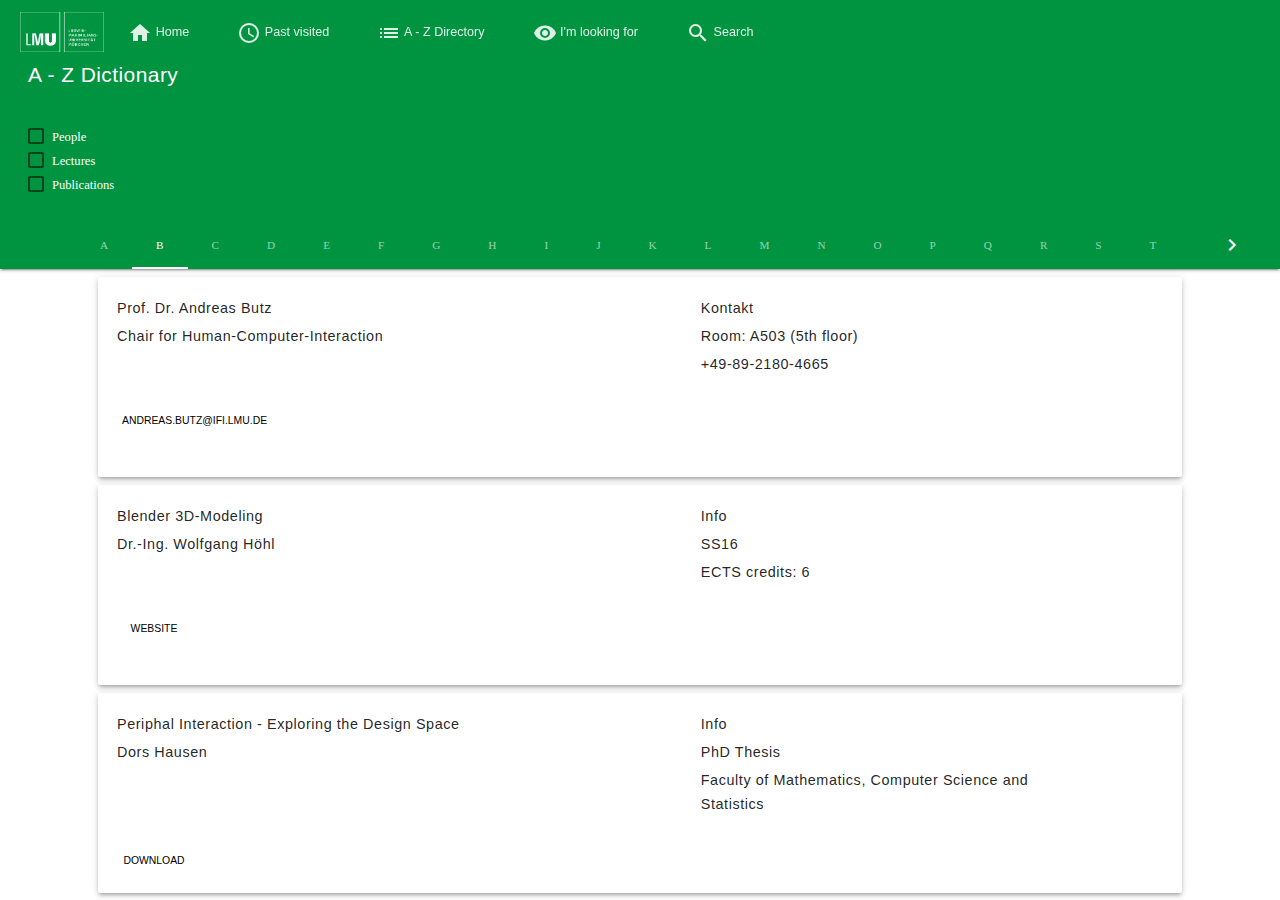
<file: directory.html>
<html>
<meta name="viewport" content="width=device-width, initial-scale=1.0">
<link rel="stylesheet" href="https://fonts.googleapis.com/icon?family=Material+Icons">
<link rel="stylesheet" href="css/material/material.min.css">

<link rel="stylesheet" href="css/app.css">
<link rel="stylesheet" href="assets/font-awesome/css/font-awesome.min.css">
<!-- <script defer src="https://code.getmdl.io/1.2.1/material.min.js"></script> -->
<!-- Simple header with scrollable tabs. -->
<body>
<div class="mdl-layout mdl-js-layout mdl-layout--fixed-header">

  <header class="mdl-layout__header" id="lmu-medieninfo-top">

    <div class="mdl-layout__header-row">
      <!-- Title -->
      <!-- <span class="mdl-layout-title"> -->
      <img class="lmu-logo" src="logo.png" height="40x">
      <!-- </span> -->
      <nav class="mdl-layout--large-screen-only mdl-navigation mdl-typography--body-1-force-preferred-font">
                      <a class="mdl-navigation__link logo-font" href="home.html"><i class="material-icons">home</i> Home</a>
                      <a class="mdl-navigation__link logo-font" onclick="openNav()" href="javascript:void(0)"><i class="material-icons">access_time</i> Past visited</a>
                      <a class="mdl-navigation__link logo-font" href=""><i class="material-icons">list</i> A - Z Directory</a>
                      <a class="mdl-navigation__link logo-font" href=""><i class="material-icons">remove_red_eye</i> I'm looking for</a>
                      <a class="mdl-navigation__link logo-font" href=""><i class="material-icons">search</i> Search</a>
      </nav>
    </div>
    <div class="mdl-cell mdl-cell--3-col mdl-cell--4-col-tablet mdl-cell--4-col-phone">
    <span class="mdl-layout-title">A - Z Dictionary</span><br><br>
    <!-- <a name="lmu-medieninfo-top"> -->
    <p>
            <label class="mdl-checkbox mdl-js-checkbox mdl-js-ripple-effect" for="checkbox-1">
            <input type="checkbox" id="checkbox-1" class="mdl-checkbox__input">
            <span class="mdl-checkbox__label">People</span>
            </label>
            <label class="mdl-checkbox mdl-js-checkbox mdl-js-ripple-effect" for="checkbox-2">
              <input type="checkbox" id="checkbox-2" class="mdl-checkbox__input">
              <span class="mdl-checkbox__label">Lectures</span>
            </label>
            <label class="mdl-checkbox mdl-js-checkbox mdl-js-ripple-effect" for="checkbox-3">
              <input type="checkbox" id="checkbox-3" class="mdl-checkbox__input">
              <span class="mdl-checkbox__label">Publications</span>
            </label>
    </p>
  </div>

    <!-- Tabs -->
    <div class="mdl-layout__tab-bar mdl-js-ripple-effect ">
      <a href="#scroll-tab-1" class="mdl-layout__tab">A</a>
        <a href="#scroll-tab-2" class="mdl-layout__tab is-active">B</a>
        <a href="#scroll-tab-3" class="mdl-layout__tab">C</a>
        <a href="#scroll-tab-4" class="mdl-layout__tab">D</a>
        <a href="#scroll-tab-5" class="mdl-layout__tab">E</a>
        <a href="#scroll-tab-6" class="mdl-layout__tab">F</a>
        <a href="#scroll-tab-3" class="mdl-layout__tab">G</a>
        <a href="#scroll-tab-4" class="mdl-layout__tab">H</a>
        <a href="#scroll-tab-5" class="mdl-layout__tab">I</a>
        <a href="#scroll-tab-6" class="mdl-layout__tab">J</a>
        <a href="#scroll-tab-3" class="mdl-layout__tab">K</a>
        <a href="#scroll-tab-4" class="mdl-layout__tab">L</a>
        <a href="#scroll-tab-5" class="mdl-layout__tab">M</a>
        <a href="#scroll-tab-6" class="mdl-layout__tab">N</a>
        <a href="#scroll-tab-3" class="mdl-layout__tab">O</a>
        <a href="#scroll-tab-4" class="mdl-layout__tab">P</a>
        <a href="#scroll-tab-5" class="mdl-layout__tab">Q</a>
        <a href="#scroll-tab-6" class="mdl-layout__tab">R</a>
        <a href="#scroll-tab-3" class="mdl-layout__tab">S</a>
        <a href="#scroll-tab-4" class="mdl-layout__tab">T</a>
        <a href="#scroll-tab-5" class="mdl-layout__tab">U</a>
        <a href="#scroll-tab-6" class="mdl-layout__tab">V</a>
        <a href="#scroll-tab-6" class="mdl-layout__tab">W</a>
        <a href="#scroll-tab-3" class="mdl-layout__tab">X</a>
        <a href="#scroll-tab-4" class="mdl-layout__tab">Y</a>
        <a href="#scroll-tab-5" class="mdl-layout__tab">Z</a>
    </div>
  </header>

  <!-- <! For small screens show a drawer -->
  <div class="mdl-layout__drawer mdl-layout--small-screen-only">
        <!-- <span class="mdl-layout-title"> -->
          <!-- <img class="android-logo-image" src="images/android-logo-white.png"> -->
        <!-- </span> -->
          <nav class="mdl-navigation">

          <!-- <div class="mdl-grid mdl-cell--stretch mdl-cell--right"> -->
          <!-- <div class="mdl-layout-spacer"></div> -->
             <!-- <div class="mdl-layout-spacer"></div> -->
             <!-- <div class="mdl-layout-spacer"></div> -->
             <!-- <div class="mdl-cell mdl-cell--4-col"> -->
             <!-- <a class="logo-font" href=""><i class="material-icons">close</i></a> -->
          <!-- </div> -->
          <!-- <a class="logo-font close-window-button" href=""><i class="material-icons">close</i></a> -->
          <a class="mdl-navigation__link logo-font" href=""><i class="material-icons">search</i> Search</a>
          <div class="android-drawer-separator"></div>
          <a class="mdl-navigation__link logo-font" href="home.html"><i class="material-icons">home</i> Home</a>
          <div class="android-drawer-separator"></div>
          <a class="mdl-navigation__link logo-font" onclick="openNav()" href="javascript:void(0)"><i class="material-icons">access_time</i> Past visited</a>
          <div class="android-drawer-separator"></div>
          <a class="mdl-navigation__link logo-font" href=""><i class="material-icons">list</i> A - Z Directory</a>
          <div class="android-drawer-separator"></div>
          <a class="mdl-navigation__link logo-font" href=""><i class="material-icons">remove_red_eye</i> I'm looking for</a>
          <!-- <span class="mdl-navigation__link" href="">Versions</span> -->
          <a class="mdl-navigation__link" href="">Infos about attending</a>
          <a class="mdl-navigation__link" href="">Student resources</a>
          <a class="mdl-navigation__link" href="">Faculty/Staff Resources</a>
          <a class="mdl-navigation__link" href="">Current lectures</a>
          <a class="mdl-navigation__link" href="">Current resources</a>
        </nav>

  </div>
  <!-- Right align the drawer button -->
  <style>
  </style>
 <main class="mdl-layout__content">
    <section class="mdl-layout__tab-panel is-active" id="scroll-tab-1">
      <div class="page-content"><!-- Your content goes here --></div>
    </section>
    <section class="mdl-layout__tab-panel" id="scroll-tab-2">
      <div class="page-content"><!-- Your content goes here --></div>
    </section>
    <section class="mdl-layout__tab-panel" id="scroll-tab-3">
      <div class="page-content"><!-- Your content goes here --></div>
    </section>
    <section class="mdl-layout__tab-panel" id="scroll-tab-4">
      <div class="page-content"><!-- Your content goes here --></div>
    </section>
    <section class="mdl-layout__tab-panel" id="scroll-tab-5">
      <div class="page-content"><!-- Your content goes here --></div>
    </section>
    <section class="mdl-layout__tab-panel" id="scroll-tab-6">
      <div class="page-content"><!-- Your content goes here --></div>
    </section>
  </main>
  <!-- <div class=""> -->
          <!-- <div class="mdl-typography--display-1-color-contrast"></div> -->
          <!-- For small screens -->
  <main>
          <div class="mdl-grid lmu-max-width mdl-layout--small-screen-only">
            <div class="lmu-card-height mdl-cell mdl-cell--12-col mdl-cell--4-col-tablet mdl-cell--4-col-phone mdl-card mdl-shadow--3dp">
              <div class="mdl-card__media">
                <!-- <img src="images/more-from-1.png"> -->
              </div>
              <div class="mdl-card__title">
                 <h4 class="mdl-card__title-text">Prof. Dr. Andreas Butz</h4>
              </div>
              <div class="mdl-card__supporting-text">
                <span class="mdl-typography--font-light mdl-typography--subhead">
                  Chair for Human-Computer-Interaction<br><br>
                  <b>Contact</b><br>
                  Room: A503<br>
                  +49-89-2180-4665</span>
              </div>
              <div class="mdl-card__actions">
                 <a class="android-link mdl-button mdl-js-button mdl-typography--text-uppercase" href="">
                   andreas.butz@ifi.lmu.de
                   <!-- <i class="material-icons">chevron_right</i> -->
                 </a>
              </div>
            </div>

            <div class="mdl-cell mdl-cell--12-col mdl-cell--4-col-tablet mdl-cell--4-col-phone mdl-card mdl-shadow--3dp">
              <div class="mdl-card__media">
                <!-- <img src="images/more-from-4.png"> -->
              </div>
              <div class="mdl-card__title">
                 <h4 class="mdl-card__title-text">Blender 3D-Modeling</h4>
              </div>
              <div class="mdl-card__supporting-text">
                <span class="mdl-typography--font-light mdl-typography--subhead">
                <!-- <p> -->
                Dr.-Ing. Wolfang Höhl
                <br><br>
                <b>Info</b><br>
                SS 16<br>
                ECTS credits: 6
                <!-- </p> -->
                </span>
              </div>
              <div class="mdl-card__actions">
                 <a class="android-link mdl-button mdl-js-button mdl-typography--text-uppercase" href="">
                   Website
                   <!-- <i class="material-icons">chevron_right</i> -->
                 </a>
              </div>
            </div>

            <div class="mdl-cell mdl-cell--12-col mdl-cell--4-col-tablet mdl-cell--4-col-phone mdl-card mdl-shadow--3dp">
              <div class="mdl-card__media">
                <!-- <img src="images/more-from-2.png"> -->
              </div>
              <div class="mdl-card__title">
                 <h4 class="mdl-card__title-text">Periphal Interaction - Exploring the Design Space</h4>
              </div>
              <div class="mdl-card__supporting-text">
                <span class="mdl-typography--font-light mdl-typography--subhead">
                  <!-- <p> -->
                  Doris Hausen<br><br>
                  <b>Info</b><br>
                  PhD thesis<br>
                  Faculty of Mathematics, Computer Science and Statistics
                  <!-- </p> -->
                </span>
              </div>
              <div class="mdl-card__actions">
                 <a class="android-link mdl-button mdl-js-button mdl-typography--text-uppercase" href="">
                   Download
                   <!-- <i class="material-icons">chevron_right</i> -->
                 </a>
              </div>
            </div>


          </div>
          <!-- For large screens -->
          <div class="mdl-grid lmu-max-width mdl-layout--large-screen-only">
            <div class="lmu-card-height mdl-cell mdl-cell--12-col mdl-cell--4-col-tablet mdl-cell--4-col-phone mdl-card mdl-shadow--3dp">
              <div class="mdl-card__media">
                <!-- <img src="images/more-from-1.png"> -->
              </div>
              <!-- <div class="mdl-card__title"> -->
                 <!-- <h4 class="mdl-card__title-text">Prof. Dr. Andreas Butz</h4> -->
              <!-- </div> -->
              <div class="mdl-card__supporting-text mdl-typography--font-light mdl-typography--subhead">
                  <table style="width:100%">
                  <tr>
                    <th class="mdl-typography--subhead" style="width:60%">Prof. Dr. Andreas Butz</th>
                    <th class="mdl-typography--subhead">Kontakt</th>
                  </tr>
                  <tr>
                    <td class="mdl-typography--font-light mdl-typography--subhead">
                    Chair for Human-Computer-Interaction
                    </td>
                    <td class="mdl-typography--font-light mdl-typography--subhead">
                    Room: A503 (5th floor)
                  </td>
                  </tr>
                  <tr>
                    <td class="mdl-typography--font-light mdl-typography--subhead"></td>
                    <td class="mdl-typography--font-light mdl-typography--subhead">+49-89-2180-4665</td>
                  </tr>

                  </table>

              </div>
              <div class="mdl-card__actions">
                 <a class="android-link mdl-button mdl-js-button mdl-typography--text-uppercase" href="">
                   andreas.butz@ifi.lmu.de
                   <!-- <i class="material-icons">chevron_right</i> -->
                 </a>
              </div>
            </div>
            <div class="lmu-card-height mdl-cell mdl-cell--12-col mdl-cell--4-col-tablet mdl-cell--4-col-phone mdl-card mdl-shadow--3dp">
              <div class="mdl-card__media">
                <!-- <img src="images/more-from-1.png"> -->
              </div>
              <!-- <div class="mdl-card__title"> -->
                 <!-- <h4 class="mdl-card__title-text">Prof. Dr. Andreas Butz</h4> -->
              <!-- </div> -->
              <div class="mdl-card__supporting-text mdl-typography--font-light mdl-typography--subhead">
                  <table style="width:100%">
                  <tr>
                    <th class="mdl-typography--subhead" style="width:60%">Blender 3D-Modeling</th>
                    <th class="mdl-typography--subhead">Info</th>
                  </tr>
                  <tr>
                    <td class="mdl-typography--font-light mdl-typography--subhead">Dr.-Ing. Wolfgang Höhl
                    </td>
                    <td class="mdl-typography--font-light mdl-typography--subhead">SS16
                  </td>
                  </tr>
                  <tr>
                    <td class="mdl-typography--font-light mdl-typography--subhead"></td>
                    <td class="mdl-typography--font-light mdl-typography--subhead">ECTS credits: 6</td>
                  </tr>

                  </table>

              </div>
              <div class="mdl-card__actions">
                 <a class="android-link mdl-button mdl-js-button mdl-typography--text-uppercase" href="">
                   Website
                   <!-- <i class="material-icons">chevron_right</i> -->
                 </a>
              </div>
            </div>

            <div class="lmu-card-height mdl-cell mdl-cell--12-col mdl-cell--4-col-tablet mdl-cell--4-col-phone mdl-card mdl-shadow--3dp">
              <div class="mdl-card__media">
                <!-- <img src="images/more-from-1.png"> -->
              </div>
              <!-- <div class="mdl-card__title"> -->
                 <!-- <h4 class="mdl-card__title-text">Prof. Dr. Andreas Butz</h4> -->
              <!-- </div> -->
              <div class="mdl-card__supporting-text mdl-typography--font-light mdl-typography--subhead">
                  <table style="width:100%">
                  <tr>
                    <th class="mdl-typography--subhead" style="width:60%">Periphal Interaction - Exploring the Design Space</th>
                    <th class="mdl-typography--subhead">Info</th>
                  </tr>
                  <tr>
                    <td class="mdl-typography--font-light mdl-typography--subhead">
                    Dors Hausen
                    </td>
                    <td class="mdl-typography--font-light mdl-typography--subhead">
                    PhD Thesis
                  </td>
                  </tr>
                  <tr>
                    <td class="mdl-typography--font-light mdl-typography--subhead"></td>
                    <td class="mdl-typography--font-light mdl-typography--subhead">Faculty of Mathematics, Computer Science and Statistics</td>
                  </tr>

                  </table>

              </div>
              <div class="mdl-card__actions">
                 <a class="android-link mdl-button mdl-js-button mdl-typography--text-uppercase" href="">
                   Download
                   <!-- <i class="material-icons">chevron_right</i> -->
                 </a>
              </div>
            </div>


          </div>
          <!-- <body> -->
          <!-- <div class="footer mdl-cell mdl-cell--12-col"> -->
          <div class="back-to-top mdl-cell mdl-cell--12-col">
              <div class="cell-content">
                <button class="mdl-cell--stretch mdl-cell--middle mdl-button mdl-js-button mdl-button--fab">
                  <a href="#lmu-medieninfo-top"><i class="material-icons">keyboard_arrow_up</i></a>
                </button>
              </div>
          </div>
          <div class="footer mdl-cell mdl-cell--12-col">
            <div class="footer-upper color-dark-green">
              <h5 class="lmu-footer">Institut für Informatik <br> LFE Medieninformatik </h5>
              <p class="lmu-footer">
                Amalienstraße 17 <br>
                Vordergebäude, 5. Stock, Zimmer 507 <br>
                80333 München <br>
                Germany
              </p>
              <div class="social-media-icons">
                <i class="fa fa-facebook-square" aria-hidden="true"></i>
                <i class="fa fa-youtube-square" aria-hidden="true"></i>
                <i class="fa fa-wordpress" aria-hidden="true"></i>
                <i class="fa fa-twitter-square" aria-hidden="true"></i>
                <i class="fa fa-linkedin-square" aria-hidden="true"></i>
              </div>
            </div>
            <div class="footer-lower color-dark-grey">
              <a href="#">Impressum</a>
              <a href="#">Privacy Agreement</a>
            </div>
          </div>
          <!-- </body> -->
    <!-- </div> -->
  </main>
  </div>
</body>

<script src="js/material/material.min.js"></script>

<script src="js/app.js"></script>
</html>
</file>
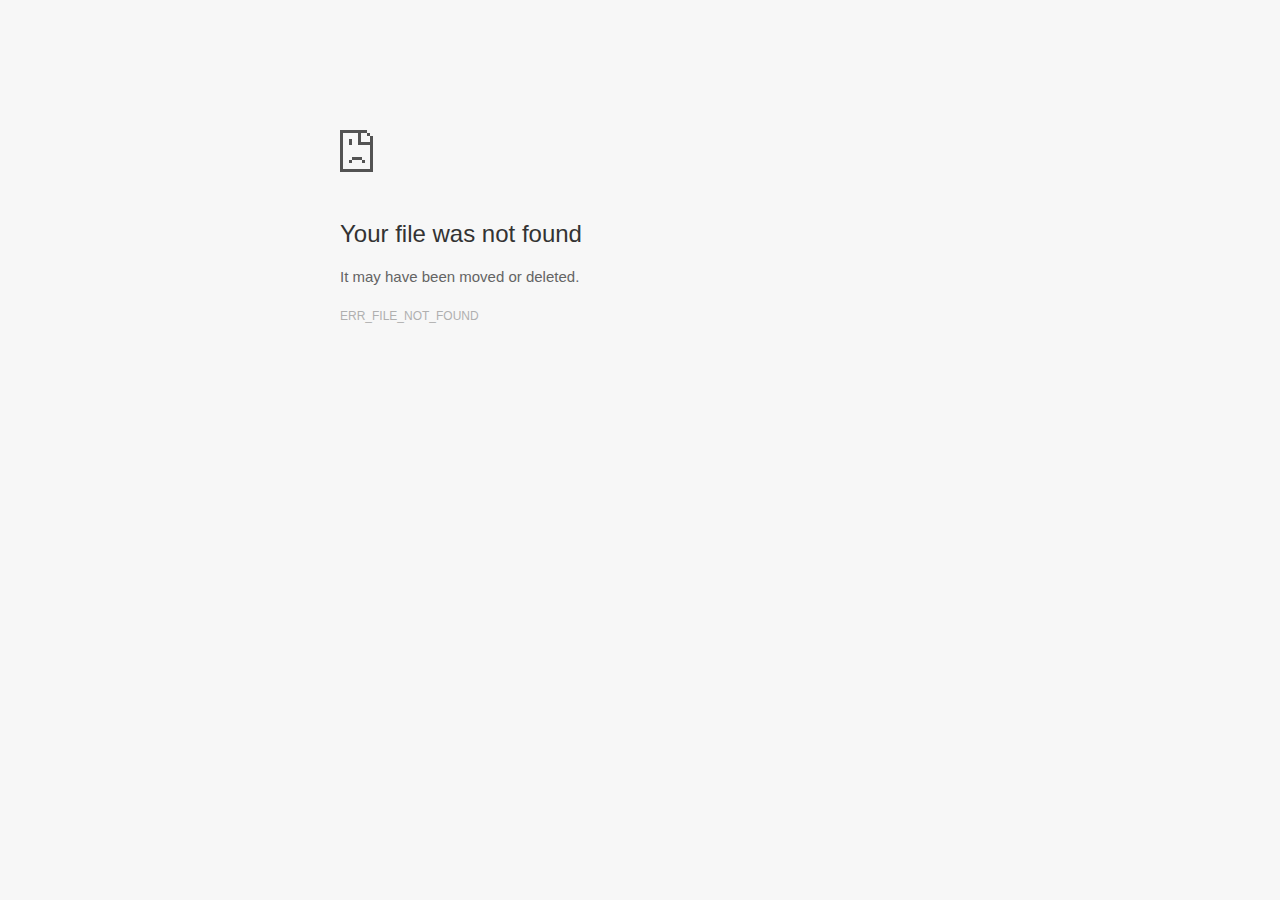
<file: assets/images/past-visited.htm>
<!DOCTYPE html>
<!-- saved from url=(0028)data:text/html,chromewebdata -->
<html i18n-values="dir:textdirection;lang:language" dir="ltr" lang="en" i18n-processed=""><head><meta http-equiv="Content-Type" content="text/html; charset=UTF-8">
  
  <meta name="viewport" content="width=device-width, initial-scale=1.0,
                                 maximum-scale=1.0, user-scalable=no">
  <title i18n-content="title">file:///Users/petergleixner/Documents/Uni/MMIII/lmu_redesign/past-visited.html</title>
  <style>/* Copyright 2014 The Chromium Authors. All rights reserved.
   Use of this source code is governed by a BSD-style license that can be
   found in the LICENSE file. */

a {
  color: #585858;
}

.bad-clock .icon {
  background-image: -webkit-image-set(
      url([data-uri]) 1x,
      url([data-uri]) 2x);
}

body {
  background-color: #f7f7f7;
  color: #646464;
}

body.safe-browsing {
  background-color: rgb(206, 52, 38);
  color: white;
}

button {
  -webkit-user-select: none;
  background: rgb(66, 133, 244);
  border: 0;
  border-radius: 2px;
  box-sizing: border-box;
  color: #fff;
  cursor: pointer;
  float: right;
  font-size: .875em;
  margin: 0;
  padding: 10px 24px;
  transition: box-shadow 200ms cubic-bezier(0.4, 0, 0.2, 1);
}

[dir='rtl'] button {
  float: left;
}

button:active {
  background: rgb(50, 102, 213);
  outline: 0;
}

button:hover {
  box-shadow: 0 1px 3px rgba(0, 0, 0, .50);
}

#debugging {
  display: inline;
  overflow: auto;
}

.debugging-content {
  line-height: 1em;
  margin-bottom: 0;
  margin-top: 1em;
}

.debugging-title {
  font-weight: bold;
}

#details {
  color: #696969;
  margin: 45px 0 50px;
}

#details p:not(:first-of-type) {
  margin-top: 20px;
}

#details-button {
  background: inherit;
  border: 0;
  float: none;
  margin: 0;
  padding: 10px 0;
  text-transform: uppercase;
}

#details-button:hover {
  box-shadow: inherit;
  text-decoration: underline;
}

.error-code {
  color: #696969;
  display: inline;
  font-size: .86667em;
  margin-top: 15px;
  opacity: .5;
  text-transform: uppercase;
}

#error-debugging-info {
  font-size: 0.8em;
}

h1 {
  color: #333;
  font-size: 1.6em;
  font-weight: normal;
  line-height: 1.25em;
  margin-bottom: 16px;
}

h2 {
  font-size: 1.2em;
  font-weight: normal;
}

.hidden {
  display: none;
}

html {
  -webkit-text-size-adjust: 100%;
  font-size: 125%;
}

.icon {
  background-repeat: no-repeat;
  background-size: 100%;
  height: 72px;
  margin: 0 0 40px;
  width: 72px;
}

input[type=checkbox] {
  opacity: 0;
}

input[type=checkbox]:focus ~ .checkbox {
  outline: -webkit-focus-ring-color auto 5px;
}

.interstitial-wrapper {
  box-sizing: border-box;
  font-size: 1em;
  line-height: 1.6em;
  margin: 100px auto 0;
  max-width: 600px;
  width: 100%;
}

#main-message > p {
  display: inline;
}

#extended-reporting-opt-in {
  font-size: .875em;
  margin-top: 39px;
}

#extended-reporting-opt-in label {
  position: relative;
}

.nav-wrapper {
  margin-top: 51px;
}

.nav-wrapper::after {
  clear: both;
  content: '';
  display: table;
  width: 100%;
}

.safe-browsing :-webkit-any(
    a, #details, #details-button, h1, h2, p, .small-link) {
  color: white;
}

.safe-browsing button {
  background-color: rgba(255, 255, 255, .15);
}

.safe-browsing button:active {
  background-color: rgba(255, 255, 255, .25);
}

.safe-browsing button:hover {
  box-shadow: 0 2px 3px rgba(0, 0, 0, .5);
}

.safe-browsing .error-code {
  display: none;
}

.safe-browsing .new-icons {
  background-image: -webkit-image-set(
      url([data-uri]) 1x,
      url([data-uri]) 2x);
}

.safe-browsing .old-icons {
  background-image: -webkit-image-set(
      url([data-uri]) 1x,
      url([data-uri]) 2x);
}

.small-link {
  color: #696969;
  font-size: .875em;
}

.ssl .new-icons {
  background-image: -webkit-image-set(
      url([data-uri]) 1x,
      url([data-uri]) 2x);
}

.ssl .old-icons {
  background-image: -webkit-image-set(
      url([data-uri]) 1x,
      url([data-uri]) 2x);
}

.captive-portal .icon {
  background-image: -webkit-image-set(
      url([data-uri]) 1x,
      url([data-uri]) 2x);
}

.checkbox {
  background: transparent;
  border: 1px solid white;
  border-radius: 2px;
  display: block;
  height: 14px;
  left: 0;
  position: absolute;
  right: 0;
  top: -1px;
  width: 14px;
}

.checkbox::before {
  background: transparent;
  border: 2px solid white;
  border-right-width: 0;
  border-top-width: 0;
  content: '';
  height: 4px;
  left: 2px;
  opacity: 0;
  position: absolute;
  top: 3px;
  transform: rotate(-45deg);
  width: 9px;
}

.ssl-opt-in .checkbox {
  border-color: #696969;
}

.ssl-opt-in .checkbox::before {
  border-color: #696969;
}

input[type=checkbox]:checked ~ .checkbox::before {
  opacity: 1;
}

@media (max-width: 700px) {
  .interstitial-wrapper {
    padding: 0 10%;
  }

  #error-debugging-info {
    overflow: auto;
  }
}

@media (max-height: 600px) {
  .error-code {
    margin-top: 10px;
  }
}

@media (max-width: 420px) {
  button,
  [dir='rtl'] button,
  .small-link {
    float: none;
    font-size: .825em;
    font-weight: 400;
    margin: 0;
    text-transform: uppercase;
    width: 100%;
  }

  #details {
    margin: 20px 0 20px 0;
  }

  #details p:not(:first-of-type) {
    margin-top: 10px;
  }

  #details-button {
    display: block;
    margin-top: 20px;
    text-align: center;
    width: 100%;
  }

  .interstitial-wrapper {
    padding: 0 5%;
  }

  #extended-reporting-opt-in {
    margin-top: 24px;
  }

  .nav-wrapper {
    margin-top: 30px;
  }
}

/**
 * Mobile specific styling.
 * Navigation buttons are anchored to the bottom of the screen.
 * Details message replaces the top content in its own scrollable area.
 */

@media (max-width: 420px) and (max-height: 736px) and (orientation: portrait) {
  #details-button {
    border: 0;
    margin: 8px 0 0;
  }

  .secondary-button {
    -webkit-margin-end: 0;
    margin-top: 16px;
  }
}

/* Fixed nav. */
@media (min-width: 240px) and (max-width: 420px) and
       (min-height: 401px) and (max-height: 736px) and (orientation:portrait),
       (min-width: 421px) and (max-width: 736px) and (min-height: 240px) and
       (max-height: 420px) and (orientation:landscape) {
  body .nav-wrapper {
    background: #f7f7f7;
    bottom: 0;
    box-shadow: 0 -22px 40px rgb(247, 247, 247);
    left: 0;
    margin: 0;
    max-width: 736px;
    padding-left: 24px;
    padding-right: 24px;
    position: fixed;
    z-index: 1;
  }

  body.safe-browsing .nav-wrapper {
    background: rgb(206, 52, 38);
    box-shadow: 0 -22px 40px rgb(206, 52, 38);
  }

  .interstitial-wrapper {
    max-width: 736px;
  }

  #details,
  #main-content {
    padding-bottom: 40px;
  }
}

@media (max-width: 420px) and (max-height: 736px) and (orientation: portrait),
       (max-width: 736px) and (max-height: 420px) and (orientation: landscape) {
  body {
    margin: 0 auto;
  }

  button,
  [dir='rtl'] button,
  button.small-link {
    font-family: Roboto-Regular,Helvetica;
    font-size: .933em;
    font-weight: 600;
    margin: 6px 0;
    text-transform: uppercase;
  }

  .nav-wrapper {
    box-sizing: border-box;
    padding-bottom: 8px;
    width: 100%;
  }

  .error-code {
    margin-top: 0;
  }

  #details {
    box-sizing: border-box;
    height: auto;
    margin: 0;
    opacity: 1;
    transition: opacity 250ms cubic-bezier(0.4, 0, 0.2, 1);
  }

  #details.hidden,
  #main-content.hidden {
    display: block;
    height: 0;
    opacity: 0;
    overflow: hidden;
    transition: none;
  }

  #details-button {
    padding-bottom: 16px;
    padding-top: 16px;
  }

  h1 {
    font-size: 1.5em;
    margin-bottom: 8px;
  }

  .icon {
    margin-bottom: 12px;
  }

  .interstitial-wrapper {
    box-sizing: border-box;
    margin: 24px auto 12px;
    padding: 0 24px;
    position: relative;
  }

  .interstitial-wrapper p {
    font-size: .95em;
    line-height: 1.61em;
    margin-top: 8px;
  }

  #main-content {
    margin: 0;
    transition: opacity 100ms cubic-bezier(0.4, 0, 0.2, 1);
  }

  .small-link {
    border: 0;
  }

  .suggested-left > #control-buttons,
  .suggested-right > #control-buttons {
    float: none;
    margin: 0;
  }
}

@media (min-height: 400px) and (orientation:portrait) {
  .interstitial-wrapper {
    margin-bottom: 145px;
  }
}

@media (min-height: 299px) and (orientation:portrait) {
  .nav-wrapper {
    padding-bottom: 16px;
  }
}

@media (min-height: 405px) and (max-height: 736px) and
       (max-width: 420px) and (orientation:portrait) {
  .icon {
    margin-bottom: 24px;
  }

  .interstitial-wrapper {
    margin-top: 64px;
  }
}

@media (min-height: 480px) and (max-width: 420px) and
       (max-height: 736px) and (orientation: portrait),
       (min-height: 338px) and (max-height: 420px) and (max-width: 736px) and
       (orientation: landscape) {
  .icon {
    margin-bottom: 24px;
  }

  .nav-wrapper {
    padding-bottom: 24px;
  }
}

@media (min-height: 500px) and (max-width: 414px) and (orientation: portrait) {
  .interstitial-wrapper {
    margin-top: 96px;
  }
}

/* Phablet sizing */
@media (min-width: 375px) and (min-height: 641px) and (max-height: 736px) and
       (max-width: 414px) and (orientation: portrait) {
  button,
  [dir='rtl'] button,
  .small-link {
    font-size: 1em;
    padding-bottom: 12px;
    padding-top: 12px;
  }

  body:not(.offline) .icon {
    height: 80px;
    width: 80px;
  }

  #details-button {
    margin-top: 28px;
  }

  h1 {
    font-size: 1.7em;
  }

  .icon {
    margin-bottom: 28px;
  }

  .interstitial-wrapper {
    padding: 28px;
  }

  .interstitial-wrapper p {
    font-size: 1.05em;
  }

  .nav-wrapper {
    padding: 28px;
  }
}

@media (min-width: 420px) and (max-width: 736px) and
       (min-height: 240px) and (max-height: 298px) and
       (orientation:landscape) {
  body:not(.offline) .icon {
    height: 50px;
    width: 50px;
  }

  .icon {
    padding-top: 0;
  }

  .interstitial-wrapper {
    margin-top: 16px;
  }

  .nav-wrapper {
    padding: 0 24px 8px;
  }
}

@media (min-width: 420px) and (max-width: 736px) and
       (min-height: 240px) and (max-height: 420px) and
       (orientation:landscape) {
  #details-button {
    margin: 0;
  }

  .interstitial-wrapper {
    margin-bottom: 70px;
  }

  .nav-wrapper {
    margin-top: 0;
  }

  #extended-reporting-opt-in {
    margin-top: 0;
  }
}

/* Phablet landscape */
@media (min-width: 680px) and (max-height: 414px) {
  .interstitial-wrapper {
    margin: 24px auto;
  }

  .nav-wrapper {
    margin: 16px auto 0;
  }
}

@media (max-height: 240px) and (orientation: landscape),
       (max-height: 480px) and (orientation: portrait),
       (max-width: 419px) and (max-height: 323px) {
  body:not(.offline) .icon {
    height: 56px;
    width: 56px;
  }

  .icon {
    margin-bottom: 16px;
  }
}

/* Small mobile screens. No fixed nav. */
@media (max-height: 400px) and (orientation: portrait),
       (max-height: 239px) and (orientation: landscape),
       (max-width: 419px) and (max-height: 399px) {
  .interstitial-wrapper {
    display: flex;
    flex-direction: column;
    margin-bottom: 0;
  }

  #details {
    flex: 1 1 auto;
    order: 0;
  }

  #main-content {
    flex: 1 1 auto;
    order: 0;
  }

  .nav-wrapper {
    flex: 0 1 auto;
    margin-top: 8px;
    order: 1;
    padding-left: 0;
    padding-right: 0;
    position: relative;
    width: 100%;
  }
}

@media (max-width: 239px) and (orientation: portrait) {
  .nav-wrapper {
    padding-left: 0;
    padding-right: 0;
  }
}
</style>
  <style>/* Copyright 2013 The Chromium Authors. All rights reserved.
 * Use of this source code is governed by a BSD-style license that can be
 * found in the LICENSE file. */

/* Don't use the main frame div when the error is in a subframe. */
html[subframe] #main-frame-error {
  display: none;
}

/* Don't use the subframe error div when the error is in a main frame. */
html:not([subframe]) #sub-frame-error {
  display: none;
}

#diagnose-button {
  -webkit-margin-start: 0;
  float: none;
  margin-bottom: 10px;
  margin-top: 20px;
}

h1 {
  margin-top: 0;
  word-wrap: break-word;
}

h1 span {
  font-weight: 500;
}

h2 {
  color: #666;
  font-size: 1.2em;
  font-weight: normal;
  margin: 10px 0;
}

a {
  color: rgb(17, 85, 204);
  text-decoration: none;
}

.icon {
  -webkit-user-select: none;
  display: inline-block;
}

.icon-generic {
  /**
   * Can't access chrome://theme/IDR_ERROR_NETWORK_GENERIC from an untrusted
   * renderer process, so embed the resource manually.
   */
  content: -webkit-image-set(
      url([data-uri]) 1x,
      url([data-uri]) 2x);
}

.icon-offline {
  content: -webkit-image-set(
      url([data-uri]) 1x,
      url([data-uri]) 2x);
  position: relative;
}

.icon-disabled {
  content: -webkit-image-set(
      url([data-uri]) 1x,
      url([data-uri]) 2x);
  width: 112px;
}

.error-code {
  display: block;
  font-size: .8em;
}

#content-top {
  margin: 20px;
}

#help-box-inner {
  background-color: #f9f9f9;
  border-top: 1px solid #EEE;
  color: #444;
  padding: 20px;
  text-align: start;
}

.hidden {
  display: none;
}

#suggestion {
  margin-top: 15px;
}

#suggestions-list p {
  -webkit-margin-after: 0;
}

#suggestions-list ul {
  margin-top: 0;
}

.single-suggestion {
  list-style-type: none;
  padding-left: 0;
}

#short-suggestion {
  margin-top: 5px;
}

#sub-frame-error-details {

  color: #8F8F8F;
/* Not done on mobile for performance reasons. */
  text-shadow: 0 1px 0 rgba(255,255,255,0.3);
}

[jscontent=hostName],
[jscontent=failedUrl] {
  overflow-wrap: break-word;
}

#search-container {
  /* Prevents a space between controls. */
  display: flex;
  margin-top: 20px;
}

#search-box {
  border: 1px solid #cdcdcd;
  flex-grow: 1;
  font-size: 1em;
  height: 26px;
  margin-right: 0;
  padding: 1px 9px;
}

#search-box:focus {
  border: 1px solid rgb(93, 154, 255);
  outline: none;
}

#search-button {
  border: none;
  border-bottom-left-radius: 0;
  border-top-left-radius: 0;
  box-shadow: none;
  display: flex;
  height: 30px;
  margin: 0;
  padding: 0;
  width: 60px;
}

#search-image {
  content:
      -webkit-image-set(
          url([data-uri]) 1x,
          url([data-uri]) 2x);
  margin: auto;
}

.secondary-button {
  -webkit-margin-end: 16px;
  background: #d9d9d9;
  color: #696969;
}

.snackbar {
  background: #323232;
  border-radius: 2px;
  bottom: 24px;
  box-sizing: border-box;
  color: #fff;
  font-size: .87em;
  left: 24px;
  max-width: 568px;
  min-width: 288px;
  opacity: 0;
  padding: 16px 24px 12px;
  position: fixed;
  transform: translateY(90px);
  will-change: opacity, transform;
  z-index: 999;
}

.snackbar-show {
  -webkit-animation:
    show-snackbar .25s cubic-bezier(0.0, 0.0, 0.2, 1) forwards,
    hide-snackbar .25s cubic-bezier(0.4, 0.0, 1, 1) forwards 5s;
}

@-webkit-keyframes show-snackbar {
  100% {
    opacity: 1;
    transform: translateY(0);
  }
}

@-webkit-keyframes hide-snackbar {
  0% {
    opacity: 1;
    transform: translateY(0);
  }
  100% {
    opacity: 0;
    transform: translateY(90px);
  }
}

.suggestions {
  margin-top: 18px;
}

.suggestion-header {
  font-weight: bold;
  margin-bottom: 4px;
}

.suggestion-body {
  color: #777;
}

/* Increase line height at higher resolutions. */
@media (min-width: 641px) and (min-height: 641px) {
  #help-box-inner {
    line-height: 18px;
  }
}

/* Decrease padding at low sizes. */
@media (max-width: 640px), (max-height: 640px) {
  h1 {
    margin: 0 0 15px;
  }
  #content-top {
    margin: 15px;
  }
  #help-box-inner {
    padding: 20px;
  }
  .suggestions {
    margin-top: 10px;
  }
  .suggestion-header {
    margin-bottom: 0;
  }
}

/* Don't allow overflow when in a subframe. */
html[subframe] body {
  overflow: hidden;
}

#sub-frame-error {
  -webkit-align-items: center;
  background-color: #DDD;
  display: -webkit-flex;
  -webkit-flex-flow: column;
  height: 100%;
  -webkit-justify-content: center;
  left: 0;
  position: absolute;
  text-align: center;
  top: 0;
  transition: background-color .2s ease-in-out;
  width: 100%;
}

#sub-frame-error:hover {
  background-color: #EEE;
}

#sub-frame-error .icon-generic {
  margin: 0 0 16px;
}

#sub-frame-error-details {
  margin: 0 10px;
  text-align: center;
  visibility: hidden;
}

/* Show details only when hovering. */
#sub-frame-error:hover #sub-frame-error-details {
  visibility: visible;
}

/* If the iframe is too small, always hide the error code. */
/* TODO(mmenke): See if overflow: no-display works better, once supported. */
@media (max-width: 200px), (max-height: 95px) {
  #sub-frame-error-details {
    display: none;
  }
}

/* Adjust icon for small embedded frames in apps. */
@media (max-height: 100px) {
  #sub-frame-error .icon-generic {
    height: auto;
    margin: 0;
    padding-top: 0;
    width: 25px;
  }
}

/* details-button is special; it's a <button> element that looks like a link. */
#details-button {
  box-shadow: none;
  min-width: 0;
}

/* Styles for platform dependent separation of controls and details button. */
.suggested-left > #control-buttons,
.suggested-left #stale-load-button,
.suggested-right > #details-button {
  float: left;
}

.suggested-right > #control-buttons,
.suggested-right #stale-load-button,
.suggested-left > #details-button {
  float: right;
}

.suggested-left .secondary-button {
  -webkit-margin-end: 0px;
  -webkit-margin-start: 16px;
}

#details-button.singular {
  float: none;
}

#buttons::after {
  clear: both;
  content: '';
  display: block;
  width: 100%;
}

/* Offline page */
.offline {
  transition: -webkit-filter 1.5s cubic-bezier(0.65, 0.05, 0.36, 1),
              background-color 1.5s cubic-bezier(0.65, 0.05, 0.36, 1);
  will-change: -webkit-filter, background-color;
}

.offline #main-message > p {
  display: none;
}

.offline.inverted {
  -webkit-filter: invert(100%);
  background-color: #000;
}

.offline .interstitial-wrapper {
  color: #2b2b2b;
  font-size: 1em;
  line-height: 1.55;
  margin: 0 auto;
  max-width: 600px;
  padding-top: 100px;
  width: 100%;
}

.offline .runner-container {
  height: 150px;
  max-width: 600px;
  overflow: hidden;
  position: absolute;
  top: 35px;
  width: 44px;
}

.offline .runner-canvas {
  height: 150px;
  max-width: 600px;
  opacity: 1;
  overflow: hidden;
  position: absolute;
  top: 0;
  z-index: 2;
}

.offline .controller {
  background: rgba(247,247,247, .1);
  height: 100vh;
  left: 0;
  position: absolute;
  top: 0;
  width: 100vw;
  z-index: 1;
}

#offline-resources {
  display: none;
}

@media (max-width: 420px) {
  .suggested-left > #control-buttons,
  .suggested-right > #control-buttons {
    float: none;
  }

  .snackbar {
    left: 0;
    bottom: 0;
    width: 100%;
    border-radius: 0;
  }
}

@media (max-height: 350px) {
  h1 {
    margin: 0 0 15px;
  }

  .icon-offline {
    margin: 0 0 10px;
  }

  .interstitial-wrapper {
    margin-top: 5%;
  }

  .nav-wrapper {
    margin-top: 30px;
  }
}

@media (min-width: 600px) and (max-width: 736px) and (orientation: landscape) {
  .offline .interstitial-wrapper {
    margin-left: 0;
    margin-right: 0;
  }
}

@media (min-width: 420px) and (max-width: 736px) and
       (min-height: 240px) and (max-height: 420px) and
       (orientation:landscape) {
  .interstitial-wrapper {
    margin-bottom: 100px;
  }
}

@media (min-height: 240px) and (orientation: landscape) {
  .offline .interstitial-wrapper {
    margin-bottom: 90px;
  }

  .icon-offline {
    margin-bottom: 20px;
  }
}

@media (max-height: 320px) and (orientation: landscape) {
  .icon-offline {
    margin-bottom: 0;
  }

  .offline .runner-container {
    top: 10px;
  }
}

@media (max-width: 240px) {
  button {
    padding-left: 12px;
    padding-right: 12px;
  }

  .interstitial-wrapper {
    overflow: inherit;
    padding: 0 8px;
  }
}

@media (max-width: 120px) {
  button {
    width: auto;
  }
}
</style>
  <script>// Copyright 2015 The Chromium Authors. All rights reserved.
// Use of this source code is governed by a BSD-style license that can be
// found in the LICENSE file.

var mobileNav = false;

/**
 * For small screen mobile the navigation buttons are moved
 * below the advanced text.
 */
function onResize() {
  var helpOuterBox = document.querySelector('#details');
  var mainContent = document.querySelector('#main-content');
  var mediaQuery = '(min-width: 240px) and (max-width: 420px) and ' +
      '(max-height: 736px) and (min-height: 401px) and ' +
      '(orientation: portrait), (max-width: 736px) and ' +
      '(max-height: 420px) and (min-height: 240px) and ' +
      '(min-width: 421px) and (orientation: landscape)';

  var detailsHidden = helpOuterBox.classList.contains('hidden');
  var runnerContainer = document.querySelector('.runner-container');

  // Check for change in nav status.
  if (mobileNav != window.matchMedia(mediaQuery).matches) {
    mobileNav = !mobileNav;

    // Handle showing the top content / details sections according to state.
    if (mobileNav) {
      mainContent.classList.toggle('hidden', !detailsHidden);
      helpOuterBox.classList.toggle('hidden', detailsHidden);
      if (runnerContainer) {
        runnerContainer.classList.toggle('hidden', !detailsHidden);
      }
    } else if (!detailsHidden) {
      // Non mobile nav with visible details.
      mainContent.classList.remove('hidden');
      helpOuterBox.classList.remove('hidden');
      if (runnerContainer) {
        runnerContainer.classList.remove('hidden');
      }
    }
  }
}

function setupMobileNav() {
  window.addEventListener('resize', onResize);
  onResize();
}

document.addEventListener('DOMContentLoaded', setupMobileNav);
</script>
  <script>// Copyright 2013 The Chromium Authors. All rights reserved.
// Use of this source code is governed by a BSD-style license that can be
// found in the LICENSE file.

function toggleHelpBox() {
  var helpBoxOuter = document.getElementById('details');
  helpBoxOuter.classList.toggle('hidden');
  var detailsButton = document.getElementById('details-button');
  if (helpBoxOuter.classList.contains('hidden'))
    detailsButton.innerText = detailsButton.detailsText;
  else
    detailsButton.innerText = detailsButton.hideDetailsText;

  // Details appears over the main content on small screens.
  if (mobileNav) {
    document.getElementById('main-content').classList.toggle('hidden');
    var runnerContainer = document.querySelector('.runner-container');
    if (runnerContainer) {
      runnerContainer.classList.toggle('hidden');
    }
  }
}

function diagnoseErrors() {
if (window.errorPageController)
      errorPageController.diagnoseErrorsButtonClick();

}

// Subframes use a different layout but the same html file.  This is to make it
// easier to support platforms that load the error page via different
// mechanisms (Currently just iOS).
if (window.top.location != window.location)
  document.documentElement.setAttribute('subframe', '');

// Re-renders the error page using |strings| as the dictionary of values.
// Used by NetErrorTabHelper to update DNS error pages with probe results.
function updateForDnsProbe(strings) {
  var context = new JsEvalContext(strings);
  jstProcess(context, document.getElementById('t'));
}

// Given the classList property of an element, adds an icon class to the list
// and removes the previously-
function updateIconClass(classList, newClass) {
  var oldClass;

  if (classList.hasOwnProperty('last_icon_class')) {
    oldClass = classList['last_icon_class'];
    if (oldClass == newClass)
      return;
  }

  classList.add(newClass);
  if (oldClass !== undefined)
    classList.remove(oldClass);

  classList['last_icon_class'] = newClass;

  if (newClass == 'icon-offline') {
    document.body.classList.add('offline');
    new Runner('.interstitial-wrapper');
  } else {
    document.body.classList.add('neterror');
  }
}

// Does a search using |baseSearchUrl| and the text in the search box.
function search(baseSearchUrl) {
  var searchTextNode = document.getElementById('search-box');
  document.location = baseSearchUrl + searchTextNode.value;
  return false;
}

// Use to track clicks on elements generated by the navigation correction
// service.  If |trackingId| is negative, the element does not come from the
// correction service.
function trackClick(trackingId) {
  // This can't be done with XHRs because XHRs are cancelled on navigation
  // start, and because these are cross-site requests.
  if (trackingId >= 0 && errorPageController)
    errorPageController.trackClick(trackingId);
}

// Called when an <a> tag generated by the navigation correction service is
// clicked.  Separate function from trackClick so the resources don't have to
// be updated if new data is added to jstdata.
function linkClicked(jstdata) {
  trackClick(jstdata.trackingId);
}

// Implements button clicks.  This function is needed during the transition
// between implementing these in trunk chromium and implementing them in
// iOS.
function reloadButtonClick(url) {
  if (window.errorPageController) {
    errorPageController.reloadButtonClick();
  } else {
    location = url;
  }
}

function showSavedCopyButtonClick() {
  if (window.errorPageController) {
    errorPageController.showSavedCopyButtonClick();
  }
}

function showOfflinePagesButtonClick() {
  if (window.errorPageController) {
    errorPageController.showOfflinePagesButtonClick();
  }
}

function detailsButtonClick() {
  if (window.errorPageController)
    errorPageController.detailsButtonClick();
}

/**
 * Replace the reload button with the Google cached copy suggestion.
 */
function setUpCachedButton(buttonStrings) {
  var reloadButton = document.getElementById('reload-button');

  reloadButton.textContent = buttonStrings.msg;
  var url = buttonStrings.cacheUrl;
  var trackingId = buttonStrings.trackingId;
  reloadButton.onclick = function(e) {
    e.preventDefault();
    trackClick(trackingId);
    if (window.errorPageController) {
      errorPageController.trackCachedCopyButtonClick();
    }
    location = url;
  };
  reloadButton.style.display = '';
  document.getElementById('control-buttons').hidden = false;
}

var primaryControlOnLeft = true;
primaryControlOnLeft = false;

function onDocumentLoad() {
  var controlButtonDiv = document.getElementById('control-buttons');
  var reloadButton = document.getElementById('reload-button');
  var detailsButton = document.getElementById('details-button');
  var showSavedCopyButton = document.getElementById('show-saved-copy-button');
  var showOfflinePagesButton =
      document.getElementById('show-offline-pages-button');

  var reloadButtonVisible = loadTimeData.valueExists('reloadButton') &&
      loadTimeData.getValue('reloadButton').msg;
  var showSavedCopyButtonVisible =
      loadTimeData.valueExists('showSavedCopyButton') &&
      loadTimeData.getValue('showSavedCopyButton').msg;
  var showOfflinePagesButtonVisible =
      loadTimeData.valueExists('showOfflinePagesButton') &&
      loadTimeData.getValue('showOfflinePagesButton').msg;

  var primaryButton, secondaryButton;
  if (showSavedCopyButton.primary) {
    primaryButton = showSavedCopyButton;
    secondaryButton = reloadButton;
  } else {
    primaryButton = reloadButton;
    secondaryButton = showSavedCopyButton;
  }

  // Sets up the proper button layout for the current platform.
  if (primaryControlOnLeft) {
    buttons.classList.add('suggested-left');
    controlButtonDiv.insertBefore(secondaryButton, primaryButton);
  } else {
    buttons.classList.add('suggested-right');
    controlButtonDiv.insertBefore(primaryButton, secondaryButton);
  }

  // Check for Google cached copy suggestion.
  if (loadTimeData.valueExists('cacheButton')) {
    setUpCachedButton(loadTimeData.getValue('cacheButton'));
  }

  if (reloadButton.style.display == 'none' &&
      showSavedCopyButton.style.display == 'none' &&
      showOfflinePagesButton.style.display == 'none') {
    detailsButton.classList.add('singular');
  }

  // Show control buttons.
  if (reloadButtonVisible || showSavedCopyButtonVisible ||
      showOfflinePagesButtonVisible) {
    controlButtonDiv.hidden = false;

    // Set the secondary button state in the cases of two call to actions.
    if ((reloadButtonVisible || showOfflinePagesButtonVisible) &&
        showSavedCopyButtonVisible) {
      secondaryButton.classList.add('secondary-button');
    }
  }
}

document.addEventListener('DOMContentLoaded', onDocumentLoad);
</script>
  <script>// Copyright (c) 2014 The Chromium Authors. All rights reserved.
// Use of this source code is governed by a BSD-style license that can be
// found in the LICENSE file.
(function() {
'use strict';
/**
 * T-Rex runner.
 * @param {string} outerContainerId Outer containing element id.
 * @param {Object} opt_config
 * @constructor
 * @export
 */
function Runner(outerContainerId, opt_config) {
  // Singleton
  if (Runner.instance_) {
    return Runner.instance_;
  }
  Runner.instance_ = this;

  this.outerContainerEl = document.querySelector(outerContainerId);
  this.containerEl = null;
  this.snackbarEl = null;
  this.detailsButton = this.outerContainerEl.querySelector('#details-button');

  this.config = opt_config || Runner.config;

  this.dimensions = Runner.defaultDimensions;

  this.canvas = null;
  this.canvasCtx = null;

  this.tRex = null;

  this.distanceMeter = null;
  this.distanceRan = 0;

  this.highestScore = 0;

  this.time = 0;
  this.runningTime = 0;
  this.msPerFrame = 1000 / FPS;
  this.currentSpeed = this.config.SPEED;

  this.obstacles = [];

  this.activated = false; // Whether the easter egg has been activated.
  this.playing = false; // Whether the game is currently in play state.
  this.crashed = false;
  this.paused = false;
  this.inverted = false;
  this.invertTimer = 0;
  this.resizeTimerId_ = null;

  this.playCount = 0;

  // Sound FX.
  this.audioBuffer = null;
  this.soundFx = {};

  // Global web audio context for playing sounds.
  this.audioContext = null;

  // Images.
  this.images = {};
  this.imagesLoaded = 0;

  if (this.isDisabled()) {
    this.setupDisabledRunner();
  } else {
    this.loadImages();
  }
}
window['Runner'] = Runner;


/**
 * Default game width.
 * @const
 */
var DEFAULT_WIDTH = 600;

/**
 * Frames per second.
 * @const
 */
var FPS = 60;

/** @const */
var IS_HIDPI = window.devicePixelRatio > 1;

/** @const */
var IS_IOS = window.navigator.userAgent.indexOf('CriOS') > -1 ||
    window.navigator.userAgent == 'UIWebViewForStaticFileContent';

/** @const */
var IS_MOBILE = window.navigator.userAgent.indexOf('Mobi') > -1 || IS_IOS;

/** @const */
var IS_TOUCH_ENABLED = 'ontouchstart' in window;

/**
 * Default game configuration.
 * @enum {number}
 */
Runner.config = {
  ACCELERATION: 0.001,
  BG_CLOUD_SPEED: 0.2,
  BOTTOM_PAD: 10,
  CLEAR_TIME: 3000,
  CLOUD_FREQUENCY: 0.5,
  GAMEOVER_CLEAR_TIME: 750,
  GAP_COEFFICIENT: 0.6,
  GRAVITY: 0.6,
  INITIAL_JUMP_VELOCITY: 12,
  INVERT_FADE_DURATION: 12000,
  INVERT_DISTANCE: 700,
  MAX_BLINK_COUNT: 3,
  MAX_CLOUDS: 6,
  MAX_OBSTACLE_LENGTH: 3,
  MAX_OBSTACLE_DUPLICATION: 2,
  MAX_SPEED: 13,
  MIN_JUMP_HEIGHT: 35,
  MOBILE_SPEED_COEFFICIENT: 1.2,
  RESOURCE_TEMPLATE_ID: 'audio-resources',
  SPEED: 6,
  SPEED_DROP_COEFFICIENT: 3
};


/**
 * Default dimensions.
 * @enum {string}
 */
Runner.defaultDimensions = {
  WIDTH: DEFAULT_WIDTH,
  HEIGHT: 150
};


/**
 * CSS class names.
 * @enum {string}
 */
Runner.classes = {
  CANVAS: 'runner-canvas',
  CONTAINER: 'runner-container',
  CRASHED: 'crashed',
  ICON: 'icon-offline',
  INVERTED: 'inverted',
  SNACKBAR: 'snackbar',
  SNACKBAR_SHOW: 'snackbar-show',
  TOUCH_CONTROLLER: 'controller'
};


/**
 * Sprite definition layout of the spritesheet.
 * @enum {Object}
 */
Runner.spriteDefinition = {
  LDPI: {
    CACTUS_LARGE: {x: 332, y: 2},
    CACTUS_SMALL: {x: 228, y: 2},
    CLOUD: {x: 86, y: 2},
    HORIZON: {x: 2, y: 54},
    MOON: {x: 484, y: 2},
    PTERODACTYL: {x: 134, y: 2},
    RESTART: {x: 2, y: 2},
    TEXT_SPRITE: {x: 655, y: 2},
    TREX: {x: 848, y: 2},
    STAR: {x: 645, y: 2}
  },
  HDPI: {
    CACTUS_LARGE: {x: 652, y: 2},
    CACTUS_SMALL: {x: 446, y: 2},
    CLOUD: {x: 166, y: 2},
    HORIZON: {x: 2, y: 104},
    MOON: {x: 954, y: 2},
    PTERODACTYL: {x: 260, y: 2},
    RESTART: {x: 2, y: 2},
    TEXT_SPRITE: {x: 1294, y: 2},
    TREX: {x: 1678, y: 2},
    STAR: {x: 1276, y: 2}
  }
};


/**
 * Sound FX. Reference to the ID of the audio tag on interstitial page.
 * @enum {string}
 */
Runner.sounds = {
  BUTTON_PRESS: 'offline-sound-press',
  HIT: 'offline-sound-hit',
  SCORE: 'offline-sound-reached'
};


/**
 * Key code mapping.
 * @enum {Object}
 */
Runner.keycodes = {
  JUMP: {'38': 1, '32': 1},  // Up, spacebar
  DUCK: {'40': 1},  // Down
  RESTART: {'13': 1}  // Enter
};


/**
 * Runner event names.
 * @enum {string}
 */
Runner.events = {
  ANIM_END: 'webkitAnimationEnd',
  CLICK: 'click',
  KEYDOWN: 'keydown',
  KEYUP: 'keyup',
  MOUSEDOWN: 'mousedown',
  MOUSEUP: 'mouseup',
  RESIZE: 'resize',
  TOUCHEND: 'touchend',
  TOUCHSTART: 'touchstart',
  VISIBILITY: 'visibilitychange',
  BLUR: 'blur',
  FOCUS: 'focus',
  LOAD: 'load'
};


Runner.prototype = {
  /**
   * Whether the easter egg has been disabled. CrOS enterprise enrolled devices.
   * @return {boolean}
   */
  isDisabled: function() {
    return loadTimeData && loadTimeData.valueExists('disabledEasterEgg');
  },

  /**
   * For disabled instances, set up a snackbar with the disabled message.
   */
  setupDisabledRunner: function() {
    this.containerEl = document.createElement('div');
    this.containerEl.className = Runner.classes.SNACKBAR;
    this.containerEl.textContent = loadTimeData.getValue('disabledEasterEgg');
    this.outerContainerEl.appendChild(this.containerEl);

    // Show notification when the activation key is pressed.
    document.addEventListener(Runner.events.KEYDOWN, function(e) {
      if (Runner.keycodes.JUMP[e.keyCode]) {
        this.containerEl.classList.add(Runner.classes.SNACKBAR_SHOW);
        document.querySelector('.icon').classList.add('icon-disabled');
      }
    }.bind(this));
  },

  /**
   * Setting individual settings for debugging.
   * @param {string} setting
   * @param {*} value
   */
  updateConfigSetting: function(setting, value) {
    if (setting in this.config && value != undefined) {
      this.config[setting] = value;

      switch (setting) {
        case 'GRAVITY':
        case 'MIN_JUMP_HEIGHT':
        case 'SPEED_DROP_COEFFICIENT':
          this.tRex.config[setting] = value;
          break;
        case 'INITIAL_JUMP_VELOCITY':
          this.tRex.setJumpVelocity(value);
          break;
        case 'SPEED':
          this.setSpeed(value);
          break;
      }
    }
  },

  /**
   * Cache the appropriate image sprite from the page and get the sprite sheet
   * definition.
   */
  loadImages: function() {
    if (IS_HIDPI) {
      Runner.imageSprite = document.getElementById('offline-resources-2x');
      this.spriteDef = Runner.spriteDefinition.HDPI;
    } else {
      Runner.imageSprite = document.getElementById('offline-resources-1x');
      this.spriteDef = Runner.spriteDefinition.LDPI;
    }

    if (Runner.imageSprite.complete) {
      this.init();
    } else {
      // If the images are not yet loaded, add a listener.
      Runner.imageSprite.addEventListener(Runner.events.LOAD,
          this.init.bind(this));
    }
  },

  /**
   * Load and decode base 64 encoded sounds.
   */
  loadSounds: function() {
    if (!IS_IOS) {
      this.audioContext = new AudioContext();

      var resourceTemplate =
          document.getElementById(this.config.RESOURCE_TEMPLATE_ID).content;

      for (var sound in Runner.sounds) {
        var soundSrc =
            resourceTemplate.getElementById(Runner.sounds[sound]).src;
        soundSrc = soundSrc.substr(soundSrc.indexOf(',') + 1);
        var buffer = decodeBase64ToArrayBuffer(soundSrc);

        // Async, so no guarantee of order in array.
        this.audioContext.decodeAudioData(buffer, function(index, audioData) {
            this.soundFx[index] = audioData;
          }.bind(this, sound));
      }
    }
  },

  /**
   * Sets the game speed. Adjust the speed accordingly if on a smaller screen.
   * @param {number} opt_speed
   */
  setSpeed: function(opt_speed) {
    var speed = opt_speed || this.currentSpeed;

    // Reduce the speed on smaller mobile screens.
    if (this.dimensions.WIDTH < DEFAULT_WIDTH) {
      var mobileSpeed = speed * this.dimensions.WIDTH / DEFAULT_WIDTH *
          this.config.MOBILE_SPEED_COEFFICIENT;
      this.currentSpeed = mobileSpeed > speed ? speed : mobileSpeed;
    } else if (opt_speed) {
      this.currentSpeed = opt_speed;
    }
  },

  /**
   * Game initialiser.
   */
  init: function() {
    // Hide the static icon.
    document.querySelector('.' + Runner.classes.ICON).style.visibility =
        'hidden';

    this.adjustDimensions();
    this.setSpeed();

    this.containerEl = document.createElement('div');
    this.containerEl.className = Runner.classes.CONTAINER;

    // Player canvas container.
    this.canvas = createCanvas(this.containerEl, this.dimensions.WIDTH,
        this.dimensions.HEIGHT, Runner.classes.PLAYER);

    this.canvasCtx = this.canvas.getContext('2d');
    this.canvasCtx.fillStyle = '#f7f7f7';
    this.canvasCtx.fill();
    Runner.updateCanvasScaling(this.canvas);

    // Horizon contains clouds, obstacles and the ground.
    this.horizon = new Horizon(this.canvas, this.spriteDef, this.dimensions,
        this.config.GAP_COEFFICIENT);

    // Distance meter
    this.distanceMeter = new DistanceMeter(this.canvas,
          this.spriteDef.TEXT_SPRITE, this.dimensions.WIDTH);

    // Draw t-rex
    this.tRex = new Trex(this.canvas, this.spriteDef.TREX);

    this.outerContainerEl.appendChild(this.containerEl);

    if (IS_MOBILE) {
      this.createTouchController();
    }

    this.startListening();
    this.update();

    window.addEventListener(Runner.events.RESIZE,
        this.debounceResize.bind(this));
  },

  /**
   * Create the touch controller. A div that covers whole screen.
   */
  createTouchController: function() {
    this.touchController = document.createElement('div');
    this.touchController.className = Runner.classes.TOUCH_CONTROLLER;
  },

  /**
   * Debounce the resize event.
   */
  debounceResize: function() {
    if (!this.resizeTimerId_) {
      this.resizeTimerId_ =
          setInterval(this.adjustDimensions.bind(this), 250);
    }
  },

  /**
   * Adjust game space dimensions on resize.
   */
  adjustDimensions: function() {
    clearInterval(this.resizeTimerId_);
    this.resizeTimerId_ = null;

    var boxStyles = window.getComputedStyle(this.outerContainerEl);
    var padding = Number(boxStyles.paddingLeft.substr(0,
        boxStyles.paddingLeft.length - 2));

    this.dimensions.WIDTH = this.outerContainerEl.offsetWidth - padding * 2;

    // Redraw the elements back onto the canvas.
    if (this.canvas) {
      this.canvas.width = this.dimensions.WIDTH;
      this.canvas.height = this.dimensions.HEIGHT;

      Runner.updateCanvasScaling(this.canvas);

      this.distanceMeter.calcXPos(this.dimensions.WIDTH);
      this.clearCanvas();
      this.horizon.update(0, 0, true);
      this.tRex.update(0);

      // Outer container and distance meter.
      if (this.playing || this.crashed || this.paused) {
        this.containerEl.style.width = this.dimensions.WIDTH + 'px';
        this.containerEl.style.height = this.dimensions.HEIGHT + 'px';
        this.distanceMeter.update(0, Math.ceil(this.distanceRan));
        this.stop();
      } else {
        this.tRex.draw(0, 0);
      }

      // Game over panel.
      if (this.crashed && this.gameOverPanel) {
        this.gameOverPanel.updateDimensions(this.dimensions.WIDTH);
        this.gameOverPanel.draw();
      }
    }
  },

  /**
   * Play the game intro.
   * Canvas container width expands out to the full width.
   */
  playIntro: function() {
    if (!this.activated && !this.crashed) {
      this.playingIntro = true;
      this.tRex.playingIntro = true;

      // CSS animation definition.
      var keyframes = '@-webkit-keyframes intro { ' +
            'from { width:' + Trex.config.WIDTH + 'px }' +
            'to { width: ' + this.dimensions.WIDTH + 'px }' +
          '}';
      document.styleSheets[0].insertRule(keyframes, 0);

      this.containerEl.addEventListener(Runner.events.ANIM_END,
          this.startGame.bind(this));

      this.containerEl.style.webkitAnimation = 'intro .4s ease-out 1 both';
      this.containerEl.style.width = this.dimensions.WIDTH + 'px';

      if (this.touchController) {
        this.outerContainerEl.appendChild(this.touchController);
      }
      this.playing = true;
      this.activated = true;
    } else if (this.crashed) {
      this.restart();
    }
  },


  /**
   * Update the game status to started.
   */
  startGame: function() {
    this.runningTime = 0;
    this.playingIntro = false;
    this.tRex.playingIntro = false;
    this.containerEl.style.webkitAnimation = '';
    this.playCount++;

    // Handle tabbing off the page. Pause the current game.
    document.addEventListener(Runner.events.VISIBILITY,
          this.onVisibilityChange.bind(this));

    window.addEventListener(Runner.events.BLUR,
          this.onVisibilityChange.bind(this));

    window.addEventListener(Runner.events.FOCUS,
          this.onVisibilityChange.bind(this));
  },

  clearCanvas: function() {
    this.canvasCtx.clearRect(0, 0, this.dimensions.WIDTH,
        this.dimensions.HEIGHT);
  },

  /**
   * Update the game frame and schedules the next one.
   */
  update: function() {
    this.updatePending = false;

    var now = getTimeStamp();
    var deltaTime = now - (this.time || now);
    this.time = now;

    if (this.playing) {
      this.clearCanvas();

      if (this.tRex.jumping) {
        this.tRex.updateJump(deltaTime);
      }

      this.runningTime += deltaTime;
      var hasObstacles = this.runningTime > this.config.CLEAR_TIME;

      // First jump triggers the intro.
      if (this.tRex.jumpCount == 1 && !this.playingIntro) {
        this.playIntro();
      }

      // The horizon doesn't move until the intro is over.
      if (this.playingIntro) {
        this.horizon.update(0, this.currentSpeed, hasObstacles);
      } else {
        deltaTime = !this.activated ? 0 : deltaTime;
        this.horizon.update(deltaTime, this.currentSpeed, hasObstacles,
            this.inverted);
      }

      // Check for collisions.
      var collision = hasObstacles &&
          checkForCollision(this.horizon.obstacles[0], this.tRex);

      if (!collision) {
        this.distanceRan += this.currentSpeed * deltaTime / this.msPerFrame;

        if (this.currentSpeed < this.config.MAX_SPEED) {
          this.currentSpeed += this.config.ACCELERATION;
        }
      } else {
        this.gameOver();
      }

      var playAchievementSound = this.distanceMeter.update(deltaTime,
          Math.ceil(this.distanceRan));

      if (playAchievementSound) {
        this.playSound(this.soundFx.SCORE);
      }

      // Night mode.
      if (this.invertTimer > this.config.INVERT_FADE_DURATION) {
        this.invertTimer = 0;
        this.invertTrigger = false;
        this.invert();
      } else if (this.invertTimer) {
        this.invertTimer += deltaTime;
      } else {
        var actualDistance =
            this.distanceMeter.getActualDistance(Math.ceil(this.distanceRan));

        if (actualDistance > 0) {
          this.invertTrigger = !(actualDistance %
              this.config.INVERT_DISTANCE);

          if (this.invertTrigger && this.invertTimer === 0) {
            this.invertTimer += deltaTime;
            this.invert();
          }
        }
      }
    }

    if (this.playing || (!this.activated &&
        this.tRex.blinkCount < Runner.config.MAX_BLINK_COUNT)) {
      this.tRex.update(deltaTime);
      this.scheduleNextUpdate();
    }
  },

  /**
   * Event handler.
   */
  handleEvent: function(e) {
    return (function(evtType, events) {
      switch (evtType) {
        case events.KEYDOWN:
        case events.TOUCHSTART:
        case events.MOUSEDOWN:
          this.onKeyDown(e);
          break;
        case events.KEYUP:
        case events.TOUCHEND:
        case events.MOUSEUP:
          this.onKeyUp(e);
          break;
      }
    }.bind(this))(e.type, Runner.events);
  },

  /**
   * Bind relevant key / mouse / touch listeners.
   */
  startListening: function() {
    // Keys.
    document.addEventListener(Runner.events.KEYDOWN, this);
    document.addEventListener(Runner.events.KEYUP, this);

    if (IS_MOBILE) {
      // Mobile only touch devices.
      this.touchController.addEventListener(Runner.events.TOUCHSTART, this);
      this.touchController.addEventListener(Runner.events.TOUCHEND, this);
      this.containerEl.addEventListener(Runner.events.TOUCHSTART, this);
    } else {
      // Mouse.
      document.addEventListener(Runner.events.MOUSEDOWN, this);
      document.addEventListener(Runner.events.MOUSEUP, this);
    }
  },

  /**
   * Remove all listeners.
   */
  stopListening: function() {
    document.removeEventListener(Runner.events.KEYDOWN, this);
    document.removeEventListener(Runner.events.KEYUP, this);

    if (IS_MOBILE) {
      this.touchController.removeEventListener(Runner.events.TOUCHSTART, this);
      this.touchController.removeEventListener(Runner.events.TOUCHEND, this);
      this.containerEl.removeEventListener(Runner.events.TOUCHSTART, this);
    } else {
      document.removeEventListener(Runner.events.MOUSEDOWN, this);
      document.removeEventListener(Runner.events.MOUSEUP, this);
    }
  },

  /**
   * Process keydown.
   * @param {Event} e
   */
  onKeyDown: function(e) {
    // Prevent native page scrolling whilst tapping on mobile.
    if (IS_MOBILE && this.playing) {
      e.preventDefault();
    }

    if (e.target != this.detailsButton) {
      if (!this.crashed && (Runner.keycodes.JUMP[e.keyCode] ||
           e.type == Runner.events.TOUCHSTART)) {
        if (!this.playing) {
          this.loadSounds();
          this.playing = true;
          this.update();
          if (window.errorPageController) {
            errorPageController.trackEasterEgg();
          }
        }
        //  Play sound effect and jump on starting the game for the first time.
        if (!this.tRex.jumping && !this.tRex.ducking) {
          this.playSound(this.soundFx.BUTTON_PRESS);
          this.tRex.startJump(this.currentSpeed);
        }
      }

      if (this.crashed && e.type == Runner.events.TOUCHSTART &&
          e.currentTarget == this.containerEl) {
        this.restart();
      }
    }

    if (this.playing && !this.crashed && Runner.keycodes.DUCK[e.keyCode]) {
      e.preventDefault();
      if (this.tRex.jumping) {
        // Speed drop, activated only when jump key is not pressed.
        this.tRex.setSpeedDrop();
      } else if (!this.tRex.jumping && !this.tRex.ducking) {
        // Duck.
        this.tRex.setDuck(true);
      }
    }
  },


  /**
   * Process key up.
   * @param {Event} e
   */
  onKeyUp: function(e) {
    var keyCode = String(e.keyCode);
    var isjumpKey = Runner.keycodes.JUMP[keyCode] ||
       e.type == Runner.events.TOUCHEND ||
       e.type == Runner.events.MOUSEDOWN;

    if (this.isRunning() && isjumpKey) {
      this.tRex.endJump();
    } else if (Runner.keycodes.DUCK[keyCode]) {
      this.tRex.speedDrop = false;
      this.tRex.setDuck(false);
    } else if (this.crashed) {
      // Check that enough time has elapsed before allowing jump key to restart.
      var deltaTime = getTimeStamp() - this.time;

      if (Runner.keycodes.RESTART[keyCode] || this.isLeftClickOnCanvas(e) ||
          (deltaTime >= this.config.GAMEOVER_CLEAR_TIME &&
          Runner.keycodes.JUMP[keyCode])) {
        this.restart();
      }
    } else if (this.paused && isjumpKey) {
      // Reset the jump state
      this.tRex.reset();
      this.play();
    }
  },

  /**
   * Returns whether the event was a left click on canvas.
   * On Windows right click is registered as a click.
   * @param {Event} e
   * @return {boolean}
   */
  isLeftClickOnCanvas: function(e) {
    return e.button != null && e.button < 2 &&
        e.type == Runner.events.MOUSEUP && e.target == this.canvas;
  },

  /**
   * RequestAnimationFrame wrapper.
   */
  scheduleNextUpdate: function() {
    if (!this.updatePending) {
      this.updatePending = true;
      this.raqId = requestAnimationFrame(this.update.bind(this));
    }
  },

  /**
   * Whether the game is running.
   * @return {boolean}
   */
  isRunning: function() {
    return !!this.raqId;
  },

  /**
   * Game over state.
   */
  gameOver: function() {
    this.playSound(this.soundFx.HIT);
    vibrate(200);

    this.stop();
    this.crashed = true;
    this.distanceMeter.acheivement = false;

    this.tRex.update(100, Trex.status.CRASHED);

    // Game over panel.
    if (!this.gameOverPanel) {
      this.gameOverPanel = new GameOverPanel(this.canvas,
          this.spriteDef.TEXT_SPRITE, this.spriteDef.RESTART,
          this.dimensions);
    } else {
      this.gameOverPanel.draw();
    }

    // Update the high score.
    if (this.distanceRan > this.highestScore) {
      this.highestScore = Math.ceil(this.distanceRan);
      this.distanceMeter.setHighScore(this.highestScore);
    }

    // Reset the time clock.
    this.time = getTimeStamp();
  },

  stop: function() {
    this.playing = false;
    this.paused = true;
    cancelAnimationFrame(this.raqId);
    this.raqId = 0;
  },

  play: function() {
    if (!this.crashed) {
      this.playing = true;
      this.paused = false;
      this.tRex.update(0, Trex.status.RUNNING);
      this.time = getTimeStamp();
      this.update();
    }
  },

  restart: function() {
    if (!this.raqId) {
      this.playCount++;
      this.runningTime = 0;
      this.playing = true;
      this.crashed = false;
      this.distanceRan = 0;
      this.setSpeed(this.config.SPEED);
      this.time = getTimeStamp();
      this.containerEl.classList.remove(Runner.classes.CRASHED);
      this.clearCanvas();
      this.distanceMeter.reset(this.highestScore);
      this.horizon.reset();
      this.tRex.reset();
      this.playSound(this.soundFx.BUTTON_PRESS);
      this.invert(true);
      this.update();
    }
  },

  /**
   * Pause the game if the tab is not in focus.
   */
  onVisibilityChange: function(e) {
    if (document.hidden || document.webkitHidden || e.type == 'blur' ||
      document.visibilityState != 'visible') {
      this.stop();
    } else if (!this.crashed) {
      this.tRex.reset();
      this.play();
    }
  },

  /**
   * Play a sound.
   * @param {SoundBuffer} soundBuffer
   */
  playSound: function(soundBuffer) {
    if (soundBuffer) {
      var sourceNode = this.audioContext.createBufferSource();
      sourceNode.buffer = soundBuffer;
      sourceNode.connect(this.audioContext.destination);
      sourceNode.start(0);
    }
  },

  /**
   * Inverts the current page / canvas colors.
   * @param {boolean} Whether to reset colors.
   */
  invert: function(reset) {
    if (reset) {
      document.body.classList.toggle(Runner.classes.INVERTED, false);
      this.invertTimer = 0;
      this.inverted = false;
    } else {
      this.inverted = document.body.classList.toggle(Runner.classes.INVERTED,
          this.invertTrigger);
    }
  }
};


/**
 * Updates the canvas size taking into
 * account the backing store pixel ratio and
 * the device pixel ratio.
 *
 * See article by Paul Lewis:
 * http://www.html5rocks.com/en/tutorials/canvas/hidpi/
 *
 * @param {HTMLCanvasElement} canvas
 * @param {number} opt_width
 * @param {number} opt_height
 * @return {boolean} Whether the canvas was scaled.
 */
Runner.updateCanvasScaling = function(canvas, opt_width, opt_height) {
  var context = canvas.getContext('2d');

  // Query the various pixel ratios
  var devicePixelRatio = Math.floor(window.devicePixelRatio) || 1;
  var backingStoreRatio = Math.floor(context.webkitBackingStorePixelRatio) || 1;
  var ratio = devicePixelRatio / backingStoreRatio;

  // Upscale the canvas if the two ratios don't match
  if (devicePixelRatio !== backingStoreRatio) {
    var oldWidth = opt_width || canvas.width;
    var oldHeight = opt_height || canvas.height;

    canvas.width = oldWidth * ratio;
    canvas.height = oldHeight * ratio;

    canvas.style.width = oldWidth + 'px';
    canvas.style.height = oldHeight + 'px';

    // Scale the context to counter the fact that we've manually scaled
    // our canvas element.
    context.scale(ratio, ratio);
    return true;
  } else if (devicePixelRatio == 1) {
    // Reset the canvas width / height. Fixes scaling bug when the page is
    // zoomed and the devicePixelRatio changes accordingly.
    canvas.style.width = canvas.width + 'px';
    canvas.style.height = canvas.height + 'px';
  }
  return false;
};


/**
 * Get random number.
 * @param {number} min
 * @param {number} max
 * @param {number}
 */
function getRandomNum(min, max) {
  return Math.floor(Math.random() * (max - min + 1)) + min;
}


/**
 * Vibrate on mobile devices.
 * @param {number} duration Duration of the vibration in milliseconds.
 */
function vibrate(duration) {
  if (IS_MOBILE && window.navigator.vibrate) {
    window.navigator.vibrate(duration);
  }
}


/**
 * Create canvas element.
 * @param {HTMLElement} container Element to append canvas to.
 * @param {number} width
 * @param {number} height
 * @param {string} opt_classname
 * @return {HTMLCanvasElement}
 */
function createCanvas(container, width, height, opt_classname) {
  var canvas = document.createElement('canvas');
  canvas.className = opt_classname ? Runner.classes.CANVAS + ' ' +
      opt_classname : Runner.classes.CANVAS;
  canvas.width = width;
  canvas.height = height;
  container.appendChild(canvas);

  return canvas;
}


/**
 * Decodes the base 64 audio to ArrayBuffer used by Web Audio.
 * @param {string} base64String
 */
function decodeBase64ToArrayBuffer(base64String) {
  var len = (base64String.length / 4) * 3;
  var str = atob(base64String);
  var arrayBuffer = new ArrayBuffer(len);
  var bytes = new Uint8Array(arrayBuffer);

  for (var i = 0; i < len; i++) {
    bytes[i] = str.charCodeAt(i);
  }
  return bytes.buffer;
}


/**
 * Return the current timestamp.
 * @return {number}
 */
function getTimeStamp() {
  return IS_IOS ? new Date().getTime() : performance.now();
}


//******************************************************************************


/**
 * Game over panel.
 * @param {!HTMLCanvasElement} canvas
 * @param {Object} textImgPos
 * @param {Object} restartImgPos
 * @param {!Object} dimensions Canvas dimensions.
 * @constructor
 */
function GameOverPanel(canvas, textImgPos, restartImgPos, dimensions) {
  this.canvas = canvas;
  this.canvasCtx = canvas.getContext('2d');
  this.canvasDimensions = dimensions;
  this.textImgPos = textImgPos;
  this.restartImgPos = restartImgPos;
  this.draw();
};


/**
 * Dimensions used in the panel.
 * @enum {number}
 */
GameOverPanel.dimensions = {
  TEXT_X: 0,
  TEXT_Y: 13,
  TEXT_WIDTH: 191,
  TEXT_HEIGHT: 11,
  RESTART_WIDTH: 36,
  RESTART_HEIGHT: 32
};


GameOverPanel.prototype = {
  /**
   * Update the panel dimensions.
   * @param {number} width New canvas width.
   * @param {number} opt_height Optional new canvas height.
   */
  updateDimensions: function(width, opt_height) {
    this.canvasDimensions.WIDTH = width;
    if (opt_height) {
      this.canvasDimensions.HEIGHT = opt_height;
    }
  },

  /**
   * Draw the panel.
   */
  draw: function() {
    var dimensions = GameOverPanel.dimensions;

    var centerX = this.canvasDimensions.WIDTH / 2;

    // Game over text.
    var textSourceX = dimensions.TEXT_X;
    var textSourceY = dimensions.TEXT_Y;
    var textSourceWidth = dimensions.TEXT_WIDTH;
    var textSourceHeight = dimensions.TEXT_HEIGHT;

    var textTargetX = Math.round(centerX - (dimensions.TEXT_WIDTH / 2));
    var textTargetY = Math.round((this.canvasDimensions.HEIGHT - 25) / 3);
    var textTargetWidth = dimensions.TEXT_WIDTH;
    var textTargetHeight = dimensions.TEXT_HEIGHT;

    var restartSourceWidth = dimensions.RESTART_WIDTH;
    var restartSourceHeight = dimensions.RESTART_HEIGHT;
    var restartTargetX = centerX - (dimensions.RESTART_WIDTH / 2);
    var restartTargetY = this.canvasDimensions.HEIGHT / 2;

    if (IS_HIDPI) {
      textSourceY *= 2;
      textSourceX *= 2;
      textSourceWidth *= 2;
      textSourceHeight *= 2;
      restartSourceWidth *= 2;
      restartSourceHeight *= 2;
    }

    textSourceX += this.textImgPos.x;
    textSourceY += this.textImgPos.y;

    // Game over text from sprite.
    this.canvasCtx.drawImage(Runner.imageSprite,
        textSourceX, textSourceY, textSourceWidth, textSourceHeight,
        textTargetX, textTargetY, textTargetWidth, textTargetHeight);

    // Restart button.
    this.canvasCtx.drawImage(Runner.imageSprite,
        this.restartImgPos.x, this.restartImgPos.y,
        restartSourceWidth, restartSourceHeight,
        restartTargetX, restartTargetY, dimensions.RESTART_WIDTH,
        dimensions.RESTART_HEIGHT);
  }
};


//******************************************************************************

/**
 * Check for a collision.
 * @param {!Obstacle} obstacle
 * @param {!Trex} tRex T-rex object.
 * @param {HTMLCanvasContext} opt_canvasCtx Optional canvas context for drawing
 *    collision boxes.
 * @return {Array<CollisionBox>}
 */
function checkForCollision(obstacle, tRex, opt_canvasCtx) {
  var obstacleBoxXPos = Runner.defaultDimensions.WIDTH + obstacle.xPos;

  // Adjustments are made to the bounding box as there is a 1 pixel white
  // border around the t-rex and obstacles.
  var tRexBox = new CollisionBox(
      tRex.xPos + 1,
      tRex.yPos + 1,
      tRex.config.WIDTH - 2,
      tRex.config.HEIGHT - 2);

  var obstacleBox = new CollisionBox(
      obstacle.xPos + 1,
      obstacle.yPos + 1,
      obstacle.typeConfig.width * obstacle.size - 2,
      obstacle.typeConfig.height - 2);

  // Debug outer box
  if (opt_canvasCtx) {
    drawCollisionBoxes(opt_canvasCtx, tRexBox, obstacleBox);
  }

  // Simple outer bounds check.
  if (boxCompare(tRexBox, obstacleBox)) {
    var collisionBoxes = obstacle.collisionBoxes;
    var tRexCollisionBoxes = tRex.ducking ?
        Trex.collisionBoxes.DUCKING : Trex.collisionBoxes.RUNNING;

    // Detailed axis aligned box check.
    for (var t = 0; t < tRexCollisionBoxes.length; t++) {
      for (var i = 0; i < collisionBoxes.length; i++) {
        // Adjust the box to actual positions.
        var adjTrexBox =
            createAdjustedCollisionBox(tRexCollisionBoxes[t], tRexBox);
        var adjObstacleBox =
            createAdjustedCollisionBox(collisionBoxes[i], obstacleBox);
        var crashed = boxCompare(adjTrexBox, adjObstacleBox);

        // Draw boxes for debug.
        if (opt_canvasCtx) {
          drawCollisionBoxes(opt_canvasCtx, adjTrexBox, adjObstacleBox);
        }

        if (crashed) {
          return [adjTrexBox, adjObstacleBox];
        }
      }
    }
  }
  return false;
};


/**
 * Adjust the collision box.
 * @param {!CollisionBox} box The original box.
 * @param {!CollisionBox} adjustment Adjustment box.
 * @return {CollisionBox} The adjusted collision box object.
 */
function createAdjustedCollisionBox(box, adjustment) {
  return new CollisionBox(
      box.x + adjustment.x,
      box.y + adjustment.y,
      box.width,
      box.height);
};


/**
 * Draw the collision boxes for debug.
 */
function drawCollisionBoxes(canvasCtx, tRexBox, obstacleBox) {
  canvasCtx.save();
  canvasCtx.strokeStyle = '#f00';
  canvasCtx.strokeRect(tRexBox.x, tRexBox.y, tRexBox.width, tRexBox.height);

  canvasCtx.strokeStyle = '#0f0';
  canvasCtx.strokeRect(obstacleBox.x, obstacleBox.y,
      obstacleBox.width, obstacleBox.height);
  canvasCtx.restore();
};


/**
 * Compare two collision boxes for a collision.
 * @param {CollisionBox} tRexBox
 * @param {CollisionBox} obstacleBox
 * @return {boolean} Whether the boxes intersected.
 */
function boxCompare(tRexBox, obstacleBox) {
  var crashed = false;
  var tRexBoxX = tRexBox.x;
  var tRexBoxY = tRexBox.y;

  var obstacleBoxX = obstacleBox.x;
  var obstacleBoxY = obstacleBox.y;

  // Axis-Aligned Bounding Box method.
  if (tRexBox.x < obstacleBoxX + obstacleBox.width &&
      tRexBox.x + tRexBox.width > obstacleBoxX &&
      tRexBox.y < obstacleBox.y + obstacleBox.height &&
      tRexBox.height + tRexBox.y > obstacleBox.y) {
    crashed = true;
  }

  return crashed;
};


//******************************************************************************

/**
 * Collision box object.
 * @param {number} x X position.
 * @param {number} y Y Position.
 * @param {number} w Width.
 * @param {number} h Height.
 */
function CollisionBox(x, y, w, h) {
  this.x = x;
  this.y = y;
  this.width = w;
  this.height = h;
};


//******************************************************************************

/**
 * Obstacle.
 * @param {HTMLCanvasCtx} canvasCtx
 * @param {Obstacle.type} type
 * @param {Object} spritePos Obstacle position in sprite.
 * @param {Object} dimensions
 * @param {number} gapCoefficient Mutipler in determining the gap.
 * @param {number} speed
 * @param {number} opt_xOffset
 */
function Obstacle(canvasCtx, type, spriteImgPos, dimensions,
    gapCoefficient, speed, opt_xOffset) {

  this.canvasCtx = canvasCtx;
  this.spritePos = spriteImgPos;
  this.typeConfig = type;
  this.gapCoefficient = gapCoefficient;
  this.size = getRandomNum(1, Obstacle.MAX_OBSTACLE_LENGTH);
  this.dimensions = dimensions;
  this.remove = false;
  this.xPos = dimensions.WIDTH + (opt_xOffset || 0);
  this.yPos = 0;
  this.width = 0;
  this.collisionBoxes = [];
  this.gap = 0;
  this.speedOffset = 0;

  // For animated obstacles.
  this.currentFrame = 0;
  this.timer = 0;

  this.init(speed);
};

/**
 * Coefficient for calculating the maximum gap.
 * @const
 */
Obstacle.MAX_GAP_COEFFICIENT = 1.5;

/**
 * Maximum obstacle grouping count.
 * @const
 */
Obstacle.MAX_OBSTACLE_LENGTH = 3,


Obstacle.prototype = {
  /**
   * Initialise the DOM for the obstacle.
   * @param {number} speed
   */
  init: function(speed) {
    this.cloneCollisionBoxes();

    // Only allow sizing if we're at the right speed.
    if (this.size > 1 && this.typeConfig.multipleSpeed > speed) {
      this.size = 1;
    }

    this.width = this.typeConfig.width * this.size;

    // Check if obstacle can be positioned at various heights.
    if (Array.isArray(this.typeConfig.yPos))  {
      var yPosConfig = IS_MOBILE ? this.typeConfig.yPosMobile :
          this.typeConfig.yPos;
      this.yPos = yPosConfig[getRandomNum(0, yPosConfig.length - 1)];
    } else {
      this.yPos = this.typeConfig.yPos;
    }

    this.draw();

    // Make collision box adjustments,
    // Central box is adjusted to the size as one box.
    //      ____        ______        ________
    //    _|   |-|    _|     |-|    _|       |-|
    //   | |<->| |   | |<--->| |   | |<----->| |
    //   | | 1 | |   | |  2  | |   | |   3   | |
    //   |_|___|_|   |_|_____|_|   |_|_______|_|
    //
    if (this.size > 1) {
      this.collisionBoxes[1].width = this.width - this.collisionBoxes[0].width -
          this.collisionBoxes[2].width;
      this.collisionBoxes[2].x = this.width - this.collisionBoxes[2].width;
    }

    // For obstacles that go at a different speed from the horizon.
    if (this.typeConfig.speedOffset) {
      this.speedOffset = Math.random() > 0.5 ? this.typeConfig.speedOffset :
          -this.typeConfig.speedOffset;
    }

    this.gap = this.getGap(this.gapCoefficient, speed);
  },

  /**
   * Draw and crop based on size.
   */
  draw: function() {
    var sourceWidth = this.typeConfig.width;
    var sourceHeight = this.typeConfig.height;

    if (IS_HIDPI) {
      sourceWidth = sourceWidth * 2;
      sourceHeight = sourceHeight * 2;
    }

    // X position in sprite.
    var sourceX = (sourceWidth * this.size) * (0.5 * (this.size - 1)) +
        this.spritePos.x;

    // Animation frames.
    if (this.currentFrame > 0) {
      sourceX += sourceWidth * this.currentFrame;
    }

    this.canvasCtx.drawImage(Runner.imageSprite,
      sourceX, this.spritePos.y,
      sourceWidth * this.size, sourceHeight,
      this.xPos, this.yPos,
      this.typeConfig.width * this.size, this.typeConfig.height);
  },

  /**
   * Obstacle frame update.
   * @param {number} deltaTime
   * @param {number} speed
   */
  update: function(deltaTime, speed) {
    if (!this.remove) {
      if (this.typeConfig.speedOffset) {
        speed += this.speedOffset;
      }
      this.xPos -= Math.floor((speed * FPS / 1000) * deltaTime);

      // Update frame
      if (this.typeConfig.numFrames) {
        this.timer += deltaTime;
        if (this.timer >= this.typeConfig.frameRate) {
          this.currentFrame =
              this.currentFrame == this.typeConfig.numFrames - 1 ?
              0 : this.currentFrame + 1;
          this.timer = 0;
        }
      }
      this.draw();

      if (!this.isVisible()) {
        this.remove = true;
      }
    }
  },

  /**
   * Calculate a random gap size.
   * - Minimum gap gets wider as speed increses
   * @param {number} gapCoefficient
   * @param {number} speed
   * @return {number} The gap size.
   */
  getGap: function(gapCoefficient, speed) {
    var minGap = Math.round(this.width * speed +
          this.typeConfig.minGap * gapCoefficient);
    var maxGap = Math.round(minGap * Obstacle.MAX_GAP_COEFFICIENT);
    return getRandomNum(minGap, maxGap);
  },

  /**
   * Check if obstacle is visible.
   * @return {boolean} Whether the obstacle is in the game area.
   */
  isVisible: function() {
    return this.xPos + this.width > 0;
  },

  /**
   * Make a copy of the collision boxes, since these will change based on
   * obstacle type and size.
   */
  cloneCollisionBoxes: function() {
    var collisionBoxes = this.typeConfig.collisionBoxes;

    for (var i = collisionBoxes.length - 1; i >= 0; i--) {
      this.collisionBoxes[i] = new CollisionBox(collisionBoxes[i].x,
          collisionBoxes[i].y, collisionBoxes[i].width,
          collisionBoxes[i].height);
    }
  }
};


/**
 * Obstacle definitions.
 * minGap: minimum pixel space betweeen obstacles.
 * multipleSpeed: Speed at which multiples are allowed.
 * speedOffset: speed faster / slower than the horizon.
 * minSpeed: Minimum speed which the obstacle can make an appearance.
 */
Obstacle.types = [
  {
    type: 'CACTUS_SMALL',
    width: 17,
    height: 35,
    yPos: 105,
    multipleSpeed: 4,
    minGap: 120,
    minSpeed: 0,
    collisionBoxes: [
      new CollisionBox(0, 7, 5, 27),
      new CollisionBox(4, 0, 6, 34),
      new CollisionBox(10, 4, 7, 14)
    ]
  },
  {
    type: 'CACTUS_LARGE',
    width: 25,
    height: 50,
    yPos: 90,
    multipleSpeed: 7,
    minGap: 120,
    minSpeed: 0,
    collisionBoxes: [
      new CollisionBox(0, 12, 7, 38),
      new CollisionBox(8, 0, 7, 49),
      new CollisionBox(13, 10, 10, 38)
    ]
  },
  {
    type: 'PTERODACTYL',
    width: 46,
    height: 40,
    yPos: [ 100, 75, 50 ], // Variable height.
    yPosMobile: [ 100, 50 ], // Variable height mobile.
    multipleSpeed: 999,
    minSpeed: 8.5,
    minGap: 150,
    collisionBoxes: [
      new CollisionBox(15, 15, 16, 5),
      new CollisionBox(18, 21, 24, 6),
      new CollisionBox(2, 14, 4, 3),
      new CollisionBox(6, 10, 4, 7),
      new CollisionBox(10, 8, 6, 9)
    ],
    numFrames: 2,
    frameRate: 1000/6,
    speedOffset: .8
  }
];


//******************************************************************************
/**
 * T-rex game character.
 * @param {HTMLCanvas} canvas
 * @param {Object} spritePos Positioning within image sprite.
 * @constructor
 */
function Trex(canvas, spritePos) {
  this.canvas = canvas;
  this.canvasCtx = canvas.getContext('2d');
  this.spritePos = spritePos;
  this.xPos = 0;
  this.yPos = 0;
  // Position when on the ground.
  this.groundYPos = 0;
  this.currentFrame = 0;
  this.currentAnimFrames = [];
  this.blinkDelay = 0;
  this.blinkCount = 0;
  this.animStartTime = 0;
  this.timer = 0;
  this.msPerFrame = 1000 / FPS;
  this.config = Trex.config;
  // Current status.
  this.status = Trex.status.WAITING;

  this.jumping = false;
  this.ducking = false;
  this.jumpVelocity = 0;
  this.reachedMinHeight = false;
  this.speedDrop = false;
  this.jumpCount = 0;
  this.jumpspotX = 0;

  this.init();
};


/**
 * T-rex player config.
 * @enum {number}
 */
Trex.config = {
  DROP_VELOCITY: -5,
  GRAVITY: 0.6,
  HEIGHT: 47,
  HEIGHT_DUCK: 25,
  INIITAL_JUMP_VELOCITY: -10,
  INTRO_DURATION: 1500,
  MAX_JUMP_HEIGHT: 30,
  MIN_JUMP_HEIGHT: 30,
  SPEED_DROP_COEFFICIENT: 3,
  SPRITE_WIDTH: 262,
  START_X_POS: 50,
  WIDTH: 44,
  WIDTH_DUCK: 59
};


/**
 * Used in collision detection.
 * @type {Array<CollisionBox>}
 */
Trex.collisionBoxes = {
  DUCKING: [
    new CollisionBox(1, 18, 55, 25)
  ],
  RUNNING: [
    new CollisionBox(22, 0, 17, 16),
    new CollisionBox(1, 18, 30, 9),
    new CollisionBox(10, 35, 14, 8),
    new CollisionBox(1, 24, 29, 5),
    new CollisionBox(5, 30, 21, 4),
    new CollisionBox(9, 34, 15, 4)
  ]
};


/**
 * Animation states.
 * @enum {string}
 */
Trex.status = {
  CRASHED: 'CRASHED',
  DUCKING: 'DUCKING',
  JUMPING: 'JUMPING',
  RUNNING: 'RUNNING',
  WAITING: 'WAITING'
};

/**
 * Blinking coefficient.
 * @const
 */
Trex.BLINK_TIMING = 7000;


/**
 * Animation config for different states.
 * @enum {Object}
 */
Trex.animFrames = {
  WAITING: {
    frames: [44, 0],
    msPerFrame: 1000 / 3
  },
  RUNNING: {
    frames: [88, 132],
    msPerFrame: 1000 / 12
  },
  CRASHED: {
    frames: [220],
    msPerFrame: 1000 / 60
  },
  JUMPING: {
    frames: [0],
    msPerFrame: 1000 / 60
  },
  DUCKING: {
    frames: [262, 321],
    msPerFrame: 1000 / 8
  }
};


Trex.prototype = {
  /**
   * T-rex player initaliser.
   * Sets the t-rex to blink at random intervals.
   */
  init: function() {
    this.groundYPos = Runner.defaultDimensions.HEIGHT - this.config.HEIGHT -
        Runner.config.BOTTOM_PAD;
    this.yPos = this.groundYPos;
    this.minJumpHeight = this.groundYPos - this.config.MIN_JUMP_HEIGHT;

    this.draw(0, 0);
    this.update(0, Trex.status.WAITING);
  },

  /**
   * Setter for the jump velocity.
   * The approriate drop velocity is also set.
   */
  setJumpVelocity: function(setting) {
    this.config.INIITAL_JUMP_VELOCITY = -setting;
    this.config.DROP_VELOCITY = -setting / 2;
  },

  /**
   * Set the animation status.
   * @param {!number} deltaTime
   * @param {Trex.status} status Optional status to switch to.
   */
  update: function(deltaTime, opt_status) {
    this.timer += deltaTime;

    // Update the status.
    if (opt_status) {
      this.status = opt_status;
      this.currentFrame = 0;
      this.msPerFrame = Trex.animFrames[opt_status].msPerFrame;
      this.currentAnimFrames = Trex.animFrames[opt_status].frames;

      if (opt_status == Trex.status.WAITING) {
        this.animStartTime = getTimeStamp();
        this.setBlinkDelay();
      }
    }

    // Game intro animation, T-rex moves in from the left.
    if (this.playingIntro && this.xPos < this.config.START_X_POS) {
      this.xPos += Math.round((this.config.START_X_POS /
          this.config.INTRO_DURATION) * deltaTime);
    }

    if (this.status == Trex.status.WAITING) {
      this.blink(getTimeStamp());
    } else {
      this.draw(this.currentAnimFrames[this.currentFrame], 0);
    }

    // Update the frame position.
    if (this.timer >= this.msPerFrame) {
      this.currentFrame = this.currentFrame ==
          this.currentAnimFrames.length - 1 ? 0 : this.currentFrame + 1;
      this.timer = 0;
    }

    // Speed drop becomes duck if the down key is still being pressed.
    if (this.speedDrop && this.yPos == this.groundYPos) {
      this.speedDrop = false;
      this.setDuck(true);
    }
  },

  /**
   * Draw the t-rex to a particular position.
   * @param {number} x
   * @param {number} y
   */
  draw: function(x, y) {
    var sourceX = x;
    var sourceY = y;
    var sourceWidth = this.ducking && this.status != Trex.status.CRASHED ?
        this.config.WIDTH_DUCK : this.config.WIDTH;
    var sourceHeight = this.config.HEIGHT;

    if (IS_HIDPI) {
      sourceX *= 2;
      sourceY *= 2;
      sourceWidth *= 2;
      sourceHeight *= 2;
    }

    // Adjustments for sprite sheet position.
    sourceX += this.spritePos.x;
    sourceY += this.spritePos.y;

    // Ducking.
    if (this.ducking && this.status != Trex.status.CRASHED) {
      this.canvasCtx.drawImage(Runner.imageSprite, sourceX, sourceY,
          sourceWidth, sourceHeight,
          this.xPos, this.yPos,
          this.config.WIDTH_DUCK, this.config.HEIGHT);
    } else {
      // Crashed whilst ducking. Trex is standing up so needs adjustment.
      if (this.ducking && this.status == Trex.status.CRASHED) {
        this.xPos++;
      }
      // Standing / running
      this.canvasCtx.drawImage(Runner.imageSprite, sourceX, sourceY,
          sourceWidth, sourceHeight,
          this.xPos, this.yPos,
          this.config.WIDTH, this.config.HEIGHT);
    }
  },

  /**
   * Sets a random time for the blink to happen.
   */
  setBlinkDelay: function() {
    this.blinkDelay = Math.ceil(Math.random() * Trex.BLINK_TIMING);
  },

  /**
   * Make t-rex blink at random intervals.
   * @param {number} time Current time in milliseconds.
   */
  blink: function(time) {
    var deltaTime = time - this.animStartTime;

    if (deltaTime >= this.blinkDelay) {
      this.draw(this.currentAnimFrames[this.currentFrame], 0);

      if (this.currentFrame == 1) {
        // Set new random delay to blink.
        this.setBlinkDelay();
        this.animStartTime = time;
        this.blinkCount++;
      }
    }
  },

  /**
   * Initialise a jump.
   * @param {number} speed
   */
  startJump: function(speed) {
    if (!this.jumping) {
      this.update(0, Trex.status.JUMPING);
      // Tweak the jump velocity based on the speed.
      this.jumpVelocity = this.config.INIITAL_JUMP_VELOCITY - (speed / 10);
      this.jumping = true;
      this.reachedMinHeight = false;
      this.speedDrop = false;
    }
  },

  /**
   * Jump is complete, falling down.
   */
  endJump: function() {
    if (this.reachedMinHeight &&
        this.jumpVelocity < this.config.DROP_VELOCITY) {
      this.jumpVelocity = this.config.DROP_VELOCITY;
    }
  },

  /**
   * Update frame for a jump.
   * @param {number} deltaTime
   * @param {number} speed
   */
  updateJump: function(deltaTime, speed) {
    var msPerFrame = Trex.animFrames[this.status].msPerFrame;
    var framesElapsed = deltaTime / msPerFrame;

    // Speed drop makes Trex fall faster.
    if (this.speedDrop) {
      this.yPos += Math.round(this.jumpVelocity *
          this.config.SPEED_DROP_COEFFICIENT * framesElapsed);
    } else {
      this.yPos += Math.round(this.jumpVelocity * framesElapsed);
    }

    this.jumpVelocity += this.config.GRAVITY * framesElapsed;

    // Minimum height has been reached.
    if (this.yPos < this.minJumpHeight || this.speedDrop) {
      this.reachedMinHeight = true;
    }

    // Reached max height
    if (this.yPos < this.config.MAX_JUMP_HEIGHT || this.speedDrop) {
      this.endJump();
    }

    // Back down at ground level. Jump completed.
    if (this.yPos > this.groundYPos) {
      this.reset();
      this.jumpCount++;
    }

    this.update(deltaTime);
  },

  /**
   * Set the speed drop. Immediately cancels the current jump.
   */
  setSpeedDrop: function() {
    this.speedDrop = true;
    this.jumpVelocity = 1;
  },

  /**
   * @param {boolean} isDucking.
   */
  setDuck: function(isDucking) {
    if (isDucking && this.status != Trex.status.DUCKING) {
      this.update(0, Trex.status.DUCKING);
      this.ducking = true;
    } else if (this.status == Trex.status.DUCKING) {
      this.update(0, Trex.status.RUNNING);
      this.ducking = false;
    }
  },

  /**
   * Reset the t-rex to running at start of game.
   */
  reset: function() {
    this.yPos = this.groundYPos;
    this.jumpVelocity = 0;
    this.jumping = false;
    this.ducking = false;
    this.update(0, Trex.status.RUNNING);
    this.midair = false;
    this.speedDrop = false;
    this.jumpCount = 0;
  }
};


//******************************************************************************

/**
 * Handles displaying the distance meter.
 * @param {!HTMLCanvasElement} canvas
 * @param {Object} spritePos Image position in sprite.
 * @param {number} canvasWidth
 * @constructor
 */
function DistanceMeter(canvas, spritePos, canvasWidth) {
  this.canvas = canvas;
  this.canvasCtx = canvas.getContext('2d');
  this.image = Runner.imageSprite;
  this.spritePos = spritePos;
  this.x = 0;
  this.y = 5;

  this.currentDistance = 0;
  this.maxScore = 0;
  this.highScore = 0;
  this.container = null;

  this.digits = [];
  this.acheivement = false;
  this.defaultString = '';
  this.flashTimer = 0;
  this.flashIterations = 0;
  this.invertTrigger = false;

  this.config = DistanceMeter.config;
  this.maxScoreUnits = this.config.MAX_DISTANCE_UNITS;
  this.init(canvasWidth);
};


/**
 * @enum {number}
 */
DistanceMeter.dimensions = {
  WIDTH: 10,
  HEIGHT: 13,
  DEST_WIDTH: 11
};


/**
 * Y positioning of the digits in the sprite sheet.
 * X position is always 0.
 * @type {Array<number>}
 */
DistanceMeter.yPos = [0, 13, 27, 40, 53, 67, 80, 93, 107, 120];


/**
 * Distance meter config.
 * @enum {number}
 */
DistanceMeter.config = {
  // Number of digits.
  MAX_DISTANCE_UNITS: 5,

  // Distance that causes achievement animation.
  ACHIEVEMENT_DISTANCE: 100,

  // Used for conversion from pixel distance to a scaled unit.
  COEFFICIENT: 0.025,

  // Flash duration in milliseconds.
  FLASH_DURATION: 1000 / 4,

  // Flash iterations for achievement animation.
  FLASH_ITERATIONS: 3
};


DistanceMeter.prototype = {
  /**
   * Initialise the distance meter to '00000'.
   * @param {number} width Canvas width in px.
   */
  init: function(width) {
    var maxDistanceStr = '';

    this.calcXPos(width);
    this.maxScore = this.maxScoreUnits;
    for (var i = 0; i < this.maxScoreUnits; i++) {
      this.draw(i, 0);
      this.defaultString += '0';
      maxDistanceStr += '9';
    }

    this.maxScore = parseInt(maxDistanceStr);
  },

  /**
   * Calculate the xPos in the canvas.
   * @param {number} canvasWidth
   */
  calcXPos: function(canvasWidth) {
    this.x = canvasWidth - (DistanceMeter.dimensions.DEST_WIDTH *
        (this.maxScoreUnits + 1));
  },

  /**
   * Draw a digit to canvas.
   * @param {number} digitPos Position of the digit.
   * @param {number} value Digit value 0-9.
   * @param {boolean} opt_highScore Whether drawing the high score.
   */
  draw: function(digitPos, value, opt_highScore) {
    var sourceWidth = DistanceMeter.dimensions.WIDTH;
    var sourceHeight = DistanceMeter.dimensions.HEIGHT;
    var sourceX = DistanceMeter.dimensions.WIDTH * value;
    var sourceY = 0;

    var targetX = digitPos * DistanceMeter.dimensions.DEST_WIDTH;
    var targetY = this.y;
    var targetWidth = DistanceMeter.dimensions.WIDTH;
    var targetHeight = DistanceMeter.dimensions.HEIGHT;

    // For high DPI we 2x source values.
    if (IS_HIDPI) {
      sourceWidth *= 2;
      sourceHeight *= 2;
      sourceX *= 2;
    }

    sourceX += this.spritePos.x;
    sourceY += this.spritePos.y;

    this.canvasCtx.save();

    if (opt_highScore) {
      // Left of the current score.
      var highScoreX = this.x - (this.maxScoreUnits * 2) *
          DistanceMeter.dimensions.WIDTH;
      this.canvasCtx.translate(highScoreX, this.y);
    } else {
      this.canvasCtx.translate(this.x, this.y);
    }

    this.canvasCtx.drawImage(this.image, sourceX, sourceY,
        sourceWidth, sourceHeight,
        targetX, targetY,
        targetWidth, targetHeight
      );

    this.canvasCtx.restore();
  },

  /**
   * Covert pixel distance to a 'real' distance.
   * @param {number} distance Pixel distance ran.
   * @return {number} The 'real' distance ran.
   */
  getActualDistance: function(distance) {
    return distance ? Math.round(distance * this.config.COEFFICIENT) : 0;
  },

  /**
   * Update the distance meter.
   * @param {number} distance
   * @param {number} deltaTime
   * @return {boolean} Whether the acheivement sound fx should be played.
   */
  update: function(deltaTime, distance) {
    var paint = true;
    var playSound = false;

    if (!this.acheivement) {
      distance = this.getActualDistance(distance);
      // Score has gone beyond the initial digit count.
      if (distance > this.maxScore && this.maxScoreUnits ==
        this.config.MAX_DISTANCE_UNITS) {
        this.maxScoreUnits++;
        this.maxScore = parseInt(this.maxScore + '9');
      } else {
        this.distance = 0;
      }

      if (distance > 0) {
        // Acheivement unlocked
        if (distance % this.config.ACHIEVEMENT_DISTANCE == 0) {
          // Flash score and play sound.
          this.acheivement = true;
          this.flashTimer = 0;
          playSound = true;
        }

        // Create a string representation of the distance with leading 0.
        var distanceStr = (this.defaultString +
            distance).substr(-this.maxScoreUnits);
        this.digits = distanceStr.split('');
      } else {
        this.digits = this.defaultString.split('');
      }
    } else {
      // Control flashing of the score on reaching acheivement.
      if (this.flashIterations <= this.config.FLASH_ITERATIONS) {
        this.flashTimer += deltaTime;

        if (this.flashTimer < this.config.FLASH_DURATION) {
          paint = false;
        } else if (this.flashTimer >
            this.config.FLASH_DURATION * 2) {
          this.flashTimer = 0;
          this.flashIterations++;
        }
      } else {
        this.acheivement = false;
        this.flashIterations = 0;
        this.flashTimer = 0;
      }
    }

    // Draw the digits if not flashing.
    if (paint) {
      for (var i = this.digits.length - 1; i >= 0; i--) {
        this.draw(i, parseInt(this.digits[i]));
      }
    }

    this.drawHighScore();
    return playSound;
  },

  /**
   * Draw the high score.
   */
  drawHighScore: function() {
    this.canvasCtx.save();
    this.canvasCtx.globalAlpha = .8;
    for (var i = this.highScore.length - 1; i >= 0; i--) {
      this.draw(i, parseInt(this.highScore[i], 10), true);
    }
    this.canvasCtx.restore();
  },

  /**
   * Set the highscore as a array string.
   * Position of char in the sprite: H - 10, I - 11.
   * @param {number} distance Distance ran in pixels.
   */
  setHighScore: function(distance) {
    distance = this.getActualDistance(distance);
    var highScoreStr = (this.defaultString +
        distance).substr(-this.maxScoreUnits);

    this.highScore = ['10', '11', ''].concat(highScoreStr.split(''));
  },

  /**
   * Reset the distance meter back to '00000'.
   */
  reset: function() {
    this.update(0);
    this.acheivement = false;
  }
};


//******************************************************************************

/**
 * Cloud background item.
 * Similar to an obstacle object but without collision boxes.
 * @param {HTMLCanvasElement} canvas Canvas element.
 * @param {Object} spritePos Position of image in sprite.
 * @param {number} containerWidth
 */
function Cloud(canvas, spritePos, containerWidth) {
  this.canvas = canvas;
  this.canvasCtx = this.canvas.getContext('2d');
  this.spritePos = spritePos;
  this.containerWidth = containerWidth;
  this.xPos = containerWidth;
  this.yPos = 0;
  this.remove = false;
  this.cloudGap = getRandomNum(Cloud.config.MIN_CLOUD_GAP,
      Cloud.config.MAX_CLOUD_GAP);

  this.init();
};


/**
 * Cloud object config.
 * @enum {number}
 */
Cloud.config = {
  HEIGHT: 14,
  MAX_CLOUD_GAP: 400,
  MAX_SKY_LEVEL: 30,
  MIN_CLOUD_GAP: 100,
  MIN_SKY_LEVEL: 71,
  WIDTH: 46
};


Cloud.prototype = {
  /**
   * Initialise the cloud. Sets the Cloud height.
   */
  init: function() {
    this.yPos = getRandomNum(Cloud.config.MAX_SKY_LEVEL,
        Cloud.config.MIN_SKY_LEVEL);
    this.draw();
  },

  /**
   * Draw the cloud.
   */
  draw: function() {
    this.canvasCtx.save();
    var sourceWidth = Cloud.config.WIDTH;
    var sourceHeight = Cloud.config.HEIGHT;

    if (IS_HIDPI) {
      sourceWidth = sourceWidth * 2;
      sourceHeight = sourceHeight * 2;
    }

    this.canvasCtx.drawImage(Runner.imageSprite, this.spritePos.x,
        this.spritePos.y,
        sourceWidth, sourceHeight,
        this.xPos, this.yPos,
        Cloud.config.WIDTH, Cloud.config.HEIGHT);

    this.canvasCtx.restore();
  },

  /**
   * Update the cloud position.
   * @param {number} speed
   */
  update: function(speed) {
    if (!this.remove) {
      this.xPos -= Math.ceil(speed);
      this.draw();

      // Mark as removeable if no longer in the canvas.
      if (!this.isVisible()) {
        this.remove = true;
      }
    }
  },

  /**
   * Check if the cloud is visible on the stage.
   * @return {boolean}
   */
  isVisible: function() {
    return this.xPos + Cloud.config.WIDTH > 0;
  }
};


//******************************************************************************

/**
 * Nightmode shows a moon and stars on the horizon.
 */
function NightMode(canvas, spritePos, containerWidth) {
  this.spritePos = spritePos;
  this.canvas = canvas;
  this.canvasCtx = canvas.getContext('2d');
  this.xPos = containerWidth - 50;
  this.yPos = 30;
  this.currentPhase = 0;
  this.opacity = 0;
  this.containerWidth = containerWidth;
  this.stars = [];
  this.drawStars = false;
  this.placeStars();
};

/**
 * @enum {number}
 */
NightMode.config = {
  FADE_SPEED: 0.035,
  HEIGHT: 40,
  MOON_SPEED: 0.25,
  NUM_STARS: 2,
  STAR_SIZE: 9,
  STAR_SPEED: 0.3,
  STAR_MAX_Y: 70,
  WIDTH: 20
};

NightMode.phases = [140, 120, 100, 60, 40, 20, 0];

NightMode.prototype = {
  /**
   * Update moving moon, changing phases.
   * @param {boolean} activated Whether night mode is activated.
   * @param {number} delta
   */
  update: function(activated, delta) {
    // Moon phase.
    if (activated && this.opacity == 0) {
      this.currentPhase++;

      if (this.currentPhase >= NightMode.phases.length) {
        this.currentPhase = 0;
      }
    }

    // Fade in / out.
    if (activated && (this.opacity < 1 || this.opacity == 0)) {
      this.opacity += NightMode.config.FADE_SPEED;
    } else if (this.opacity > 0) {
      this.opacity -= NightMode.config.FADE_SPEED;
    }

    // Set moon positioning.
    if (this.opacity > 0) {
      this.xPos = this.updateXPos(this.xPos, NightMode.config.MOON_SPEED);

      // Update stars.
      if (this.drawStars) {
         for (var i = 0; i < NightMode.config.NUM_STARS; i++) {
            this.stars[i].x = this.updateXPos(this.stars[i].x,
                NightMode.config.STAR_SPEED);
         }
      }
      this.draw();
    } else {
      this.opacity = 0;
      this.placeStars();
    }
    this.drawStars = true;
  },

  updateXPos: function(currentPos, speed) {
    if (currentPos < -NightMode.config.WIDTH) {
      currentPos = this.containerWidth;
    } else {
      currentPos -= speed;
    }
    return currentPos;
  },

  draw: function() {
    var moonSourceWidth = this.currentPhase == 3 ? NightMode.config.WIDTH * 2 :
         NightMode.config.WIDTH;
    var moonSourceHeight = NightMode.config.HEIGHT;
    var moonSourceX = this.spritePos.x + NightMode.phases[this.currentPhase];
    var moonOutputWidth = moonSourceWidth;
    var starSize = NightMode.config.STAR_SIZE;
    var starSourceX = Runner.spriteDefinition.LDPI.STAR.x;

    if (IS_HIDPI) {
      moonSourceWidth *= 2;
      moonSourceHeight *= 2;
      moonSourceX = this.spritePos.x +
          (NightMode.phases[this.currentPhase] * 2);
      starSize *= 2;
      starSourceX = Runner.spriteDefinition.HDPI.STAR.x;
    }

    this.canvasCtx.save();
    this.canvasCtx.globalAlpha = this.opacity;

    // Stars.
    if (this.drawStars) {
      for (var i = 0; i < NightMode.config.NUM_STARS; i++) {
        this.canvasCtx.drawImage(Runner.imageSprite,
            starSourceX, this.stars[i].sourceY, starSize, starSize,
            Math.round(this.stars[i].x), this.stars[i].y,
            NightMode.config.STAR_SIZE, NightMode.config.STAR_SIZE);
      }
    }

    // Moon.
    this.canvasCtx.drawImage(Runner.imageSprite, moonSourceX,
        this.spritePos.y, moonSourceWidth, moonSourceHeight,
        Math.round(this.xPos), this.yPos,
        moonOutputWidth, NightMode.config.HEIGHT);

    this.canvasCtx.globalAlpha = 1;
    this.canvasCtx.restore();
  },

  // Do star placement.
  placeStars: function() {
    var segmentSize = Math.round(this.containerWidth /
        NightMode.config.NUM_STARS);

    for (var i = 0; i < NightMode.config.NUM_STARS; i++) {
      this.stars[i] = {};
      this.stars[i].x = getRandomNum(segmentSize * i, segmentSize * (i + 1));
      this.stars[i].y = getRandomNum(0, NightMode.config.STAR_MAX_Y);

      if (IS_HIDPI) {
        this.stars[i].sourceY = Runner.spriteDefinition.HDPI.STAR.y +
            NightMode.config.STAR_SIZE * 2 * i;
      } else {
        this.stars[i].sourceY = Runner.spriteDefinition.LDPI.STAR.y +
            NightMode.config.STAR_SIZE * i;
      }
    }
  },

  reset: function() {
    this.currentPhase = 0;
    this.opacity = 0;
    this.update(false);
  }

};


//******************************************************************************

/**
 * Horizon Line.
 * Consists of two connecting lines. Randomly assigns a flat / bumpy horizon.
 * @param {HTMLCanvasElement} canvas
 * @param {Object} spritePos Horizon position in sprite.
 * @constructor
 */
function HorizonLine(canvas, spritePos) {
  this.spritePos = spritePos;
  this.canvas = canvas;
  this.canvasCtx = canvas.getContext('2d');
  this.sourceDimensions = {};
  this.dimensions = HorizonLine.dimensions;
  this.sourceXPos = [this.spritePos.x, this.spritePos.x +
      this.dimensions.WIDTH];
  this.xPos = [];
  this.yPos = 0;
  this.bumpThreshold = 0.5;

  this.setSourceDimensions();
  this.draw();
};


/**
 * Horizon line dimensions.
 * @enum {number}
 */
HorizonLine.dimensions = {
  WIDTH: 600,
  HEIGHT: 12,
  YPOS: 127
};


HorizonLine.prototype = {
  /**
   * Set the source dimensions of the horizon line.
   */
  setSourceDimensions: function() {

    for (var dimension in HorizonLine.dimensions) {
      if (IS_HIDPI) {
        if (dimension != 'YPOS') {
          this.sourceDimensions[dimension] =
              HorizonLine.dimensions[dimension] * 2;
        }
      } else {
        this.sourceDimensions[dimension] =
            HorizonLine.dimensions[dimension];
      }
      this.dimensions[dimension] = HorizonLine.dimensions[dimension];
    }

    this.xPos = [0, HorizonLine.dimensions.WIDTH];
    this.yPos = HorizonLine.dimensions.YPOS;
  },

  /**
   * Return the crop x position of a type.
   */
  getRandomType: function() {
    return Math.random() > this.bumpThreshold ? this.dimensions.WIDTH : 0;
  },

  /**
   * Draw the horizon line.
   */
  draw: function() {
    this.canvasCtx.drawImage(Runner.imageSprite, this.sourceXPos[0],
        this.spritePos.y,
        this.sourceDimensions.WIDTH, this.sourceDimensions.HEIGHT,
        this.xPos[0], this.yPos,
        this.dimensions.WIDTH, this.dimensions.HEIGHT);

    this.canvasCtx.drawImage(Runner.imageSprite, this.sourceXPos[1],
        this.spritePos.y,
        this.sourceDimensions.WIDTH, this.sourceDimensions.HEIGHT,
        this.xPos[1], this.yPos,
        this.dimensions.WIDTH, this.dimensions.HEIGHT);
  },

  /**
   * Update the x position of an indivdual piece of the line.
   * @param {number} pos Line position.
   * @param {number} increment
   */
  updateXPos: function(pos, increment) {
    var line1 = pos;
    var line2 = pos == 0 ? 1 : 0;

    this.xPos[line1] -= increment;
    this.xPos[line2] = this.xPos[line1] + this.dimensions.WIDTH;

    if (this.xPos[line1] <= -this.dimensions.WIDTH) {
      this.xPos[line1] += this.dimensions.WIDTH * 2;
      this.xPos[line2] = this.xPos[line1] - this.dimensions.WIDTH;
      this.sourceXPos[line1] = this.getRandomType() + this.spritePos.x;
    }
  },

  /**
   * Update the horizon line.
   * @param {number} deltaTime
   * @param {number} speed
   */
  update: function(deltaTime, speed) {
    var increment = Math.floor(speed * (FPS / 1000) * deltaTime);

    if (this.xPos[0] <= 0) {
      this.updateXPos(0, increment);
    } else {
      this.updateXPos(1, increment);
    }
    this.draw();
  },

  /**
   * Reset horizon to the starting position.
   */
  reset: function() {
    this.xPos[0] = 0;
    this.xPos[1] = HorizonLine.dimensions.WIDTH;
  }
};


//******************************************************************************

/**
 * Horizon background class.
 * @param {HTMLCanvasElement} canvas
 * @param {Object} spritePos Sprite positioning.
 * @param {Object} dimensions Canvas dimensions.
 * @param {number} gapCoefficient
 * @constructor
 */
function Horizon(canvas, spritePos, dimensions, gapCoefficient) {
  this.canvas = canvas;
  this.canvasCtx = this.canvas.getContext('2d');
  this.config = Horizon.config;
  this.dimensions = dimensions;
  this.gapCoefficient = gapCoefficient;
  this.obstacles = [];
  this.obstacleHistory = [];
  this.horizonOffsets = [0, 0];
  this.cloudFrequency = this.config.CLOUD_FREQUENCY;
  this.spritePos = spritePos;
  this.nightMode = null;

  // Cloud
  this.clouds = [];
  this.cloudSpeed = this.config.BG_CLOUD_SPEED;

  // Horizon
  this.horizonLine = null;
  this.init();
};


/**
 * Horizon config.
 * @enum {number}
 */
Horizon.config = {
  BG_CLOUD_SPEED: 0.2,
  BUMPY_THRESHOLD: .3,
  CLOUD_FREQUENCY: .5,
  HORIZON_HEIGHT: 16,
  MAX_CLOUDS: 6
};


Horizon.prototype = {
  /**
   * Initialise the horizon. Just add the line and a cloud. No obstacles.
   */
  init: function() {
    this.addCloud();
    this.horizonLine = new HorizonLine(this.canvas, this.spritePos.HORIZON);
    this.nightMode = new NightMode(this.canvas, this.spritePos.MOON,
        this.dimensions.WIDTH);
  },

  /**
   * @param {number} deltaTime
   * @param {number} currentSpeed
   * @param {boolean} updateObstacles Used as an override to prevent
   *     the obstacles from being updated / added. This happens in the
   *     ease in section.
   * @param {boolean} showNightMode Night mode activated.
   */
  update: function(deltaTime, currentSpeed, updateObstacles, showNightMode) {
    this.runningTime += deltaTime;
    this.horizonLine.update(deltaTime, currentSpeed);
    this.nightMode.update(showNightMode);
    this.updateClouds(deltaTime, currentSpeed);

    if (updateObstacles) {
      this.updateObstacles(deltaTime, currentSpeed);
    }
  },

  /**
   * Update the cloud positions.
   * @param {number} deltaTime
   * @param {number} currentSpeed
   */
  updateClouds: function(deltaTime, speed) {
    var cloudSpeed = this.cloudSpeed / 1000 * deltaTime * speed;
    var numClouds = this.clouds.length;

    if (numClouds) {
      for (var i = numClouds - 1; i >= 0; i--) {
        this.clouds[i].update(cloudSpeed);
      }

      var lastCloud = this.clouds[numClouds - 1];

      // Check for adding a new cloud.
      if (numClouds < this.config.MAX_CLOUDS &&
          (this.dimensions.WIDTH - lastCloud.xPos) > lastCloud.cloudGap &&
          this.cloudFrequency > Math.random()) {
        this.addCloud();
      }

      // Remove expired clouds.
      this.clouds = this.clouds.filter(function(obj) {
        return !obj.remove;
      });
    } else {
      this.addCloud();
    }
  },

  /**
   * Update the obstacle positions.
   * @param {number} deltaTime
   * @param {number} currentSpeed
   */
  updateObstacles: function(deltaTime, currentSpeed) {
    // Obstacles, move to Horizon layer.
    var updatedObstacles = this.obstacles.slice(0);

    for (var i = 0; i < this.obstacles.length; i++) {
      var obstacle = this.obstacles[i];
      obstacle.update(deltaTime, currentSpeed);

      // Clean up existing obstacles.
      if (obstacle.remove) {
        updatedObstacles.shift();
      }
    }
    this.obstacles = updatedObstacles;

    if (this.obstacles.length > 0) {
      var lastObstacle = this.obstacles[this.obstacles.length - 1];

      if (lastObstacle && !lastObstacle.followingObstacleCreated &&
          lastObstacle.isVisible() &&
          (lastObstacle.xPos + lastObstacle.width + lastObstacle.gap) <
          this.dimensions.WIDTH) {
        this.addNewObstacle(currentSpeed);
        lastObstacle.followingObstacleCreated = true;
      }
    } else {
      // Create new obstacles.
      this.addNewObstacle(currentSpeed);
    }
  },

  removeFirstObstacle: function() {
    this.obstacles.shift();
  },

  /**
   * Add a new obstacle.
   * @param {number} currentSpeed
   */
  addNewObstacle: function(currentSpeed) {
    var obstacleTypeIndex = getRandomNum(0, Obstacle.types.length - 1);
    var obstacleType = Obstacle.types[obstacleTypeIndex];

    // Check for multiples of the same type of obstacle.
    // Also check obstacle is available at current speed.
    if (this.duplicateObstacleCheck(obstacleType.type) ||
        currentSpeed < obstacleType.minSpeed) {
      this.addNewObstacle(currentSpeed);
    } else {
      var obstacleSpritePos = this.spritePos[obstacleType.type];

      this.obstacles.push(new Obstacle(this.canvasCtx, obstacleType,
          obstacleSpritePos, this.dimensions,
          this.gapCoefficient, currentSpeed, obstacleType.width));

      this.obstacleHistory.unshift(obstacleType.type);

      if (this.obstacleHistory.length > 1) {
        this.obstacleHistory.splice(Runner.config.MAX_OBSTACLE_DUPLICATION);
      }
    }
  },

  /**
   * Returns whether the previous two obstacles are the same as the next one.
   * Maximum duplication is set in config value MAX_OBSTACLE_DUPLICATION.
   * @return {boolean}
   */
  duplicateObstacleCheck: function(nextObstacleType) {
    var duplicateCount = 0;

    for (var i = 0; i < this.obstacleHistory.length; i++) {
      duplicateCount = this.obstacleHistory[i] == nextObstacleType ?
          duplicateCount + 1 : 0;
    }
    return duplicateCount >= Runner.config.MAX_OBSTACLE_DUPLICATION;
  },

  /**
   * Reset the horizon layer.
   * Remove existing obstacles and reposition the horizon line.
   */
  reset: function() {
    this.obstacles = [];
    this.horizonLine.reset();
    this.nightMode.reset();
  },

  /**
   * Update the canvas width and scaling.
   * @param {number} width Canvas width.
   * @param {number} height Canvas height.
   */
  resize: function(width, height) {
    this.canvas.width = width;
    this.canvas.height = height;
  },

  /**
   * Add a new cloud to the horizon.
   */
  addCloud: function() {
    this.clouds.push(new Cloud(this.canvas, this.spritePos.CLOUD,
        this.dimensions.WIDTH));
  }
};
})();
</script>
</head>
<body id="t" i18n-values=".style.fontFamily:fontfamily;.style.fontSize:fontsize" jstcache="0" class="neterror" style="font-family: &quot;Helvetica Neue&quot;, &quot;Lucida Grande&quot;, sans-serif; font-size: 75%;">
  <div id="main-frame-error" class="interstitial-wrapper" jstcache="0">
    <div id="main-content" jstcache="0">
      <div class="icon icon-generic" jseval="updateIconClass(this.classList, iconClass)" jstcache="1"></div>
      <div id="main-message" jstcache="0">
        <h1 jsselect="heading" jsvalues=".innerHTML:msg" jstcache="5">Your file was not found</h1>
        <p jsselect="summary" jsvalues=".innerHTML:msg" jstcache="2">It may have been moved or deleted.</p>
        <div id="suggestions-list" style="display:none" jsdisplay="(suggestionsSummaryList &amp;&amp; suggestionsSummaryList.length)" jstcache="6">
          <p jsvalues=".innerHTML:suggestionsSummaryListHeader" jstcache="13"></p>
          <ul jsvalues=".className:suggestionsSummaryList.length == 1 ? &#39;single-suggestion&#39; : &#39;&#39;" jstcache="14">
            <li jsselect="suggestionsSummaryList" jsvalues=".innerHTML:summary" jstcache="15"></li>
          </ul>
        </div>
        <div class="error-code" jscontent="errorCode" jstcache="7">ERR_FILE_NOT_FOUND</div>
        <div id="diagnose-frame" class="hidden" jstcache="0"></div>
      </div>
    </div>
    <div id="buttons" class="nav-wrapper suggested-right" jstcache="0">
      <div id="control-buttons" hidden="" jstcache="0">
        
        <button id="reload-button" class="blue-button text-button" onclick="trackClick(this.trackingId);
                     reloadButtonClick(this.url);" jsselect="reloadButton" jsvalues=".url:reloadUrl; .trackingId:reloadTrackingId" jscontent="msg" jstcache="8" style="display: none;"></button><button id="show-saved-copy-button" class="blue-button text-button" onclick="showSavedCopyButtonClick()" jsselect="showSavedCopyButton" jscontent="msg" jsvalues="title:title; .primary:primary" jstcache="9" style="display: none;">
        </button>
        <button id="show-offline-pages-button" class="gray-button text-button" onclick="showOfflinePagesButtonClick()" jsselect="showOfflinePagesButton" jscontent="msg" jstcache="10" style="display: none;">
        </button>
      </div>
      <button id="details-button" class="text-button small-link singular" onclick="detailsButtonClick(); toggleHelpBox()" jscontent="details" jsdisplay="(suggestionsDetails &amp;&amp; suggestionsDetails.length &gt; 0) || diagnose" jsvalues=".detailsText:details; .hideDetailsText:hideDetails;" jstcache="3" style="display: none;"></button>
    </div>
    <div id="details" class="hidden" jstcache="0">
      <div class="suggestions" jsselect="suggestionsDetails" jstcache="4" jsinstance="*0" style="display: none;">
        <div class="suggestion-header" jsvalues=".innerHTML:header" jstcache="11"></div>
        <div class="suggestion-body" jsvalues=".innerHTML:body" jstcache="12"></div>
      </div>
    </div>
  </div>
  <div id="sub-frame-error" jstcache="0">
    <!-- Show details when hovering over the icon, in case the details are
         hidden because they're too large. -->
    <div class="icon icon-generic" jseval="updateIconClass(this.classList, iconClass)" jstcache="1"></div>
    <div id="sub-frame-error-details" jsselect="summary" jsvalues=".innerHTML:msg" jstcache="2">It may have been moved or deleted.</div>
  </div>

  <div id="offline-resources" jstcache="0">
    <img id="offline-resources-1x" src="[data-uri]" jstcache="0">
    <img id="offline-resources-2x" src="[data-uri]" jstcache="0">
    <template id="audio-resources" jstcache="0"></template>
  </div>


<script jstcache="0">// Copyright (c) 2012 The Chromium Authors. All rights reserved.
// Use of this source code is governed by a BSD-style license that can be
// found in the LICENSE file.

/**
 * @fileoverview This file defines a singleton which provides access to all data
 * that is available as soon as the page's resources are loaded (before DOM
 * content has finished loading). This data includes both localized strings and
 * any data that is important to have ready from a very early stage (e.g. things
 * that must be displayed right away).
 */

/** @type {!LoadTimeData} */ var loadTimeData;

// Expose this type globally as a temporary work around until
// https://github.com/google/closure-compiler/issues/544 is fixed.
/** @constructor */
function LoadTimeData() {}

(function() {
  'use strict';

  LoadTimeData.prototype = {
    /**
     * Sets the backing object.
     *
     * Note that there is no getter for |data_| to discourage abuse of the form:
     *
     *     var value = loadTimeData.data()['key'];
     *
     * @param {Object} value The de-serialized page data.
     */
    set data(value) {
      expect(!this.data_, 'Re-setting data.');
      this.data_ = value;
    },

    /**
     * Returns a JsEvalContext for |data_|.
     * @returns {JsEvalContext}
     */
    createJsEvalContext: function() {
      return new JsEvalContext(this.data_);
    },

    /**
     * @param {string} id An ID of a value that might exist.
     * @return {boolean} True if |id| is a key in the dictionary.
     */
    valueExists: function(id) {
      return id in this.data_;
    },

    /**
     * Fetches a value, expecting that it exists.
     * @param {string} id The key that identifies the desired value.
     * @return {*} The corresponding value.
     */
    getValue: function(id) {
      expect(this.data_, 'No data. Did you remember to include strings.js?');
      var value = this.data_[id];
      expect(typeof value != 'undefined', 'Could not find value for ' + id);
      return value;
    },

    /**
     * As above, but also makes sure that the value is a string.
     * @param {string} id The key that identifies the desired string.
     * @return {string} The corresponding string value.
     */
    getString: function(id) {
      var value = this.getValue(id);
      expectIsType(id, value, 'string');
      return /** @type {string} */ (value);
    },

    /**
     * Returns a formatted localized string where $1 to $9 are replaced by the
     * second to the tenth argument.
     * @param {string} id The ID of the string we want.
     * @param {...(string|number)} var_args The extra values to include in the
     *     formatted output.
     * @return {string} The formatted string.
     */
    getStringF: function(id, var_args) {
      var value = this.getString(id);
      if (!value)
        return '';

      var varArgs = arguments;
      return value.replace(/\$[$1-9]/g, function(m) {
        return m == '$$' ? '$' : varArgs[m[1]];
      });
    },

    /**
     * As above, but also makes sure that the value is a boolean.
     * @param {string} id The key that identifies the desired boolean.
     * @return {boolean} The corresponding boolean value.
     */
    getBoolean: function(id) {
      var value = this.getValue(id);
      expectIsType(id, value, 'boolean');
      return /** @type {boolean} */ (value);
    },

    /**
     * As above, but also makes sure that the value is an integer.
     * @param {string} id The key that identifies the desired number.
     * @return {number} The corresponding number value.
     */
    getInteger: function(id) {
      var value = this.getValue(id);
      expectIsType(id, value, 'number');
      expect(value == Math.floor(value), 'Number isn\'t integer: ' + value);
      return /** @type {number} */ (value);
    },

    /**
     * Override values in loadTimeData with the values found in |replacements|.
     * @param {Object} replacements The dictionary object of keys to replace.
     */
    overrideValues: function(replacements) {
      expect(typeof replacements == 'object',
             'Replacements must be a dictionary object.');
      for (var key in replacements) {
        this.data_[key] = replacements[key];
      }
    }
  };

  /**
   * Checks condition, displays error message if expectation fails.
   * @param {*} condition The condition to check for truthiness.
   * @param {string} message The message to display if the check fails.
   */
  function expect(condition, message) {
    if (!condition) {
      console.error('Unexpected condition on ' + document.location.href + ': ' +
                    message);
    }
  }

  /**
   * Checks that the given value has the given type.
   * @param {string} id The id of the value (only used for error message).
   * @param {*} value The value to check the type on.
   * @param {string} type The type we expect |value| to be.
   */
  function expectIsType(id, value, type) {
    expect(typeof value == type, '[' + value + '] (' + id +
                                 ') is not a ' + type);
  }

  expect(!loadTimeData, 'should only include this file once');
  loadTimeData = new LoadTimeData;
})();
</script><script jstcache="0">loadTimeData.data = {"details":"Details","errorCode":"ERR_FILE_NOT_FOUND","fontfamily":"'Helvetica Neue', 'Lucida Grande', sans-serif","fontsize":"75%","heading":{"hostName":"","msg":"Your file was not found"},"hideDetails":"Hide details","iconClass":"icon-generic","language":"en","suggestionsDetails":[],"suggestionsSummaryList":[],"summary":{"dnsDefinition":"DNS is the network service that translates a website’s name to its Internet address.","failedUrl":"file:///Users/petergleixner/Documents/Uni/MMIII/lmu_redesign/past-visited.html","hostName":"","msg":"It may have been moved or deleted."},"textdirection":"ltr","title":"file:///Users/petergleixner/Documents/Uni/MMIII/lmu_redesign/past-visited.html"};</script><script jstcache="0">// Copyright (c) 2012 The Chromium Authors. All rights reserved.
// Use of this source code is governed by a BSD-style license that can be
// found in the LICENSE file.

// // Copyright (c) 2012 The Chromium Authors. All rights reserved.
// Use of this source code is governed by a BSD-style license that can be
// found in the LICENSE file.

/** @typedef {Document|DocumentFragment|Element} */
var ProcessingRoot;

/**
 * @fileoverview This is a simple template engine inspired by JsTemplates
 * optimized for i18n.
 *
 * It currently supports three handlers:
 *
 *   * i18n-content which sets the textContent of the element.
 *
 *     <span i18n-content="myContent"></span>
 *
 *   * i18n-options which generates <option> elements for a <select>.
 *
 *     <select i18n-options="myOptionList"></select>
 *
 *   * i18n-values is a list of attribute-value or property-value pairs.
 *     Properties are prefixed with a '.' and can contain nested properties.
 *
 *     <span i18n-values="title:myTitle;.style.fontSize:fontSize"></span>
 *
 * This file is a copy of i18n_template.js, with minor tweaks to support using
 * load_time_data.js. It should replace i18n_template.js eventually.
 */

var i18nTemplate = (function() {
  /**
   * This provides the handlers for the templating engine. The key is used as
   * the attribute name and the value is the function that gets called for every
   * single node that has this attribute.
   * @type {!Object}
   */
  var handlers = {
    /**
     * This handler sets the textContent of the element.
     * @param {!HTMLElement} element The node to modify.
     * @param {string} key The name of the value in |data|.
     * @param {!LoadTimeData} data The data source to draw from.
     * @param {!Set<ProcessingRoot>} visited
     */
    'i18n-content': function(element, key, data, visited) {
      element.textContent = data.getString(key);
    },

    /**
     * This handler adds options to a <select> element.
     * @param {!HTMLElement} select The node to modify.
     * @param {string} key The name of the value in |data|. It should
     *     identify an array of values to initialize an <option>. Each value,
     *     if a pair, represents [content, value]. Otherwise, it should be a
     *     content string with no value.
     * @param {!LoadTimeData} data The data source to draw from.
     * @param {!Set<ProcessingRoot>} visited
     */
    'i18n-options': function(select, key, data, visited) {
      var options = data.getValue(key);
      options.forEach(function(optionData) {
        var option = typeof optionData == 'string' ?
            new Option(optionData) :
            new Option(optionData[1], optionData[0]);
        select.appendChild(option);
      });
    },

    /**
     * This is used to set HTML attributes and DOM properties. The syntax is:
     *   attributename:key;
     *   .domProperty:key;
     *   .nested.dom.property:key
     * @param {!HTMLElement} element The node to modify.
     * @param {string} attributeAndKeys The path of the attribute to modify
     *     followed by a colon, and the name of the value in |data|.
     *     Multiple attribute/key pairs may be separated by semicolons.
     * @param {!LoadTimeData} data The data source to draw from.
     * @param {!Set<ProcessingRoot>} visited
     */
    'i18n-values': function(element, attributeAndKeys, data, visited) {
      var parts = attributeAndKeys.replace(/\s/g, '').split(/;/);
      parts.forEach(function(part) {
        if (!part)
          return;

        var attributeAndKeyPair = part.match(/^([^:]+):(.+)$/);
        if (!attributeAndKeyPair)
          throw new Error('malformed i18n-values: ' + attributeAndKeys);

        var propName = attributeAndKeyPair[1];
        var propExpr = attributeAndKeyPair[2];

        var value = data.getValue(propExpr);

        // Allow a property of the form '.foo.bar' to assign a value into
        // element.foo.bar.
        if (propName[0] == '.') {
          var path = propName.slice(1).split('.');
          var targetObject = element;
          while (targetObject && path.length > 1) {
            targetObject = targetObject[path.shift()];
          }
          if (targetObject) {
            targetObject[path] = value;
            // In case we set innerHTML (ignoring others) we need to recursively
            // check the content.
            if (path == 'innerHTML') {
              for (var i = 0; i < element.children.length; ++i) {
                processWithoutCycles(element.children[i], data, visited, false);
              }
            }
          }
        } else {
          element.setAttribute(propName, /** @type {string} */(value));
        }
      });
    }
  };

  var prefixes = [''];

  // Only look through shadow DOM when it's supported. As of April 2015, iOS
  // Chrome doesn't support shadow DOM.
  if (Element.prototype.createShadowRoot)
    prefixes.push('* /deep/ ');

  var attributeNames = Object.keys(handlers);
  var selector = prefixes.map(function(prefix) {
    return prefix + '[' + attributeNames.join('], ' + prefix + '[') + ']';
  }).join(', ');

  /**
   * Processes a DOM tree using a |data| source to populate template values.
   * @param {!ProcessingRoot} root The root of the DOM tree to process.
   * @param {!LoadTimeData} data The data to draw from.
   */
  function process(root, data) {
    processWithoutCycles(root, data, new Set(), true);
  }

  /**
   * Internal process() method that stops cycles while processing.
   * @param {!ProcessingRoot} root
   * @param {!LoadTimeData} data
   * @param {!Set<ProcessingRoot>} visited Already visited roots.
   * @param {boolean} mark Whether nodes should be marked processed.
   */
  function processWithoutCycles(root, data, visited, mark) {
    if (visited.has(root)) {
      // Found a cycle. Stop it.
      return;
    }

    // Mark the node as visited before recursing.
    visited.add(root);

    var importLinks = root.querySelectorAll('link[rel=import]');
    for (var i = 0; i < importLinks.length; ++i) {
      var importLink = /** @type {!HTMLLinkElement} */(importLinks[i]);
      if (!importLink.import) {
        // Happens when a <link rel=import> is inside a <template>.
        // TODO(dbeam): should we log an error if we detect that here?
        continue;
      }
      processWithoutCycles(importLink.import, data, visited, mark);
    }

    var templates = root.querySelectorAll('template');
    for (var i = 0; i < templates.length; ++i) {
      var template = /** @type {HTMLTemplateElement} */(templates[i]);
      if (!template.content)
        continue;
      processWithoutCycles(template.content, data, visited, mark);
    }

    var isElement = root instanceof Element;
    if (isElement && root.webkitMatchesSelector(selector))
      processElement(/** @type {!Element} */(root), data, visited);

    var elements = root.querySelectorAll(selector);
    for (var i = 0; i < elements.length; ++i) {
      processElement(elements[i], data, visited);
    }

    if (mark) {
      var processed = isElement ? [root] : root.children;
      if (processed) {
        for (var i = 0; i < processed.length; ++i) {
          processed[i].setAttribute('i18n-processed', '');
        }
      }
    }
  }

  /**
   * Run through various [i18n-*] attributes and populate.
   * @param {!Element} element
   * @param {!LoadTimeData} data
   * @param {!Set<ProcessingRoot>} visited
   */
  function processElement(element, data, visited) {
    for (var i = 0; i < attributeNames.length; i++) {
      var name = attributeNames[i];
      var attribute = element.getAttribute(name);
      if (attribute != null)
        handlers[name](element, attribute, data, visited);
    }
  }

  return {
    process: process
  };
}());


i18nTemplate.process(document, loadTimeData);
</script><script jstcache="0">// Copyright (c) 2012 The Chromium Authors. All rights reserved.
// Use of this source code is governed by a BSD-style license that can be
// found in the LICENSE file.

// This file serves as a proxy to bring the included js file from /third_party
// into its correct location under the resources directory tree, whence it is
// delivered via a chrome://resources URL.  See ../webui_resources.grd.
(function(){var i=null;function k(){return Function.prototype.call.apply(Array.prototype.slice,arguments)}function l(a,b){var c=k(arguments,2);return function(){return b.apply(a,c)}}function m(a,b){var c=new n(b);for(c.f=[a];c.f.length;){var e=c,d=c.f.shift();e.g(d);for(d=d.firstChild;d;d=d.nextSibling)d.nodeType==1&&e.f.push(d)}}function n(a){this.g=a}function o(a){a.style.display=""}function p(a){a.style.display="none"};var q=":",r=/\s*;\s*/;function s(){this.i.apply(this,arguments)}s.prototype.i=function(a,b){if(!this.a)this.a={};if(b){var c=this.a,e=b.a,d;for(d in e)c[d]=e[d]}else for(c in d=this.a,e=t,e)d[c]=e[c];this.a.$this=a;this.a.$context=this;this.d=typeof a!="undefined"&&a!=i?a:"";if(!b)this.a.$top=this.d};var t={$default:i},u=[];function v(a){for(var b in a.a)delete a.a[b];a.d=i;u.push(a)}function w(a,b,c){try{return b.call(c,a.a,a.d)}catch(e){return t.$default}}
function x(a,b,c,e){if(u.length>0){var d=u.pop();s.call(d,b,a);a=d}else a=new s(b,a);a.a.$index=c;a.a.$count=e;return a}var y="a_",z="b_",A="with (a_) with (b_) return ",D={};function E(a){if(!D[a])try{D[a]=new Function(y,z,A+a)}catch(b){}return D[a]}function F(a){for(var b=[],a=a.split(r),c=0,e=a.length;c<e;++c){var d=a[c].indexOf(q);if(!(d<0)){var f;f=a[c].substr(0,d).replace(/^\s+/,"").replace(/\s+$/,"");d=E(a[c].substr(d+1));b.push(f,d)}}return b};var G="jsinstance",H="jsts",I="*",J="div",K="id";function L(){}var M=0,N={0:{}},P={},Q={},R=[];function S(a){a.__jstcache||m(a,function(a){T(a)})}var U=[["jsselect",E],["jsdisplay",E],["jsvalues",F],["jsvars",F],["jseval",function(a){for(var b=[],a=a.split(r),c=0,e=a.length;c<e;++c)if(a[c]){var d=E(a[c]);b.push(d)}return b}],["transclude",function(a){return a}],["jscontent",E],["jsskip",E]];
function T(a){if(a.__jstcache)return a.__jstcache;var b=a.getAttribute("jstcache");if(b!=i)return a.__jstcache=N[b];for(var b=R.length=0,c=U.length;b<c;++b){var e=U[b][0],d=a.getAttribute(e);Q[e]=d;d!=i&&R.push(e+"="+d)}if(R.length==0)return a.setAttribute("jstcache","0"),a.__jstcache=N[0];var f=R.join("&");if(b=P[f])return a.setAttribute("jstcache",b),a.__jstcache=N[b];for(var h={},b=0,c=U.length;b<c;++b){var d=U[b],e=d[0],g=d[1],d=Q[e];d!=i&&(h[e]=g(d))}b=""+ ++M;a.setAttribute("jstcache",b);N[b]=
h;P[f]=b;return a.__jstcache=h}function V(a,b){a.h.push(b);a.k.push(0)}function W(a){return a.c.length?a.c.pop():[]}
L.prototype.e=function(a,b){var c=X(b),e=c.transclude;if(e)(c=Y(e))?(b.parentNode.replaceChild(c,b),e=W(this),e.push(this.e,a,c),V(this,e)):b.parentNode.removeChild(b);else if(c=c.jsselect){var c=w(a,c,b),d=b.getAttribute(G),f=!1;d&&(d.charAt(0)==I?(d=parseInt(d.substr(1),10),f=!0):d=parseInt(d,10));var h=c!=i&&typeof c=="object"&&typeof c.length=="number",e=h?c.length:1,g=h&&e==0;if(h)if(g)d?b.parentNode.removeChild(b):(b.setAttribute(G,"*0"),p(b));else if(o(b),d===i||d===""||f&&d<e-1){f=W(this);
d=d||0;for(h=e-1;d<h;++d){var j=b.cloneNode(!0);b.parentNode.insertBefore(j,b);Z(j,c,d);g=x(a,c[d],d,e);f.push(this.b,g,j,v,g,i)}Z(b,c,d);g=x(a,c[d],d,e);f.push(this.b,g,b,v,g,i);V(this,f)}else d<e?(f=c[d],Z(b,c,d),g=x(a,f,d,e),f=W(this),f.push(this.b,g,b,v,g,i),V(this,f)):b.parentNode.removeChild(b);else c==i?p(b):(o(b),g=x(a,c,0,1),f=W(this),f.push(this.b,g,b,v,g,i),V(this,f))}else this.b(a,b)};
L.prototype.b=function(a,b){var c=X(b),e=c.jsdisplay;if(e){if(!w(a,e,b)){p(b);return}o(b)}if(e=c.jsvars)for(var d=0,f=e.length;d<f;d+=2){var h=e[d],g=w(a,e[d+1],b);a.a[h]=g}if(e=c.jsvalues){d=0;for(f=e.length;d<f;d+=2)if(g=e[d],h=w(a,e[d+1],b),g.charAt(0)=="$")a.a[g]=h;else if(g.charAt(0)=="."){for(var g=g.substr(1).split("."),j=b,O=g.length,B=0,$=O-1;B<$;++B){var C=g[B];j[C]||(j[C]={});j=j[C]}j[g[O-1]]=h}else g&&(typeof h=="boolean"?h?b.setAttribute(g,g):b.removeAttribute(g):b.setAttribute(g,""+
h))}if(e=c.jseval){d=0;for(f=e.length;d<f;++d)w(a,e[d],b)}e=c.jsskip;if(!e||!w(a,e,b))if(c=c.jscontent){if(c=""+w(a,c,b),b.innerHTML!=c){for(;b.firstChild;)e=b.firstChild,e.parentNode.removeChild(e);b.appendChild(this.j.createTextNode(c))}}else{c=W(this);for(e=b.firstChild;e;e=e.nextSibling)e.nodeType==1&&c.push(this.e,a,e);c.length&&V(this,c)}};function X(a){if(a.__jstcache)return a.__jstcache;var b=a.getAttribute("jstcache");if(b)return a.__jstcache=N[b];return T(a)}
function Y(a,b){var c=document;if(b){var e=c.getElementById(a);if(!e){var e=b(),d=H,f=c.getElementById(d);if(!f)f=c.createElement(J),f.id=d,p(f),f.style.position="absolute",c.body.appendChild(f);d=c.createElement(J);f.appendChild(d);d.innerHTML=e;e=c.getElementById(a)}c=e}else c=c.getElementById(a);return c?(S(c),c=c.cloneNode(!0),c.removeAttribute(K),c):i}function Z(a,b,c){c==b.length-1?a.setAttribute(G,I+c):a.setAttribute(G,""+c)};window.jstGetTemplate=Y;window.JsEvalContext=s;window.jstProcess=function(a,b){var c=new L;S(b);c.j=b?b.nodeType==9?b:b.ownerDocument||document:document;var e=l(c,c.e,a,b),d=c.h=[],f=c.k=[];c.c=[];e();for(var h,g,j;d.length;)h=d[d.length-1],e=f[f.length-1],e>=h.length?(e=c,g=d.pop(),g.length=0,e.c.push(g),f.pop()):(g=h[e++],j=h[e++],h=h[e++],f[f.length-1]=e,g.call(c,j,h))};
})()
</script><script jstcache="0">var tp = document.getElementById('t');jstProcess(loadTimeData.createJsEvalContext(), tp);</script></body></html>
</file>
<file: css/app.css>
/* --------------- General ---------------*/
body, h1, h2, h3, h4, h5, div, p {
    font-family: Verdana;
}
.more-about a {
    color: rgba(0, 148, 64, 1);
    text-decoration: none;
    text-transform: uppercase;
    font-size: 13px;
}

a:visited {
    background-color: rgba(127, 127, 127, 1);;
}

/*Navigation Menu*/
.mdl-layout__drawer-button, .mdl-layout__drawer, .close-window-button{
      left: initial;
      right: 0;
  }

  .mdl-layout__drawer{
      transform:translateX(250px);
  }
  .lmu-max-width {
  max-width: 1100px;
  margin: auto;
}

.mdl-layout__header-row{
  padding-left: 0px;
  padding-right: 0px;
}
.mdl-layout__header{
  padding-left: 5px;
  padding-right: 20px;
}
/*Color*/
.color-dark-green {
    background-color: rgba(0, 148, 64, 1);
}
.color-dark-grey {
    background-color: rgba(127, 127, 127, 1);
}
.color-light-grey {
    background-color: rgba(192, 192, 192, 1);
}
.color-white {
    background-color: #fff;
}
/*Home*/
.cell-header h1 {
    font-size: 26px;
    font-weight: 400;
}
.mdl-cell {
    margin-top: 0;
    padding-top: 0;
}

.mdl-layout__content {
    flex:1 0 auto;;
}

.cell-header{
    color:#fff;
    height: 90px;
    text-align: center;
    display:flex;
    align-items: center;
    justify-content: center;
}

.cell-card.mdl-card {
    width: 95%;
    /*height: 350px;*/
    margin: 10px auto;
}
.cell-card.image-card > .mdl-card__title{
    background-image: url('../assets/images/prof01.jpg');
    background-position: bottom right;
    background-repeat: no-repeat;
    background-color: #000;
    background-size: 100%;
    height: 230px;
}

.cell-card h2{
    color: rgba(0, 148, 64, 1);
    font-size: 22px;
    font-weight: 500;
}
.cell-card h4{
    color: rgba(0, 148, 64, 1);
    font-size: 14px;
    font-weight: 500;
}

.cell-card.news-card {
    height: auto;
}
.cell-card.news-card p{
    line-height: 15px;
    font-size:12px;
}
.cell-card > p.card-date{
    color: rgba(127, 127, 127, 1);;
    font-size: 40px;
    text-transform: capitalize;
}

.cell-card.mdl-card:first-child{
    margin-top: -10px;
}
.cell-card.mdl-card:last-child{
    margin-bottom: -10px;
}
.see-more {
    text-align: center;
}
.see-more a{
    color: rgba(0, 148, 64, 1);
    text-transform: uppercase;
    text-decoration: none;
    font-size: 13px;
}
/*Slider*/
.image-slider{
    background-color: #fff;
    height:30vh;
}
.slider-wrapper{
    min-width: 100vw;
    max-width: 100vw;
}
.slider-wrapper .slide{
    height: 30vh;
    max-height: 30vh;
}

.slider-wrapper img{
    width: 100%;
}
.slider-wrapper .arrow{
    font-size:20px;
    color:white;
    margin: 0 10px;
}
.slider-wrapper .slider-badge{
    padding: 5px;
    margin-bottom: 5px;
}
/*Twitter*/
.twitterbox .twitterbox-container {
    margin: 15px auto;
    padding: 15px;
    border: 1px solid #c6c9ce;
    border-radius: 5px;
    width: 95%;
    height: 280px;
    font-size: 13px;
}
.twitterbox .head {
    height: 30px;
}
.twitterbox .head .image-container {
    float: left;
    width: 20%;
}
.twitterbox .head .image-container img{
    width: 40px;
    height: 40px;
}
.twitterbox .head .title-container {
    float: left;
    width: 60%;
}
.twitterbox .head .title-container .title{
    font-weight: bold;
}
.twitterbox .head .title-container .subtitle{
    font-size:12px;
}
.twitterbox .head .follow-container {
    float: left;
    width: 20%;
}
.twitterbox .head .follow-container i{
    float: right;
    font-size: 25px;
    color: #4099ff
}
.twitterbox .icons{
    text-align: center;
    font-size: 20px;
    color: rgba(127, 127, 127, 1);
}
.twitterbox .icons i{
    margin-right: 75px;
}
.twitterbox .icons i:last-child{
    margin-right: 0px;
}
.twitterbox .content{
    line-height: 17px;
    font-family: serif;
    font-size: 14px;
}
.twitterbox hr {
    margin: 7px 0;
}
.twitterbox p{
    font-size: 10px;
}
/*Back to top button*/
.back-to-top {
    text-align: center;
    padding: 30px 0;
}
.back-to-top a{
    color: rgba(0, 148, 64, 1);
}
/*Footer*/
.footer {
    color: #fff;
}
.footer div{
    padding: 15px;
}
.footer h5{
    font-size: 12px;
    font-weight: bolder;
}
.footer p{
    font-weight: lighter;
    font-size: 11px;
    line-height: 15px;
}
.footer .social-media-icons{
    text-align: center;
    font-size: 35px;
}
.footer .social-media-icons i{
    margin-right: 2.5%;
}
.footer .social-media-icons i:last-child{
    margin-right: 0;
}
.footer-lower {
    text-align: center;
}
.footer-lower a{
    color:#fff;
    font-size: 10px;
    font-weight: 300;
    text-transform: capitalize;
    text-decoration: underline;
    margin-right: 15px;
}

/*-------------------- Past visited --------------------*/
.side-menu {
    height: 100%;
    width: 0;
    /*width: 85vw;*/
    position: fixed;
    z-index: 100;
    top: 0;
    left: 0;
    overflow-x: hidden;
    padding-top: 60px;
    transition: 0.5s;
    -webkit-box-shadow: 1px 0px 5px 1px rgba(0,0,0,0.68);
    -moz-box-shadow: 1px 0px 5px 1px rgba(0,0,0,0.68);
    box-shadow: 1px 0px 5px 1px rgba(0,0,0,0.68);
}
.side-menu .closebtn {
    position: absolute;
    color: rgba(0, 148, 64, 1);
    top: 0;
    right: 15px;
    font-size: 25px;
    margin-left: 50px;
    text-decoration: none;

}
.side-menu h1{
    margin-left: 15px;
    font-size: 22px;
    font-weight: 500;
    color: rgba(0, 148, 64, 1);
}
.side-menu .past-visited-card{
    color: #fff;
    width: 90%;
    height: 150px;
    margin: 0 auto;
    padding: 10px;
    margin-bottom: 15px;
}

.side-menu .past-visited-card .subtitle{
    font-size: 9px;
    text-transform: uppercase;
}
.side-menu .past-visited-card .title{
    font-size: 16px;
    line-height: 17px;
}
.side-menu .past-visited-card .title a{
    text-decoration: none;
    line-height: 17px;
}
.side-menu .pin-status{
}


/*-------------------- Directory --------------------*/


.mdl-layout__drawer-button, .mdl-layout__drawer, .close-window-button{
    left: initial;
    right: 0;
}

.mdl-layout__drawer{
    transform:translateX(250px);
}

/*Color Styles*/
.mdl-layout__header,
.mdl-layout__tab-bar,
.mdl-layout__tab-bar-button {
    background-color: rgba(0, 148, 64, 1);
}
.mdl-checkbox checkbox{
    color: #fff;
    background-color: #fff;
}
.mdl-layout.is-upgraded .mdl-layout__tab.is-active::after {
    background-color: #fff;
}
.mdl-card__title h4{
    font-size: 18px;
    color: rgba(0, 148, 64, 1);
    font-weight: bold;
}
.mdl-card__actins a{
    color: rgba(0, 148, 64, 1);
}
.up-button a{
    color: rgba(0, 148, 64, 1);
}


.lmu-max-width {
max-width: 1100px;
margin: auto;

}
.mdl-card__title-text{
font-size: 80%;

}
.mdl-typography--subhead{
  font-size: 90%;
}

.mdl-checkbox__label
{
  font-size: 90%;
}

.mdl-layout-title
{
  font-size: 150%;
}

.mdl-layout__tab
{
  font-size: 80%;
}

.mdl-button
{
  font-size: 65%;
}

.mdl-navigation__link
{
  font-size: 90%;
}

th{
  text-align: left;
}

.mdl-layout__header-row{
  padding-left: 0px;
  padding-right: 0px;
}

.mdl-layout__header{
  padding-left: 20px;
  padding-right: 20px;
}

.lmu-footer
{
    text-align: center;
    align: center;
}
</file>
<file: css/material/material.min.css>
/**
 * material-design-lite - Material Design Components in CSS, JS and HTML
 * @version v1.2.1
 * @license Apache-2.0
 * @copyright 2015 Google, Inc.
 * @link https://github.com/google/material-design-lite
 */
@charset "UTF-8";html{color:rgba(0,0,0,.87)}::-moz-selection{background:#b3d4fc;text-shadow:none}::selection{background:#b3d4fc;text-shadow:none}hr{display:block;height:1px;border:0;border-top:1px solid #ccc;margin:1em 0;padding:0}audio,canvas,iframe,img,svg,video{vertical-align:middle}fieldset{border:0;margin:0;padding:0}textarea{resize:vertical}.browserupgrade{margin:.2em 0;background:#ccc;color:#000;padding:.2em 0}.hidden{display:none!important}.visuallyhidden{border:0;clip:rect(0 0 0 0);height:1px;margin:-1px;overflow:hidden;padding:0;position:absolute;width:1px}.visuallyhidden.focusable:active,.visuallyhidden.focusable:focus{clip:auto;height:auto;margin:0;overflow:visible;position:static;width:auto}.invisible{visibility:hidden}.clearfix:before,.clearfix:after{content:" ";display:table}.clearfix:after{clear:both}@media print{*,*:before,*:after,*:first-letter{background:transparent!important;color:#000!important;box-shadow:none!important}a,a:visited{text-decoration:underline}a[href]:after{content:" (" attr(href)")"}abbr[title]:after{content:" (" attr(title)")"}a[href^="#"]:after,a[href^="javascript:"]:after{content:""}pre,blockquote{border:1px solid #999;page-break-inside:avoid}thead{display:table-header-group}tr,img{page-break-inside:avoid}img{max-width:100%!important}p,h2,h3{orphans:3;widows:3}h2,h3{page-break-after:avoid}}a,.mdl-accordion,.mdl-button,.mdl-card,.mdl-checkbox,.mdl-dropdown-menu,.mdl-icon-toggle,.mdl-item,.mdl-radio,.mdl-slider,.mdl-switch,.mdl-tabs__tab{-webkit-tap-highlight-color:transparent;-webkit-tap-highlight-color:rgba(255,255,255,0)}html{width:100%;height:100%;-ms-touch-action:manipulation;touch-action:manipulation}body{width:100%;min-height:100%;margin:0}main{display:block}*[hidden]{display:none!important}html,body{font-family:"Helvetica","Arial",sans-serif;font-size:14px;font-weight:400;line-height:20px}h1,h2,h3,h4,h5,h6,p{padding:0}h1 small,h2 small,h3 small,h4 small,h5 small,h6 small{font-family:"Roboto","Helvetica","Arial",sans-serif;font-weight:400;line-height:1.35;letter-spacing:-.02em;opacity:.54;font-size:.6em}h1{font-size:56px;line-height:1.35;letter-spacing:-.02em;margin:24px 0}h1,h2{font-family:"Roboto","Helvetica","Arial",sans-serif;font-weight:400}h2{font-size:45px;line-height:48px}h2,h3{margin:24px 0}h3{font-size:34px;line-height:40px}h3,h4{font-family:"Roboto","Helvetica","Arial",sans-serif;font-weight:400}h4{font-size:24px;line-height:32px;-moz-osx-font-smoothing:grayscale;margin:24px 0 16px}h5{font-size:20px;font-weight:500;line-height:1;letter-spacing:.02em}h5,h6{font-family:"Roboto","Helvetica","Arial",sans-serif;margin:24px 0 16px}h6{font-size:16px;letter-spacing:.04em}h6,p{font-weight:400;line-height:24px}p{font-size:14px;letter-spacing:0;margin:0 0 16px}a{color:#ff4081;font-weight:500}blockquote{font-family:"Roboto","Helvetica","Arial",sans-serif;position:relative;font-size:24px;font-weight:300;font-style:italic;line-height:1.35;letter-spacing:.08em}blockquote:before{position:absolute;left:-.5em;content:'“'}blockquote:after{content:'”';margin-left:-.05em}mark{background-color:#f4ff81}dt{font-weight:700}address{font-size:12px;line-height:1;font-style:normal}address,ul,ol{font-weight:400;letter-spacing:0}ul,ol{font-size:14px;line-height:24px}.mdl-typography--display-4,.mdl-typography--display-4-color-contrast{font-family:"Roboto","Helvetica","Arial",sans-serif;font-size:112px;font-weight:300;line-height:1;letter-spacing:-.04em}.mdl-typography--display-4-color-contrast{opacity:.54}.mdl-typography--display-3,.mdl-typography--display-3-color-contrast{font-family:"Roboto","Helvetica","Arial",sans-serif;font-size:56px;font-weight:400;line-height:1.35;letter-spacing:-.02em}.mdl-typography--display-3-color-contrast{opacity:.54}.mdl-typography--display-2,.mdl-typography--display-2-color-contrast{font-family:"Roboto","Helvetica","Arial",sans-serif;font-size:45px;font-weight:400;line-height:48px}.mdl-typography--display-2-color-contrast{opacity:.54}.mdl-typography--display-1,.mdl-typography--display-1-color-contrast{font-family:"Roboto","Helvetica","Arial",sans-serif;font-size:34px;font-weight:400;line-height:40px}.mdl-typography--display-1-color-contrast{opacity:.54}.mdl-typography--headline,.mdl-typography--headline-color-contrast{font-family:"Roboto","Helvetica","Arial",sans-serif;font-size:24px;font-weight:400;line-height:32px;-moz-osx-font-smoothing:grayscale}.mdl-typography--headline-color-contrast{opacity:.87}.mdl-typography--title,.mdl-typography--title-color-contrast{font-family:"Roboto","Helvetica","Arial",sans-serif;font-size:20px;font-weight:500;line-height:1;letter-spacing:.02em}.mdl-typography--title-color-contrast{opacity:.87}.mdl-typography--subhead,.mdl-typography--subhead-color-contrast{font-family:"Roboto","Helvetica","Arial",sans-serif;font-size:16px;font-weight:400;line-height:24px;letter-spacing:.04em}.mdl-typography--subhead-color-contrast{opacity:.87}.mdl-typography--body-2,.mdl-typography--body-2-color-contrast{font-size:14px;font-weight:700;line-height:24px;letter-spacing:0}.mdl-typography--body-2-color-contrast{opacity:.87}.mdl-typography--body-1,.mdl-typography--body-1-color-contrast{font-size:14px;font-weight:400;line-height:24px;letter-spacing:0}.mdl-typography--body-1-color-contrast{opacity:.87}.mdl-typography--body-2-force-preferred-font,.mdl-typography--body-2-force-preferred-font-color-contrast{font-family:"Roboto","Helvetica","Arial",sans-serif;font-size:14px;font-weight:500;line-height:24px;letter-spacing:0}.mdl-typography--body-2-force-preferred-font-color-contrast{opacity:.87}.mdl-typography--body-1-force-preferred-font,.mdl-typography--body-1-force-preferred-font-color-contrast{font-family:"Roboto","Helvetica","Arial",sans-serif;font-size:14px;font-weight:400;line-height:24px;letter-spacing:0}.mdl-typography--body-1-force-preferred-font-color-contrast{opacity:.87}.mdl-typography--caption,.mdl-typography--caption-force-preferred-font{font-size:12px;font-weight:400;line-height:1;letter-spacing:0}.mdl-typography--caption-force-preferred-font{font-family:"Roboto","Helvetica","Arial",sans-serif}.mdl-typography--caption-color-contrast,.mdl-typography--caption-force-preferred-font-color-contrast{font-size:12px;font-weight:400;line-height:1;letter-spacing:0;opacity:.54}.mdl-typography--caption-force-preferred-font-color-contrast,.mdl-typography--menu{font-family:"Roboto","Helvetica","Arial",sans-serif}.mdl-typography--menu{font-size:14px;font-weight:500;line-height:1;letter-spacing:0}.mdl-typography--menu-color-contrast{opacity:.87}.mdl-typography--menu-color-contrast,.mdl-typography--button,.mdl-typography--button-color-contrast{font-family:"Roboto","Helvetica","Arial",sans-serif;font-size:14px;font-weight:500;line-height:1;letter-spacing:0}.mdl-typography--button,.mdl-typography--button-color-contrast{text-transform:uppercase}.mdl-typography--button-color-contrast{opacity:.87}.mdl-typography--text-left{text-align:left}.mdl-typography--text-right{text-align:right}.mdl-typography--text-center{text-align:center}.mdl-typography--text-justify{text-align:justify}.mdl-typography--text-nowrap{white-space:nowrap}.mdl-typography--text-lowercase{text-transform:lowercase}.mdl-typography--text-uppercase{text-transform:uppercase}.mdl-typography--text-capitalize{text-transform:capitalize}.mdl-typography--font-thin{font-weight:200!important}.mdl-typography--font-light{font-weight:300!important}.mdl-typography--font-regular{font-weight:400!important}.mdl-typography--font-medium{font-weight:500!important}.mdl-typography--font-bold{font-weight:700!important}.mdl-typography--font-black{font-weight:900!important}.material-icons{font-family:'Material Icons';font-weight:400;font-style:normal;font-size:24px;line-height:1;letter-spacing:normal;text-transform:none;display:inline-block;word-wrap:normal;-moz-font-feature-settings:'liga';font-feature-settings:'liga';-webkit-font-feature-settings:'liga';-webkit-font-smoothing:antialiased}.mdl-color-text--red{color:#f44336 !important}.mdl-color--red{background-color:#f44336 !important}.mdl-color-text--red-50{color:#ffebee !important}.mdl-color--red-50{background-color:#ffebee !important}.mdl-color-text--red-100{color:#ffcdd2 !important}.mdl-color--red-100{background-color:#ffcdd2 !important}.mdl-color-text--red-200{color:#ef9a9a !important}.mdl-color--red-200{background-color:#ef9a9a !important}.mdl-color-text--red-300{color:#e57373 !important}.mdl-color--red-300{background-color:#e57373 !important}.mdl-color-text--red-400{color:#ef5350 !important}.mdl-color--red-400{background-color:#ef5350 !important}.mdl-color-text--red-500{color:#f44336 !important}.mdl-color--red-500{background-color:#f44336 !important}.mdl-color-text--red-600{color:#e53935 !important}.mdl-color--red-600{background-color:#e53935 !important}.mdl-color-text--red-700{color:#d32f2f !important}.mdl-color--red-700{background-color:#d32f2f !important}.mdl-color-text--red-800{color:#c62828 !important}.mdl-color--red-800{background-color:#c62828 !important}.mdl-color-text--red-900{color:#b71c1c !important}.mdl-color--red-900{background-color:#b71c1c !important}.mdl-color-text--red-A100{color:#ff8a80 !important}.mdl-color--red-A100{background-color:#ff8a80 !important}.mdl-color-text--red-A200{color:#ff5252 !important}.mdl-color--red-A200{background-color:#ff5252 !important}.mdl-color-text--red-A400{color:#ff1744 !important}.mdl-color--red-A400{background-color:#ff1744 !important}.mdl-color-text--red-A700{color:#d50000 !important}.mdl-color--red-A700{background-color:#d50000 !important}.mdl-color-text--pink{color:#e91e63 !important}.mdl-color--pink{background-color:#e91e63 !important}.mdl-color-text--pink-50{color:#fce4ec !important}.mdl-color--pink-50{background-color:#fce4ec !important}.mdl-color-text--pink-100{color:#f8bbd0 !important}.mdl-color--pink-100{background-color:#f8bbd0 !important}.mdl-color-text--pink-200{color:#f48fb1 !important}.mdl-color--pink-200{background-color:#f48fb1 !important}.mdl-color-text--pink-300{color:#f06292 !important}.mdl-color--pink-300{background-color:#f06292 !important}.mdl-color-text--pink-400{color:#ec407a !important}.mdl-color--pink-400{background-color:#ec407a !important}.mdl-color-text--pink-500{color:#e91e63 !important}.mdl-color--pink-500{background-color:#e91e63 !important}.mdl-color-text--pink-600{color:#d81b60 !important}.mdl-color--pink-600{background-color:#d81b60 !important}.mdl-color-text--pink-700{color:#c2185b !important}.mdl-color--pink-700{background-color:#c2185b !important}.mdl-color-text--pink-800{color:#ad1457 !important}.mdl-color--pink-800{background-color:#ad1457 !important}.mdl-color-text--pink-900{color:#880e4f !important}.mdl-color--pink-900{background-color:#880e4f !important}.mdl-color-text--pink-A100{color:#ff80ab !important}.mdl-color--pink-A100{background-color:#ff80ab !important}.mdl-color-text--pink-A200{color:#ff4081 !important}.mdl-color--pink-A200{background-color:#ff4081 !important}.mdl-color-text--pink-A400{color:#f50057 !important}.mdl-color--pink-A400{background-color:#f50057 !important}.mdl-color-text--pink-A700{color:#c51162 !important}.mdl-color--pink-A700{background-color:#c51162 !important}.mdl-color-text--purple{color:#9c27b0 !important}.mdl-color--purple{background-color:#9c27b0 !important}.mdl-color-text--purple-50{color:#f3e5f5 !important}.mdl-color--purple-50{background-color:#f3e5f5 !important}.mdl-color-text--purple-100{color:#e1bee7 !important}.mdl-color--purple-100{background-color:#e1bee7 !important}.mdl-color-text--purple-200{color:#ce93d8 !important}.mdl-color--purple-200{background-color:#ce93d8 !important}.mdl-color-text--purple-300{color:#ba68c8 !important}.mdl-color--purple-300{background-color:#ba68c8 !important}.mdl-color-text--purple-400{color:#ab47bc !important}.mdl-color--purple-400{background-color:#ab47bc !important}.mdl-color-text--purple-500{color:#9c27b0 !important}.mdl-color--purple-500{background-color:#9c27b0 !important}.mdl-color-text--purple-600{color:#8e24aa !important}.mdl-color--purple-600{background-color:#8e24aa !important}.mdl-color-text--purple-700{color:#7b1fa2 !important}.mdl-color--purple-700{background-color:#7b1fa2 !important}.mdl-color-text--purple-800{color:#6a1b9a !important}.mdl-color--purple-800{background-color:#6a1b9a !important}.mdl-color-text--purple-900{color:#4a148c !important}.mdl-color--purple-900{background-color:#4a148c !important}.mdl-color-text--purple-A100{color:#ea80fc !important}.mdl-color--purple-A100{background-color:#ea80fc !important}.mdl-color-text--purple-A200{color:#e040fb !important}.mdl-color--purple-A200{background-color:#e040fb !important}.mdl-color-text--purple-A400{color:#d500f9 !important}.mdl-color--purple-A400{background-color:#d500f9 !important}.mdl-color-text--purple-A700{color:#a0f !important}.mdl-color--purple-A700{background-color:#a0f !important}.mdl-color-text--deep-purple{color:#673ab7 !important}.mdl-color--deep-purple{background-color:#673ab7 !important}.mdl-color-text--deep-purple-50{color:#ede7f6 !important}.mdl-color--deep-purple-50{background-color:#ede7f6 !important}.mdl-color-text--deep-purple-100{color:#d1c4e9 !important}.mdl-color--deep-purple-100{background-color:#d1c4e9 !important}.mdl-color-text--deep-purple-200{color:#b39ddb !important}.mdl-color--deep-purple-200{background-color:#b39ddb !important}.mdl-color-text--deep-purple-300{color:#9575cd !important}.mdl-color--deep-purple-300{background-color:#9575cd !important}.mdl-color-text--deep-purple-400{color:#7e57c2 !important}.mdl-color--deep-purple-400{background-color:#7e57c2 !important}.mdl-color-text--deep-purple-500{color:#673ab7 !important}.mdl-color--deep-purple-500{background-color:#673ab7 !important}.mdl-color-text--deep-purple-600{color:#5e35b1 !important}.mdl-color--deep-purple-600{background-color:#5e35b1 !important}.mdl-color-text--deep-purple-700{color:#512da8 !important}.mdl-color--deep-purple-700{background-color:#512da8 !important}.mdl-color-text--deep-purple-800{color:#4527a0 !important}.mdl-color--deep-purple-800{background-color:#4527a0 !important}.mdl-color-text--deep-purple-900{color:#311b92 !important}.mdl-color--deep-purple-900{background-color:#311b92 !important}.mdl-color-text--deep-purple-A100{color:#b388ff !important}.mdl-color--deep-purple-A100{background-color:#b388ff !important}.mdl-color-text--deep-purple-A200{color:#7c4dff !important}.mdl-color--deep-purple-A200{background-color:#7c4dff !important}.mdl-color-text--deep-purple-A400{color:#651fff !important}.mdl-color--deep-purple-A400{background-color:#651fff !important}.mdl-color-text--deep-purple-A700{color:#6200ea !important}.mdl-color--deep-purple-A700{background-color:#6200ea !important}.mdl-color-text--indigo{color:#3f51b5 !important}.mdl-color--indigo{background-color:#3f51b5 !important}.mdl-color-text--indigo-50{color:#e8eaf6 !important}.mdl-color--indigo-50{background-color:#e8eaf6 !important}.mdl-color-text--indigo-100{color:#c5cae9 !important}.mdl-color--indigo-100{background-color:#c5cae9 !important}.mdl-color-text--indigo-200{color:#9fa8da !important}.mdl-color--indigo-200{background-color:#9fa8da !important}.mdl-color-text--indigo-300{color:#7986cb !important}.mdl-color--indigo-300{background-color:#7986cb !important}.mdl-color-text--indigo-400{color:#5c6bc0 !important}.mdl-color--indigo-400{background-color:#5c6bc0 !important}.mdl-color-text--indigo-500{color:#3f51b5 !important}.mdl-color--indigo-500{background-color:#3f51b5 !important}.mdl-color-text--indigo-600{color:#3949ab !important}.mdl-color--indigo-600{background-color:#3949ab !important}.mdl-color-text--indigo-700{color:#303f9f !important}.mdl-color--indigo-700{background-color:#303f9f !important}.mdl-color-text--indigo-800{color:#283593 !important}.mdl-color--indigo-800{background-color:#283593 !important}.mdl-color-text--indigo-900{color:#1a237e !important}.mdl-color--indigo-900{background-color:#1a237e !important}.mdl-color-text--indigo-A100{color:#8c9eff !important}.mdl-color--indigo-A100{background-color:#8c9eff !important}.mdl-color-text--indigo-A200{color:#536dfe !important}.mdl-color--indigo-A200{background-color:#536dfe !important}.mdl-color-text--indigo-A400{color:#3d5afe !important}.mdl-color--indigo-A400{background-color:#3d5afe !important}.mdl-color-text--indigo-A700{color:#304ffe !important}.mdl-color--indigo-A700{background-color:#304ffe !important}.mdl-color-text--blue{color:#2196f3 !important}.mdl-color--blue{background-color:#2196f3 !important}.mdl-color-text--blue-50{color:#e3f2fd !important}.mdl-color--blue-50{background-color:#e3f2fd !important}.mdl-color-text--blue-100{color:#bbdefb !important}.mdl-color--blue-100{background-color:#bbdefb !important}.mdl-color-text--blue-200{color:#90caf9 !important}.mdl-color--blue-200{background-color:#90caf9 !important}.mdl-color-text--blue-300{color:#64b5f6 !important}.mdl-color--blue-300{background-color:#64b5f6 !important}.mdl-color-text--blue-400{color:#42a5f5 !important}.mdl-color--blue-400{background-color:#42a5f5 !important}.mdl-color-text--blue-500{color:#2196f3 !important}.mdl-color--blue-500{background-color:#2196f3 !important}.mdl-color-text--blue-600{color:#1e88e5 !important}.mdl-color--blue-600{background-color:#1e88e5 !important}.mdl-color-text--blue-700{color:#1976d2 !important}.mdl-color--blue-700{background-color:#1976d2 !important}.mdl-color-text--blue-800{color:#1565c0 !important}.mdl-color--blue-800{background-color:#1565c0 !important}.mdl-color-text--blue-900{color:#0d47a1 !important}.mdl-color--blue-900{background-color:#0d47a1 !important}.mdl-color-text--blue-A100{color:#82b1ff !important}.mdl-color--blue-A100{background-color:#82b1ff !important}.mdl-color-text--blue-A200{color:#448aff !important}.mdl-color--blue-A200{background-color:#448aff !important}.mdl-color-text--blue-A400{color:#2979ff !important}.mdl-color--blue-A400{background-color:#2979ff !important}.mdl-color-text--blue-A700{color:#2962ff !important}.mdl-color--blue-A700{background-color:#2962ff !important}.mdl-color-text--light-blue{color:#03a9f4 !important}.mdl-color--light-blue{background-color:#03a9f4 !important}.mdl-color-text--light-blue-50{color:#e1f5fe !important}.mdl-color--light-blue-50{background-color:#e1f5fe !important}.mdl-color-text--light-blue-100{color:#b3e5fc !important}.mdl-color--light-blue-100{background-color:#b3e5fc !important}.mdl-color-text--light-blue-200{color:#81d4fa !important}.mdl-color--light-blue-200{background-color:#81d4fa !important}.mdl-color-text--light-blue-300{color:#4fc3f7 !important}.mdl-color--light-blue-300{background-color:#4fc3f7 !important}.mdl-color-text--light-blue-400{color:#29b6f6 !important}.mdl-color--light-blue-400{background-color:#29b6f6 !important}.mdl-color-text--light-blue-500{color:#03a9f4 !important}.mdl-color--light-blue-500{background-color:#03a9f4 !important}.mdl-color-text--light-blue-600{color:#039be5 !important}.mdl-color--light-blue-600{background-color:#039be5 !important}.mdl-color-text--light-blue-700{color:#0288d1 !important}.mdl-color--light-blue-700{background-color:#0288d1 !important}.mdl-color-text--light-blue-800{color:#0277bd !important}.mdl-color--light-blue-800{background-color:#0277bd !important}.mdl-color-text--light-blue-900{color:#01579b !important}.mdl-color--light-blue-900{background-color:#01579b !important}.mdl-color-text--light-blue-A100{color:#80d8ff !important}.mdl-color--light-blue-A100{background-color:#80d8ff !important}.mdl-color-text--light-blue-A200{color:#40c4ff !important}.mdl-color--light-blue-A200{background-color:#40c4ff !important}.mdl-color-text--light-blue-A400{color:#00b0ff !important}.mdl-color--light-blue-A400{background-color:#00b0ff !important}.mdl-color-text--light-blue-A700{color:#0091ea !important}.mdl-color--light-blue-A700{background-color:#0091ea !important}.mdl-color-text--cyan{color:#00bcd4 !important}.mdl-color--cyan{background-color:#00bcd4 !important}.mdl-color-text--cyan-50{color:#e0f7fa !important}.mdl-color--cyan-50{background-color:#e0f7fa !important}.mdl-color-text--cyan-100{color:#b2ebf2 !important}.mdl-color--cyan-100{background-color:#b2ebf2 !important}.mdl-color-text--cyan-200{color:#80deea !important}.mdl-color--cyan-200{background-color:#80deea !important}.mdl-color-text--cyan-300{color:#4dd0e1 !important}.mdl-color--cyan-300{background-color:#4dd0e1 !important}.mdl-color-text--cyan-400{color:#26c6da !important}.mdl-color--cyan-400{background-color:#26c6da !important}.mdl-color-text--cyan-500{color:#00bcd4 !important}.mdl-color--cyan-500{background-color:#00bcd4 !important}.mdl-color-text--cyan-600{color:#00acc1 !important}.mdl-color--cyan-600{background-color:#00acc1 !important}.mdl-color-text--cyan-700{color:#0097a7 !important}.mdl-color--cyan-700{background-color:#0097a7 !important}.mdl-color-text--cyan-800{color:#00838f !important}.mdl-color--cyan-800{background-color:#00838f !important}.mdl-color-text--cyan-900{color:#006064 !important}.mdl-color--cyan-900{background-color:#006064 !important}.mdl-color-text--cyan-A100{color:#84ffff !important}.mdl-color--cyan-A100{background-color:#84ffff !important}.mdl-color-text--cyan-A200{color:#18ffff !important}.mdl-color--cyan-A200{background-color:#18ffff !important}.mdl-color-text--cyan-A400{color:#00e5ff !important}.mdl-color--cyan-A400{background-color:#00e5ff !important}.mdl-color-text--cyan-A700{color:#00b8d4 !important}.mdl-color--cyan-A700{background-color:#00b8d4 !important}.mdl-color-text--teal{color:#009688 !important}.mdl-color--teal{background-color:#009688 !important}.mdl-color-text--teal-50{color:#e0f2f1 !important}.mdl-color--teal-50{background-color:#e0f2f1 !important}.mdl-color-text--teal-100{color:#b2dfdb !important}.mdl-color--teal-100{background-color:#b2dfdb !important}.mdl-color-text--teal-200{color:#80cbc4 !important}.mdl-color--teal-200{background-color:#80cbc4 !important}.mdl-color-text--teal-300{color:#4db6ac !important}.mdl-color--teal-300{background-color:#4db6ac !important}.mdl-color-text--teal-400{color:#26a69a !important}.mdl-color--teal-400{background-color:#26a69a !important}.mdl-color-text--teal-500{color:#009688 !important}.mdl-color--teal-500{background-color:#009688 !important}.mdl-color-text--teal-600{color:#00897b !important}.mdl-color--teal-600{background-color:#00897b !important}.mdl-color-text--teal-700{color:#00796b !important}.mdl-color--teal-700{background-color:#00796b !important}.mdl-color-text--teal-800{color:#00695c !important}.mdl-color--teal-800{background-color:#00695c !important}.mdl-color-text--teal-900{color:#004d40 !important}.mdl-color--teal-900{background-color:#004d40 !important}.mdl-color-text--teal-A100{color:#a7ffeb !important}.mdl-color--teal-A100{background-color:#a7ffeb !important}.mdl-color-text--teal-A200{color:#64ffda !important}.mdl-color--teal-A200{background-color:#64ffda !important}.mdl-color-text--teal-A400{color:#1de9b6 !important}.mdl-color--teal-A400{background-color:#1de9b6 !important}.mdl-color-text--teal-A700{color:#00bfa5 !important}.mdl-color--teal-A700{background-color:#00bfa5 !important}.mdl-color-text--green{color:#4caf50 !important}.mdl-color--green{background-color:#4caf50 !important}.mdl-color-text--green-50{color:#e8f5e9 !important}.mdl-color--green-50{background-color:#e8f5e9 !important}.mdl-color-text--green-100{color:#c8e6c9 !important}.mdl-color--green-100{background-color:#c8e6c9 !important}.mdl-color-text--green-200{color:#a5d6a7 !important}.mdl-color--green-200{background-color:#a5d6a7 !important}.mdl-color-text--green-300{color:#81c784 !important}.mdl-color--green-300{background-color:#81c784 !important}.mdl-color-text--green-400{color:#66bb6a !important}.mdl-color--green-400{background-color:#66bb6a !important}.mdl-color-text--green-500{color:#4caf50 !important}.mdl-color--green-500{background-color:#4caf50 !important}.mdl-color-text--green-600{color:#43a047 !important}.mdl-color--green-600{background-color:#43a047 !important}.mdl-color-text--green-700{color:#388e3c !important}.mdl-color--green-700{background-color:#388e3c !important}.mdl-color-text--green-800{color:#2e7d32 !important}.mdl-color--green-800{background-color:#2e7d32 !important}.mdl-color-text--green-900{color:#1b5e20 !important}.mdl-color--green-900{background-color:#1b5e20 !important}.mdl-color-text--green-A100{color:#b9f6ca !important}.mdl-color--green-A100{background-color:#b9f6ca !important}.mdl-color-text--green-A200{color:#69f0ae !important}.mdl-color--green-A200{background-color:#69f0ae !important}.mdl-color-text--green-A400{color:#00e676 !important}.mdl-color--green-A400{background-color:#00e676 !important}.mdl-color-text--green-A700{color:#00c853 !important}.mdl-color--green-A700{background-color:#00c853 !important}.mdl-color-text--light-green{color:#8bc34a !important}.mdl-color--light-green{background-color:#8bc34a !important}.mdl-color-text--light-green-50{color:#f1f8e9 !important}.mdl-color--light-green-50{background-color:#f1f8e9 !important}.mdl-color-text--light-green-100{color:#dcedc8 !important}.mdl-color--light-green-100{background-color:#dcedc8 !important}.mdl-color-text--light-green-200{color:#c5e1a5 !important}.mdl-color--light-green-200{background-color:#c5e1a5 !important}.mdl-color-text--light-green-300{color:#aed581 !important}.mdl-color--light-green-300{background-color:#aed581 !important}.mdl-color-text--light-green-400{color:#9ccc65 !important}.mdl-color--light-green-400{background-color:#9ccc65 !important}.mdl-color-text--light-green-500{color:#8bc34a !important}.mdl-color--light-green-500{background-color:#8bc34a !important}.mdl-color-text--light-green-600{color:#7cb342 !important}.mdl-color--light-green-600{background-color:#7cb342 !important}.mdl-color-text--light-green-700{color:#689f38 !important}.mdl-color--light-green-700{background-color:#689f38 !important}.mdl-color-text--light-green-800{color:#558b2f !important}.mdl-color--light-green-800{background-color:#558b2f !important}.mdl-color-text--light-green-900{color:#33691e !important}.mdl-color--light-green-900{background-color:#33691e !important}.mdl-color-text--light-green-A100{color:#ccff90 !important}.mdl-color--light-green-A100{background-color:#ccff90 !important}.mdl-color-text--light-green-A200{color:#b2ff59 !important}.mdl-color--light-green-A200{background-color:#b2ff59 !important}.mdl-color-text--light-green-A400{color:#76ff03 !important}.mdl-color--light-green-A400{background-color:#76ff03 !important}.mdl-color-text--light-green-A700{color:#64dd17 !important}.mdl-color--light-green-A700{background-color:#64dd17 !important}.mdl-color-text--lime{color:#cddc39 !important}.mdl-color--lime{background-color:#cddc39 !important}.mdl-color-text--lime-50{color:#f9fbe7 !important}.mdl-color--lime-50{background-color:#f9fbe7 !important}.mdl-color-text--lime-100{color:#f0f4c3 !important}.mdl-color--lime-100{background-color:#f0f4c3 !important}.mdl-color-text--lime-200{color:#e6ee9c !important}.mdl-color--lime-200{background-color:#e6ee9c !important}.mdl-color-text--lime-300{color:#dce775 !important}.mdl-color--lime-300{background-color:#dce775 !important}.mdl-color-text--lime-400{color:#d4e157 !important}.mdl-color--lime-400{background-color:#d4e157 !important}.mdl-color-text--lime-500{color:#cddc39 !important}.mdl-color--lime-500{background-color:#cddc39 !important}.mdl-color-text--lime-600{color:#c0ca33 !important}.mdl-color--lime-600{background-color:#c0ca33 !important}.mdl-color-text--lime-700{color:#afb42b !important}.mdl-color--lime-700{background-color:#afb42b !important}.mdl-color-text--lime-800{color:#9e9d24 !important}.mdl-color--lime-800{background-color:#9e9d24 !important}.mdl-color-text--lime-900{color:#827717 !important}.mdl-color--lime-900{background-color:#827717 !important}.mdl-color-text--lime-A100{color:#f4ff81 !important}.mdl-color--lime-A100{background-color:#f4ff81 !important}.mdl-color-text--lime-A200{color:#eeff41 !important}.mdl-color--lime-A200{background-color:#eeff41 !important}.mdl-color-text--lime-A400{color:#c6ff00 !important}.mdl-color--lime-A400{background-color:#c6ff00 !important}.mdl-color-text--lime-A700{color:#aeea00 !important}.mdl-color--lime-A700{background-color:#aeea00 !important}.mdl-color-text--yellow{color:#ffeb3b !important}.mdl-color--yellow{background-color:#ffeb3b !important}.mdl-color-text--yellow-50{color:#fffde7 !important}.mdl-color--yellow-50{background-color:#fffde7 !important}.mdl-color-text--yellow-100{color:#fff9c4 !important}.mdl-color--yellow-100{background-color:#fff9c4 !important}.mdl-color-text--yellow-200{color:#fff59d !important}.mdl-color--yellow-200{background-color:#fff59d !important}.mdl-color-text--yellow-300{color:#fff176 !important}.mdl-color--yellow-300{background-color:#fff176 !important}.mdl-color-text--yellow-400{color:#ffee58 !important}.mdl-color--yellow-400{background-color:#ffee58 !important}.mdl-color-text--yellow-500{color:#ffeb3b !important}.mdl-color--yellow-500{background-color:#ffeb3b !important}.mdl-color-text--yellow-600{color:#fdd835 !important}.mdl-color--yellow-600{background-color:#fdd835 !important}.mdl-color-text--yellow-700{color:#fbc02d !important}.mdl-color--yellow-700{background-color:#fbc02d !important}.mdl-color-text--yellow-800{color:#f9a825 !important}.mdl-color--yellow-800{background-color:#f9a825 !important}.mdl-color-text--yellow-900{color:#f57f17 !important}.mdl-color--yellow-900{background-color:#f57f17 !important}.mdl-color-text--yellow-A100{color:#ffff8d !important}.mdl-color--yellow-A100{background-color:#ffff8d !important}.mdl-color-text--yellow-A200{color:#ff0 !important}.mdl-color--yellow-A200{background-color:#ff0 !important}.mdl-color-text--yellow-A400{color:#ffea00 !important}.mdl-color--yellow-A400{background-color:#ffea00 !important}.mdl-color-text--yellow-A700{color:#ffd600 !important}.mdl-color--yellow-A700{background-color:#ffd600 !important}.mdl-color-text--amber{color:#ffc107 !important}.mdl-color--amber{background-color:#ffc107 !important}.mdl-color-text--amber-50{color:#fff8e1 !important}.mdl-color--amber-50{background-color:#fff8e1 !important}.mdl-color-text--amber-100{color:#ffecb3 !important}.mdl-color--amber-100{background-color:#ffecb3 !important}.mdl-color-text--amber-200{color:#ffe082 !important}.mdl-color--amber-200{background-color:#ffe082 !important}.mdl-color-text--amber-300{color:#ffd54f !important}.mdl-color--amber-300{background-color:#ffd54f !important}.mdl-color-text--amber-400{color:#ffca28 !important}.mdl-color--amber-400{background-color:#ffca28 !important}.mdl-color-text--amber-500{color:#ffc107 !important}.mdl-color--amber-500{background-color:#ffc107 !important}.mdl-color-text--amber-600{color:#ffb300 !important}.mdl-color--amber-600{background-color:#ffb300 !important}.mdl-color-text--amber-700{color:#ffa000 !important}.mdl-color--amber-700{background-color:#ffa000 !important}.mdl-color-text--amber-800{color:#ff8f00 !important}.mdl-color--amber-800{background-color:#ff8f00 !important}.mdl-color-text--amber-900{color:#ff6f00 !important}.mdl-color--amber-900{background-color:#ff6f00 !important}.mdl-color-text--amber-A100{color:#ffe57f !important}.mdl-color--amber-A100{background-color:#ffe57f !important}.mdl-color-text--amber-A200{color:#ffd740 !important}.mdl-color--amber-A200{background-color:#ffd740 !important}.mdl-color-text--amber-A400{color:#ffc400 !important}.mdl-color--amber-A400{background-color:#ffc400 !important}.mdl-color-text--amber-A700{color:#ffab00 !important}.mdl-color--amber-A700{background-color:#ffab00 !important}.mdl-color-text--orange{color:#ff9800 !important}.mdl-color--orange{background-color:#ff9800 !important}.mdl-color-text--orange-50{color:#fff3e0 !important}.mdl-color--orange-50{background-color:#fff3e0 !important}.mdl-color-text--orange-100{color:#ffe0b2 !important}.mdl-color--orange-100{background-color:#ffe0b2 !important}.mdl-color-text--orange-200{color:#ffcc80 !important}.mdl-color--orange-200{background-color:#ffcc80 !important}.mdl-color-text--orange-300{color:#ffb74d !important}.mdl-color--orange-300{background-color:#ffb74d !important}.mdl-color-text--orange-400{color:#ffa726 !important}.mdl-color--orange-400{background-color:#ffa726 !important}.mdl-color-text--orange-500{color:#ff9800 !important}.mdl-color--orange-500{background-color:#ff9800 !important}.mdl-color-text--orange-600{color:#fb8c00 !important}.mdl-color--orange-600{background-color:#fb8c00 !important}.mdl-color-text--orange-700{color:#f57c00 !important}.mdl-color--orange-700{background-color:#f57c00 !important}.mdl-color-text--orange-800{color:#ef6c00 !important}.mdl-color--orange-800{background-color:#ef6c00 !important}.mdl-color-text--orange-900{color:#e65100 !important}.mdl-color--orange-900{background-color:#e65100 !important}.mdl-color-text--orange-A100{color:#ffd180 !important}.mdl-color--orange-A100{background-color:#ffd180 !important}.mdl-color-text--orange-A200{color:#ffab40 !important}.mdl-color--orange-A200{background-color:#ffab40 !important}.mdl-color-text--orange-A400{color:#ff9100 !important}.mdl-color--orange-A400{background-color:#ff9100 !important}.mdl-color-text--orange-A700{color:#ff6d00 !important}.mdl-color--orange-A700{background-color:#ff6d00 !important}.mdl-color-text--deep-orange{color:#ff5722 !important}.mdl-color--deep-orange{background-color:#ff5722 !important}.mdl-color-text--deep-orange-50{color:#fbe9e7 !important}.mdl-color--deep-orange-50{background-color:#fbe9e7 !important}.mdl-color-text--deep-orange-100{color:#ffccbc !important}.mdl-color--deep-orange-100{background-color:#ffccbc !important}.mdl-color-text--deep-orange-200{color:#ffab91 !important}.mdl-color--deep-orange-200{background-color:#ffab91 !important}.mdl-color-text--deep-orange-300{color:#ff8a65 !important}.mdl-color--deep-orange-300{background-color:#ff8a65 !important}.mdl-color-text--deep-orange-400{color:#ff7043 !important}.mdl-color--deep-orange-400{background-color:#ff7043 !important}.mdl-color-text--deep-orange-500{color:#ff5722 !important}.mdl-color--deep-orange-500{background-color:#ff5722 !important}.mdl-color-text--deep-orange-600{color:#f4511e !important}.mdl-color--deep-orange-600{background-color:#f4511e !important}.mdl-color-text--deep-orange-700{color:#e64a19 !important}.mdl-color--deep-orange-700{background-color:#e64a19 !important}.mdl-color-text--deep-orange-800{color:#d84315 !important}.mdl-color--deep-orange-800{background-color:#d84315 !important}.mdl-color-text--deep-orange-900{color:#bf360c !important}.mdl-color--deep-orange-900{background-color:#bf360c !important}.mdl-color-text--deep-orange-A100{color:#ff9e80 !important}.mdl-color--deep-orange-A100{background-color:#ff9e80 !important}.mdl-color-text--deep-orange-A200{color:#ff6e40 !important}.mdl-color--deep-orange-A200{background-color:#ff6e40 !important}.mdl-color-text--deep-orange-A400{color:#ff3d00 !important}.mdl-color--deep-orange-A400{background-color:#ff3d00 !important}.mdl-color-text--deep-orange-A700{color:#dd2c00 !important}.mdl-color--deep-orange-A700{background-color:#dd2c00 !important}.mdl-color-text--brown{color:#795548 !important}.mdl-color--brown{background-color:#795548 !important}.mdl-color-text--brown-50{color:#efebe9 !important}.mdl-color--brown-50{background-color:#efebe9 !important}.mdl-color-text--brown-100{color:#d7ccc8 !important}.mdl-color--brown-100{background-color:#d7ccc8 !important}.mdl-color-text--brown-200{color:#bcaaa4 !important}.mdl-color--brown-200{background-color:#bcaaa4 !important}.mdl-color-text--brown-300{color:#a1887f !important}.mdl-color--brown-300{background-color:#a1887f !important}.mdl-color-text--brown-400{color:#8d6e63 !important}.mdl-color--brown-400{background-color:#8d6e63 !important}.mdl-color-text--brown-500{color:#795548 !important}.mdl-color--brown-500{background-color:#795548 !important}.mdl-color-text--brown-600{color:#6d4c41 !important}.mdl-color--brown-600{background-color:#6d4c41 !important}.mdl-color-text--brown-700{color:#5d4037 !important}.mdl-color--brown-700{background-color:#5d4037 !important}.mdl-color-text--brown-800{color:#4e342e !important}.mdl-color--brown-800{background-color:#4e342e !important}.mdl-color-text--brown-900{color:#3e2723 !important}.mdl-color--brown-900{background-color:#3e2723 !important}.mdl-color-text--grey{color:#9e9e9e !important}.mdl-color--grey{background-color:#9e9e9e !important}.mdl-color-text--grey-50{color:#fafafa !important}.mdl-color--grey-50{background-color:#fafafa !important}.mdl-color-text--grey-100{color:#f5f5f5 !important}.mdl-color--grey-100{background-color:#f5f5f5 !important}.mdl-color-text--grey-200{color:#eee !important}.mdl-color--grey-200{background-color:#eee !important}.mdl-color-text--grey-300{color:#e0e0e0 !important}.mdl-color--grey-300{background-color:#e0e0e0 !important}.mdl-color-text--grey-400{color:#bdbdbd !important}.mdl-color--grey-400{background-color:#bdbdbd !important}.mdl-color-text--grey-500{color:#9e9e9e !important}.mdl-color--grey-500{background-color:#9e9e9e !important}.mdl-color-text--grey-600{color:#757575 !important}.mdl-color--grey-600{background-color:#757575 !important}.mdl-color-text--grey-700{color:#616161 !important}.mdl-color--grey-700{background-color:#616161 !important}.mdl-color-text--grey-800{color:#424242 !important}.mdl-color--grey-800{background-color:#424242 !important}.mdl-color-text--grey-900{color:#212121 !important}.mdl-color--grey-900{background-color:#212121 !important}.mdl-color-text--blue-grey{color:#607d8b !important}.mdl-color--blue-grey{background-color:#607d8b !important}.mdl-color-text--blue-grey-50{color:#eceff1 !important}.mdl-color--blue-grey-50{background-color:#eceff1 !important}.mdl-color-text--blue-grey-100{color:#cfd8dc !important}.mdl-color--blue-grey-100{background-color:#cfd8dc !important}.mdl-color-text--blue-grey-200{color:#b0bec5 !important}.mdl-color--blue-grey-200{background-color:#b0bec5 !important}.mdl-color-text--blue-grey-300{color:#90a4ae !important}.mdl-color--blue-grey-300{background-color:#90a4ae !important}.mdl-color-text--blue-grey-400{color:#78909c !important}.mdl-color--blue-grey-400{background-color:#78909c !important}.mdl-color-text--blue-grey-500{color:#607d8b !important}.mdl-color--blue-grey-500{background-color:#607d8b !important}.mdl-color-text--blue-grey-600{color:#546e7a !important}.mdl-color--blue-grey-600{background-color:#546e7a !important}.mdl-color-text--blue-grey-700{color:#455a64 !important}.mdl-color--blue-grey-700{background-color:#455a64 !important}.mdl-color-text--blue-grey-800{color:#37474f !important}.mdl-color--blue-grey-800{background-color:#37474f !important}.mdl-color-text--blue-grey-900{color:#263238 !important}.mdl-color--blue-grey-900{background-color:#263238 !important}.mdl-color--black{background-color:#000 !important}.mdl-color-text--black{color:#000 !important}.mdl-color--white{background-color:#fff !important}.mdl-color-text--white{color:#fff !important}.mdl-color--primary{background-color:#3f51b5 !important}.mdl-color--primary-contrast{background-color:#fff !important}.mdl-color--primary-dark{background-color:#303f9f !important}.mdl-color--accent{background-color:#ff4081 !important}.mdl-color--accent-contrast{background-color:#fff !important}.mdl-color-text--primary{color:#3f51b5 !important}.mdl-color-text--primary-contrast{color:#fff !important}.mdl-color-text--primary-dark{color:#303f9f !important}.mdl-color-text--accent{color:#ff4081 !important}.mdl-color-text--accent-contrast{color:#fff !important}.mdl-ripple{background:#000;border-radius:50%;height:50px;left:0;opacity:0;pointer-events:none;position:absolute;top:0;-webkit-transform:translate(-50%,-50%);transform:translate(-50%,-50%);width:50px;overflow:hidden}.mdl-ripple.is-animating{transition:transform .3s cubic-bezier(0,0,.2,1),width .3s cubic-bezier(0,0,.2,1),height .3s cubic-bezier(0,0,.2,1),opacity .6s cubic-bezier(0,0,.2,1);transition:transform .3s cubic-bezier(0,0,.2,1),width .3s cubic-bezier(0,0,.2,1),height .3s cubic-bezier(0,0,.2,1),opacity .6s cubic-bezier(0,0,.2,1),-webkit-transform .3s cubic-bezier(0,0,.2,1)}.mdl-ripple.is-visible{opacity:.3}.mdl-animation--default,.mdl-animation--fast-out-slow-in{transition-timing-function:cubic-bezier(.4,0,.2,1)}.mdl-animation--linear-out-slow-in{transition-timing-function:cubic-bezier(0,0,.2,1)}.mdl-animation--fast-out-linear-in{transition-timing-function:cubic-bezier(.4,0,1,1)}.mdl-badge{position:relative;white-space:nowrap;margin-right:24px}.mdl-badge:not([data-badge]){margin-right:auto}.mdl-badge[data-badge]:after{content:attr(data-badge);display:-webkit-flex;display:-ms-flexbox;display:flex;-webkit-flex-direction:row;-ms-flex-direction:row;flex-direction:row;-webkit-flex-wrap:wrap;-ms-flex-wrap:wrap;flex-wrap:wrap;-webkit-justify-content:center;-ms-flex-pack:center;justify-content:center;-webkit-align-content:center;-ms-flex-line-pack:center;align-content:center;-webkit-align-items:center;-ms-flex-align:center;align-items:center;position:absolute;top:-11px;right:-24px;font-family:"Roboto","Helvetica","Arial",sans-serif;font-weight:600;font-size:12px;width:22px;height:22px;border-radius:50%;background:#ff4081;color:#fff}.mdl-button .mdl-badge[data-badge]:after{top:-10px;right:-5px}.mdl-badge.mdl-badge--no-background[data-badge]:after{color:#ff4081;background:rgba(255,255,255,.2);box-shadow:0 0 1px gray}.mdl-badge.mdl-badge--overlap{margin-right:10px}.mdl-badge.mdl-badge--overlap:after{right:-10px}.mdl-button{background:0 0;border:none;border-radius:2px;color:#000;position:relative;height:36px;margin:0;min-width:64px;padding:0 16px;display:inline-block;font-family:"Roboto","Helvetica","Arial",sans-serif;font-size:14px;font-weight:500;text-transform:uppercase;letter-spacing:0;overflow:hidden;will-change:box-shadow;transition:box-shadow .2s cubic-bezier(.4,0,1,1),background-color .2s cubic-bezier(.4,0,.2,1),color .2s cubic-bezier(.4,0,.2,1);outline:none;cursor:pointer;text-decoration:none;text-align:center;line-height:36px;vertical-align:middle}.mdl-button::-moz-focus-inner{border:0}.mdl-button:hover{background-color:rgba(158,158,158,.2)}.mdl-button:focus:not(:active){background-color:rgba(0,0,0,.12)}.mdl-button:active{background-color:rgba(158,158,158,.4)}.mdl-button.mdl-button--colored{color:#3f51b5}.mdl-button.mdl-button--colored:focus:not(:active){background-color:rgba(0,0,0,.12)}input.mdl-button[type="submit"]{-webkit-appearance:none}.mdl-button--raised{background:rgba(158,158,158,.2);box-shadow:0 2px 2px 0 rgba(0,0,0,.14),0 3px 1px -2px rgba(0,0,0,.2),0 1px 5px 0 rgba(0,0,0,.12)}.mdl-button--raised:active{box-shadow:0 4px 5px 0 rgba(0,0,0,.14),0 1px 10px 0 rgba(0,0,0,.12),0 2px 4px -1px rgba(0,0,0,.2);background-color:rgba(158,158,158,.4)}.mdl-button--raised:focus:not(:active){box-shadow:0 0 8px rgba(0,0,0,.18),0 8px 16px rgba(0,0,0,.36);background-color:rgba(158,158,158,.4)}.mdl-button--raised.mdl-button--colored{background:#3f51b5;color:#fff}.mdl-button--raised.mdl-button--colored:hover{background-color:#3f51b5}.mdl-button--raised.mdl-button--colored:active{background-color:#3f51b5}.mdl-button--raised.mdl-button--colored:focus:not(:active){background-color:#3f51b5}.mdl-button--raised.mdl-button--colored .mdl-ripple{background:#fff}.mdl-button--fab{border-radius:50%;font-size:24px;height:56px;margin:auto;min-width:56px;width:56px;padding:0;overflow:hidden;background:rgba(158,158,158,.2);box-shadow:0 1px 1.5px 0 rgba(0,0,0,.12),0 1px 1px 0 rgba(0,0,0,.24);position:relative;line-height:normal}.mdl-button--fab .material-icons{position:absolute;top:50%;left:50%;-webkit-transform:translate(-12px,-12px);transform:translate(-12px,-12px);line-height:24px;width:24px}.mdl-button--fab.mdl-button--mini-fab{height:40px;min-width:40px;width:40px}.mdl-button--fab .mdl-button__ripple-container{border-radius:50%;-webkit-mask-image:-webkit-radial-gradient(circle,#fff,#000)}.mdl-button--fab:active{box-shadow:0 4px 5px 0 rgba(0,0,0,.14),0 1px 10px 0 rgba(0,0,0,.12),0 2px 4px -1px rgba(0,0,0,.2);background-color:rgba(158,158,158,.4)}.mdl-button--fab:focus:not(:active){box-shadow:0 0 8px rgba(0,0,0,.18),0 8px 16px rgba(0,0,0,.36);background-color:rgba(158,158,158,.4)}.mdl-button--fab.mdl-button--colored{background:#ff4081;color:#fff}.mdl-button--fab.mdl-button--colored:hover{background-color:#ff4081}.mdl-button--fab.mdl-button--colored:focus:not(:active){background-color:#ff4081}.mdl-button--fab.mdl-button--colored:active{background-color:#ff4081}.mdl-button--fab.mdl-button--colored .mdl-ripple{background:#fff}.mdl-button--icon{border-radius:50%;font-size:24px;height:32px;margin-left:0;margin-right:0;min-width:32px;width:32px;padding:0;overflow:hidden;color:inherit;line-height:normal}.mdl-button--icon .material-icons{position:absolute;top:50%;left:50%;-webkit-transform:translate(-12px,-12px);transform:translate(-12px,-12px);line-height:24px;width:24px}.mdl-button--icon.mdl-button--mini-icon{height:24px;min-width:24px;width:24px}.mdl-button--icon.mdl-button--mini-icon .material-icons{top:0;left:0}.mdl-button--icon .mdl-button__ripple-container{border-radius:50%;-webkit-mask-image:-webkit-radial-gradient(circle,#fff,#000)}.mdl-button__ripple-container{display:block;height:100%;left:0;position:absolute;top:0;width:100%;z-index:0;overflow:hidden}.mdl-button[disabled] .mdl-button__ripple-container .mdl-ripple,.mdl-button.mdl-button--disabled .mdl-button__ripple-container .mdl-ripple{background-color:transparent}.mdl-button--primary.mdl-button--primary{color:#3f51b5}.mdl-button--primary.mdl-button--primary .mdl-ripple{background:#fff}.mdl-button--primary.mdl-button--primary.mdl-button--raised,.mdl-button--primary.mdl-button--primary.mdl-button--fab{color:#fff;background-color:#3f51b5}.mdl-button--accent.mdl-button--accent{color:#ff4081}.mdl-button--accent.mdl-button--accent .mdl-ripple{background:#fff}.mdl-button--accent.mdl-button--accent.mdl-button--raised,.mdl-button--accent.mdl-button--accent.mdl-button--fab{color:#fff;background-color:#ff4081}.mdl-button[disabled][disabled],.mdl-button.mdl-button--disabled.mdl-button--disabled{color:rgba(0,0,0,.26);cursor:default;background-color:transparent}.mdl-button--fab[disabled][disabled],.mdl-button--fab.mdl-button--disabled.mdl-button--disabled{background-color:rgba(0,0,0,.12);color:rgba(0,0,0,.26)}.mdl-button--raised[disabled][disabled],.mdl-button--raised.mdl-button--disabled.mdl-button--disabled{background-color:rgba(0,0,0,.12);color:rgba(0,0,0,.26);box-shadow:none}.mdl-button--colored[disabled][disabled],.mdl-button--colored.mdl-button--disabled.mdl-button--disabled{color:rgba(0,0,0,.26)}.mdl-button .material-icons{vertical-align:middle}.mdl-card{display:-webkit-flex;display:-ms-flexbox;display:flex;-webkit-flex-direction:column;-ms-flex-direction:column;flex-direction:column;font-size:16px;font-weight:400;min-height:200px;overflow:hidden;width:330px;z-index:1;position:relative;background:#fff;border-radius:2px;box-sizing:border-box}.mdl-card__media{background-color:#ff4081;background-repeat:repeat;background-position:50% 50%;background-size:cover;background-origin:padding-box;background-attachment:scroll;box-sizing:border-box}.mdl-card__title{-webkit-align-items:center;-ms-flex-align:center;align-items:center;color:#000;display:block;display:-webkit-flex;display:-ms-flexbox;display:flex;-webkit-justify-content:stretch;-ms-flex-pack:stretch;justify-content:stretch;line-height:normal;padding:16px;-webkit-perspective-origin:165px 56px;perspective-origin:165px 56px;-webkit-transform-origin:165px 56px;transform-origin:165px 56px;box-sizing:border-box}.mdl-card__title.mdl-card--border{border-bottom:1px solid rgba(0,0,0,.1)}.mdl-card__title-text{-webkit-align-self:flex-end;-ms-flex-item-align:end;align-self:flex-end;color:inherit;display:block;display:-webkit-flex;display:-ms-flexbox;display:flex;font-size:24px;font-weight:300;line-height:normal;overflow:hidden;-webkit-transform-origin:149px 48px;transform-origin:149px 48px;margin:0}.mdl-card__subtitle-text{font-size:14px;color:rgba(0,0,0,.54);margin:0}.mdl-card__supporting-text{color:rgba(0,0,0,.54);font-size:1rem;line-height:18px;overflow:hidden;padding:16px;width:90%}.mdl-card__actions{font-size:16px;line-height:normal;width:100%;background-color:transparent;padding:8px;box-sizing:border-box}.mdl-card__actions.mdl-card--border{border-top:1px solid rgba(0,0,0,.1)}.mdl-card--expand{-webkit-flex-grow:1;-ms-flex-positive:1;flex-grow:1}.mdl-card__menu{position:absolute;right:16px;top:16px}.mdl-checkbox{position:relative;z-index:1;vertical-align:middle;display:inline-block;box-sizing:border-box;width:100%;height:24px;margin:0;padding:0}.mdl-checkbox.is-upgraded{padding-left:24px}.mdl-checkbox__input{line-height:24px}.mdl-checkbox.is-upgraded .mdl-checkbox__input{position:absolute;width:0;height:0;margin:0;padding:0;opacity:0;-ms-appearance:none;-moz-appearance:none;-webkit-appearance:none;appearance:none;border:none}.mdl-checkbox__box-outline{position:absolute;top:3px;left:0;display:inline-block;box-sizing:border-box;width:16px;height:16px;margin:0;cursor:pointer;overflow:hidden;border:2px solid rgba(0,0,0,.54);border-radius:2px;z-index:2}.mdl-checkbox.is-checked .mdl-checkbox__box-outline{border:2px solid #3f51b5}fieldset[disabled] .mdl-checkbox .mdl-checkbox__box-outline,.mdl-checkbox.is-disabled .mdl-checkbox__box-outline{border:2px solid rgba(0,0,0,.26);cursor:auto}.mdl-checkbox__focus-helper{position:absolute;top:3px;left:0;display:inline-block;box-sizing:border-box;width:16px;height:16px;border-radius:50%;background-color:transparent}.mdl-checkbox.is-focused .mdl-checkbox__focus-helper{box-shadow:0 0 0 8px rgba(0,0,0,.1);background-color:rgba(0,0,0,.1)}.mdl-checkbox.is-focused.is-checked .mdl-checkbox__focus-helper{box-shadow:0 0 0 8px rgba(63,81,181,.26);background-color:rgba(63,81,181,.26)}.mdl-checkbox__tick-outline{position:absolute;top:0;left:0;height:100%;width:100%;-webkit-mask:url("[data-uri]");mask:url("[data-uri]");background:0 0;transition-duration:.28s;transition-timing-function:cubic-bezier(.4,0,.2,1);transition-property:background}.mdl-checkbox.is-checked .mdl-checkbox__tick-outline{background:#3f51b5 url("[data-uri]")}fieldset[disabled] .mdl-checkbox.is-checked .mdl-checkbox__tick-outline,.mdl-checkbox.is-checked.is-disabled .mdl-checkbox__tick-outline{background:rgba(0,0,0,.26)url("[data-uri]")}.mdl-checkbox__label{position:relative;cursor:pointer;font-size:16px;line-height:24px;margin:0}fieldset[disabled] .mdl-checkbox .mdl-checkbox__label,.mdl-checkbox.is-disabled .mdl-checkbox__label{color:rgba(0,0,0,.26);cursor:auto}.mdl-checkbox__ripple-container{position:absolute;z-index:2;top:-6px;left:-10px;box-sizing:border-box;width:36px;height:36px;border-radius:50%;cursor:pointer;overflow:hidden;-webkit-mask-image:-webkit-radial-gradient(circle,#fff,#000)}.mdl-checkbox__ripple-container .mdl-ripple{background:#3f51b5}fieldset[disabled] .mdl-checkbox .mdl-checkbox__ripple-container,.mdl-checkbox.is-disabled .mdl-checkbox__ripple-container{cursor:auto}fieldset[disabled] .mdl-checkbox .mdl-checkbox__ripple-container .mdl-ripple,.mdl-checkbox.is-disabled .mdl-checkbox__ripple-container .mdl-ripple{background:0 0}.mdl-chip{height:32px;font-family:"Roboto","Helvetica","Arial",sans-serif;line-height:32px;padding:0 12px;border:0;border-radius:16px;background-color:#dedede;display:inline-block;color:rgba(0,0,0,.87);margin:2px 0;font-size:0;white-space:nowrap}.mdl-chip__text{font-size:13px;vertical-align:middle;display:inline-block}.mdl-chip__action{height:24px;width:24px;background:0 0;opacity:.54;cursor:pointer;padding:0;margin:0 0 0 4px;font-size:13px;text-decoration:none;color:rgba(0,0,0,.87);border:none;outline:none}.mdl-chip__action,.mdl-chip__contact{display:inline-block;vertical-align:middle;overflow:hidden;text-align:center}.mdl-chip__contact{height:32px;width:32px;border-radius:16px;margin-right:8px;font-size:18px;line-height:32px}.mdl-chip:focus{outline:0;box-shadow:0 2px 2px 0 rgba(0,0,0,.14),0 3px 1px -2px rgba(0,0,0,.2),0 1px 5px 0 rgba(0,0,0,.12)}.mdl-chip:active{background-color:#d6d6d6}.mdl-chip--deletable{padding-right:4px}.mdl-chip--contact{padding-left:0}.mdl-data-table{position:relative;border:1px solid rgba(0,0,0,.12);border-collapse:collapse;white-space:nowrap;font-size:13px;background-color:#fff}.mdl-data-table thead{padding-bottom:3px}.mdl-data-table thead .mdl-data-table__select{margin-top:0}.mdl-data-table tbody tr{position:relative;height:48px;transition-duration:.28s;transition-timing-function:cubic-bezier(.4,0,.2,1);transition-property:background-color}.mdl-data-table tbody tr.is-selected{background-color:#e0e0e0}.mdl-data-table tbody tr:hover{background-color:#eee}.mdl-data-table td{text-align:right}.mdl-data-table th{padding:0 18px 12px 18px;text-align:right}.mdl-data-table td:first-of-type,.mdl-data-table th:first-of-type{padding-left:24px}.mdl-data-table td:last-of-type,.mdl-data-table th:last-of-type{padding-right:24px}.mdl-data-table td{position:relative;height:48px;border-top:1px solid rgba(0,0,0,.12);border-bottom:1px solid rgba(0,0,0,.12);padding:12px 18px;box-sizing:border-box}.mdl-data-table td,.mdl-data-table td .mdl-data-table__select{vertical-align:middle}.mdl-data-table th{position:relative;vertical-align:bottom;text-overflow:ellipsis;font-weight:700;line-height:24px;letter-spacing:0;height:48px;font-size:12px;color:rgba(0,0,0,.54);padding-bottom:8px;box-sizing:border-box}.mdl-data-table th.mdl-data-table__header--sorted-ascending,.mdl-data-table th.mdl-data-table__header--sorted-descending{color:rgba(0,0,0,.87)}.mdl-data-table th.mdl-data-table__header--sorted-ascending:before,.mdl-data-table th.mdl-data-table__header--sorted-descending:before{font-family:'Material Icons';font-weight:400;font-style:normal;line-height:1;letter-spacing:normal;text-transform:none;display:inline-block;word-wrap:normal;-moz-font-feature-settings:'liga';font-feature-settings:'liga';-webkit-font-feature-settings:'liga';-webkit-font-smoothing:antialiased;font-size:16px;content:"\e5d8";margin-right:5px;vertical-align:sub}.mdl-data-table th.mdl-data-table__header--sorted-ascending:hover,.mdl-data-table th.mdl-data-table__header--sorted-descending:hover{cursor:pointer}.mdl-data-table th.mdl-data-table__header--sorted-ascending:hover:before,.mdl-data-table th.mdl-data-table__header--sorted-descending:hover:before{color:rgba(0,0,0,.26)}.mdl-data-table th.mdl-data-table__header--sorted-descending:before{content:"\e5db"}.mdl-data-table__select{width:16px}.mdl-data-table__cell--non-numeric.mdl-data-table__cell--non-numeric{text-align:left}.mdl-dialog{border:none;box-shadow:0 9px 46px 8px rgba(0,0,0,.14),0 11px 15px -7px rgba(0,0,0,.12),0 24px 38px 3px rgba(0,0,0,.2);width:280px}.mdl-dialog__title{padding:24px 24px 0;margin:0;font-size:2.5rem}.mdl-dialog__actions{padding:8px 8px 8px 24px;display:-webkit-flex;display:-ms-flexbox;display:flex;-webkit-flex-direction:row-reverse;-ms-flex-direction:row-reverse;flex-direction:row-reverse;-webkit-flex-wrap:wrap;-ms-flex-wrap:wrap;flex-wrap:wrap}.mdl-dialog__actions>*{margin-right:8px;height:36px}.mdl-dialog__actions>*:first-child{margin-right:0}.mdl-dialog__actions--full-width{padding:0 0 8px}.mdl-dialog__actions--full-width>*{height:48px;-webkit-flex:0 0 100%;-ms-flex:0 0 100%;flex:0 0 100%;padding-right:16px;margin-right:0;text-align:right}.mdl-dialog__content{padding:20px 24px 24px;color:rgba(0,0,0,.54)}.mdl-mega-footer{padding:16px 40px;color:#9e9e9e;background-color:#424242}.mdl-mega-footer--top-section:after,.mdl-mega-footer--middle-section:after,.mdl-mega-footer--bottom-section:after,.mdl-mega-footer__top-section:after,.mdl-mega-footer__middle-section:after,.mdl-mega-footer__bottom-section:after{content:'';display:block;clear:both}.mdl-mega-footer--left-section,.mdl-mega-footer__left-section,.mdl-mega-footer--right-section,.mdl-mega-footer__right-section{margin-bottom:16px}.mdl-mega-footer--right-section a,.mdl-mega-footer__right-section a{display:block;margin-bottom:16px;color:inherit;text-decoration:none}@media screen and (min-width:760px){.mdl-mega-footer--left-section,.mdl-mega-footer__left-section{float:left}.mdl-mega-footer--right-section,.mdl-mega-footer__right-section{float:right}.mdl-mega-footer--right-section a,.mdl-mega-footer__right-section a{display:inline-block;margin-left:16px;line-height:36px;vertical-align:middle}}.mdl-mega-footer--social-btn,.mdl-mega-footer__social-btn{width:36px;height:36px;padding:0;margin:0;background-color:#9e9e9e;border:none}.mdl-mega-footer--drop-down-section,.mdl-mega-footer__drop-down-section{display:block;position:relative}@media screen and (min-width:760px){.mdl-mega-footer--drop-down-section,.mdl-mega-footer__drop-down-section{width:33%}.mdl-mega-footer--drop-down-section:nth-child(1),.mdl-mega-footer--drop-down-section:nth-child(2),.mdl-mega-footer__drop-down-section:nth-child(1),.mdl-mega-footer__drop-down-section:nth-child(2){float:left}.mdl-mega-footer--drop-down-section:nth-child(3),.mdl-mega-footer__drop-down-section:nth-child(3){float:right}.mdl-mega-footer--drop-down-section:nth-child(3):after,.mdl-mega-footer__drop-down-section:nth-child(3):after{clear:right}.mdl-mega-footer--drop-down-section:nth-child(4),.mdl-mega-footer__drop-down-section:nth-child(4){clear:right;float:right}.mdl-mega-footer--middle-section:after,.mdl-mega-footer__middle-section:after{content:'';display:block;clear:both}.mdl-mega-footer--bottom-section,.mdl-mega-footer__bottom-section{padding-top:0}}@media screen and (min-width:1024px){.mdl-mega-footer--drop-down-section,.mdl-mega-footer--drop-down-section:nth-child(3),.mdl-mega-footer--drop-down-section:nth-child(4),.mdl-mega-footer__drop-down-section,.mdl-mega-footer__drop-down-section:nth-child(3),.mdl-mega-footer__drop-down-section:nth-child(4){width:24%;float:left}}.mdl-mega-footer--heading-checkbox,.mdl-mega-footer__heading-checkbox{position:absolute;width:100%;height:55.8px;padding:32px;margin:-16px 0 0;cursor:pointer;z-index:1;opacity:0}.mdl-mega-footer--heading-checkbox+.mdl-mega-footer--heading:after,.mdl-mega-footer--heading-checkbox+.mdl-mega-footer__heading:after,.mdl-mega-footer__heading-checkbox+.mdl-mega-footer--heading:after,.mdl-mega-footer__heading-checkbox+.mdl-mega-footer__heading:after{font-family:'Material Icons';content:'\E5CE'}.mdl-mega-footer--heading-checkbox:checked~.mdl-mega-footer--link-list,.mdl-mega-footer--heading-checkbox:checked~.mdl-mega-footer__link-list,.mdl-mega-footer--heading-checkbox:checked+.mdl-mega-footer--heading+.mdl-mega-footer--link-list,.mdl-mega-footer--heading-checkbox:checked+.mdl-mega-footer__heading+.mdl-mega-footer__link-list,.mdl-mega-footer__heading-checkbox:checked~.mdl-mega-footer--link-list,.mdl-mega-footer__heading-checkbox:checked~.mdl-mega-footer__link-list,.mdl-mega-footer__heading-checkbox:checked+.mdl-mega-footer--heading+.mdl-mega-footer--link-list,.mdl-mega-footer__heading-checkbox:checked+.mdl-mega-footer__heading+.mdl-mega-footer__link-list{display:none}.mdl-mega-footer--heading-checkbox:checked+.mdl-mega-footer--heading:after,.mdl-mega-footer--heading-checkbox:checked+.mdl-mega-footer__heading:after,.mdl-mega-footer__heading-checkbox:checked+.mdl-mega-footer--heading:after,.mdl-mega-footer__heading-checkbox:checked+.mdl-mega-footer__heading:after{font-family:'Material Icons';content:'\E5CF'}.mdl-mega-footer--heading,.mdl-mega-footer__heading{position:relative;width:100%;padding-right:39.8px;margin-bottom:16px;box-sizing:border-box;font-size:14px;line-height:23.8px;font-weight:500;white-space:nowrap;text-overflow:ellipsis;overflow:hidden;color:#e0e0e0}.mdl-mega-footer--heading:after,.mdl-mega-footer__heading:after{content:'';position:absolute;top:0;right:0;display:block;width:23.8px;height:23.8px;background-size:cover}.mdl-mega-footer--link-list,.mdl-mega-footer__link-list{list-style:none;padding:0;margin:0 0 32px}.mdl-mega-footer--link-list:after,.mdl-mega-footer__link-list:after{clear:both;display:block;content:''}.mdl-mega-footer--link-list li,.mdl-mega-footer__link-list li{font-size:14px;font-weight:400;letter-spacing:0;line-height:20px}.mdl-mega-footer--link-list a,.mdl-mega-footer__link-list a{color:inherit;text-decoration:none;white-space:nowrap}@media screen and (min-width:760px){.mdl-mega-footer--heading-checkbox,.mdl-mega-footer__heading-checkbox{display:none}.mdl-mega-footer--heading-checkbox+.mdl-mega-footer--heading:after,.mdl-mega-footer--heading-checkbox+.mdl-mega-footer__heading:after,.mdl-mega-footer__heading-checkbox+.mdl-mega-footer--heading:after,.mdl-mega-footer__heading-checkbox+.mdl-mega-footer__heading:after{content:''}.mdl-mega-footer--heading-checkbox:checked~.mdl-mega-footer--link-list,.mdl-mega-footer--heading-checkbox:checked~.mdl-mega-footer__link-list,.mdl-mega-footer--heading-checkbox:checked+.mdl-mega-footer__heading+.mdl-mega-footer__link-list,.mdl-mega-footer--heading-checkbox:checked+.mdl-mega-footer--heading+.mdl-mega-footer--link-list,.mdl-mega-footer__heading-checkbox:checked~.mdl-mega-footer--link-list,.mdl-mega-footer__heading-checkbox:checked~.mdl-mega-footer__link-list,.mdl-mega-footer__heading-checkbox:checked+.mdl-mega-footer__heading+.mdl-mega-footer__link-list,.mdl-mega-footer__heading-checkbox:checked+.mdl-mega-footer--heading+.mdl-mega-footer--link-list{display:block}.mdl-mega-footer--heading-checkbox:checked+.mdl-mega-footer--heading:after,.mdl-mega-footer--heading-checkbox:checked+.mdl-mega-footer__heading:after,.mdl-mega-footer__heading-checkbox:checked+.mdl-mega-footer--heading:after,.mdl-mega-footer__heading-checkbox:checked+.mdl-mega-footer__heading:after{content:''}}.mdl-mega-footer--bottom-section,.mdl-mega-footer__bottom-section{padding-top:16px;margin-bottom:16px}.mdl-logo{margin-bottom:16px;color:#fff}.mdl-mega-footer--bottom-section .mdl-mega-footer--link-list li,.mdl-mega-footer__bottom-section .mdl-mega-footer__link-list li{float:left;margin-bottom:0;margin-right:16px}@media screen and (min-width:760px){.mdl-logo{float:left;margin-bottom:0;margin-right:16px}}.mdl-mini-footer{display:-webkit-flex;display:-ms-flexbox;display:flex;-webkit-flex-flow:row wrap;-ms-flex-flow:row wrap;flex-flow:row wrap;-webkit-justify-content:space-between;-ms-flex-pack:justify;justify-content:space-between;padding:32px 16px;color:#9e9e9e;background-color:#424242}.mdl-mini-footer:after{content:'';display:block}.mdl-mini-footer .mdl-logo{line-height:36px}.mdl-mini-footer--link-list,.mdl-mini-footer__link-list{display:-webkit-flex;display:-ms-flexbox;display:flex;-webkit-flex-flow:row nowrap;-ms-flex-flow:row nowrap;flex-flow:row nowrap;list-style:none;margin:0;padding:0}.mdl-mini-footer--link-list li,.mdl-mini-footer__link-list li{margin-bottom:0;margin-right:16px}@media screen and (min-width:760px){.mdl-mini-footer--link-list li,.mdl-mini-footer__link-list li{line-height:36px}}.mdl-mini-footer--link-list a,.mdl-mini-footer__link-list a{color:inherit;text-decoration:none;white-space:nowrap}.mdl-mini-footer--left-section,.mdl-mini-footer__left-section{display:inline-block;-webkit-order:0;-ms-flex-order:0;order:0}.mdl-mini-footer--right-section,.mdl-mini-footer__right-section{display:inline-block;-webkit-order:1;-ms-flex-order:1;order:1}.mdl-mini-footer--social-btn,.mdl-mini-footer__social-btn{width:36px;height:36px;padding:0;margin:0;background-color:#9e9e9e;border:none}.mdl-icon-toggle{position:relative;z-index:1;vertical-align:middle;display:inline-block;height:32px;margin:0;padding:0}.mdl-icon-toggle__input{line-height:32px}.mdl-icon-toggle.is-upgraded .mdl-icon-toggle__input{position:absolute;width:0;height:0;margin:0;padding:0;opacity:0;-ms-appearance:none;-moz-appearance:none;-webkit-appearance:none;appearance:none;border:none}.mdl-icon-toggle__label{display:inline-block;position:relative;cursor:pointer;height:32px;width:32px;min-width:32px;color:#616161;border-radius:50%;padding:0;margin-left:0;margin-right:0;text-align:center;background-color:transparent;will-change:background-color;transition:background-color .2s cubic-bezier(.4,0,.2,1),color .2s cubic-bezier(.4,0,.2,1)}.mdl-icon-toggle__label.material-icons{line-height:32px;font-size:24px}.mdl-icon-toggle.is-checked .mdl-icon-toggle__label{color:#3f51b5}.mdl-icon-toggle.is-disabled .mdl-icon-toggle__label{color:rgba(0,0,0,.26);cursor:auto;transition:none}.mdl-icon-toggle.is-focused .mdl-icon-toggle__label{background-color:rgba(0,0,0,.12)}.mdl-icon-toggle.is-focused.is-checked .mdl-icon-toggle__label{background-color:rgba(63,81,181,.26)}.mdl-icon-toggle__ripple-container{position:absolute;z-index:2;top:-2px;left:-2px;box-sizing:border-box;width:36px;height:36px;border-radius:50%;cursor:pointer;overflow:hidden;-webkit-mask-image:-webkit-radial-gradient(circle,#fff,#000)}.mdl-icon-toggle__ripple-container .mdl-ripple{background:#616161}.mdl-icon-toggle.is-disabled .mdl-icon-toggle__ripple-container{cursor:auto}.mdl-icon-toggle.is-disabled .mdl-icon-toggle__ripple-container .mdl-ripple{background:0 0}.mdl-list{display:block;padding:8px 0;list-style:none}.mdl-list__item{font-family:"Roboto","Helvetica","Arial",sans-serif;font-size:16px;font-weight:400;letter-spacing:.04em;line-height:1;min-height:48px;-webkit-flex-direction:row;-ms-flex-direction:row;flex-direction:row;-webkit-flex-wrap:nowrap;-ms-flex-wrap:nowrap;flex-wrap:nowrap;padding:16px;cursor:default;color:rgba(0,0,0,.87);overflow:hidden}.mdl-list__item,.mdl-list__item .mdl-list__item-primary-content{box-sizing:border-box;display:-webkit-flex;display:-ms-flexbox;display:flex;-webkit-align-items:center;-ms-flex-align:center;align-items:center}.mdl-list__item .mdl-list__item-primary-content{-webkit-order:0;-ms-flex-order:0;order:0;-webkit-flex-grow:2;-ms-flex-positive:2;flex-grow:2;text-decoration:none}.mdl-list__item .mdl-list__item-primary-content .mdl-list__item-icon{margin-right:32px}.mdl-list__item .mdl-list__item-primary-content .mdl-list__item-avatar{margin-right:16px}.mdl-list__item .mdl-list__item-secondary-content{display:-webkit-flex;display:-ms-flexbox;display:flex;-webkit-flex-flow:column;-ms-flex-flow:column;flex-flow:column;-webkit-align-items:flex-end;-ms-flex-align:end;align-items:flex-end;margin-left:16px}.mdl-list__item .mdl-list__item-secondary-content .mdl-list__item-secondary-action label{display:inline}.mdl-list__item .mdl-list__item-secondary-content .mdl-list__item-secondary-info{font-size:12px;font-weight:400;line-height:1;letter-spacing:0;color:rgba(0,0,0,.54)}.mdl-list__item .mdl-list__item-secondary-content .mdl-list__item-sub-header{padding:0 0 0 16px}.mdl-list__item-icon,.mdl-list__item-icon.material-icons{height:24px;width:24px;font-size:24px;box-sizing:border-box;color:#757575}.mdl-list__item-avatar,.mdl-list__item-avatar.material-icons{height:40px;width:40px;box-sizing:border-box;border-radius:50%;background-color:#757575;font-size:40px;color:#fff}.mdl-list__item--two-line{height:72px}.mdl-list__item--two-line .mdl-list__item-primary-content{height:36px;line-height:20px;display:block}.mdl-list__item--two-line .mdl-list__item-primary-content .mdl-list__item-avatar{float:left}.mdl-list__item--two-line .mdl-list__item-primary-content .mdl-list__item-icon{float:left;margin-top:6px}.mdl-list__item--two-line .mdl-list__item-primary-content .mdl-list__item-secondary-content{height:36px}.mdl-list__item--two-line .mdl-list__item-primary-content .mdl-list__item-sub-title{font-size:14px;font-weight:400;letter-spacing:0;line-height:18px;color:rgba(0,0,0,.54);display:block;padding:0}.mdl-list__item--three-line{height:88px}.mdl-list__item--three-line .mdl-list__item-primary-content{height:52px;line-height:20px;display:block}.mdl-list__item--three-line .mdl-list__item-primary-content .mdl-list__item-avatar,.mdl-list__item--three-line .mdl-list__item-primary-content .mdl-list__item-icon{float:left}.mdl-list__item--three-line .mdl-list__item-secondary-content{height:52px}.mdl-list__item--three-line .mdl-list__item-text-body{font-size:14px;font-weight:400;letter-spacing:0;line-height:18px;height:52px;color:rgba(0,0,0,.54);display:block;padding:0}.mdl-menu__container{display:block;margin:0;padding:0;border:none;position:absolute;overflow:visible;height:0;width:0;visibility:hidden;z-index:-1}.mdl-menu__container.is-visible,.mdl-menu__container.is-animating{z-index:999;visibility:visible}.mdl-menu__outline{display:block;background:#fff;margin:0;padding:0;border:none;border-radius:2px;position:absolute;top:0;left:0;overflow:hidden;opacity:0;-webkit-transform:scale(0);transform:scale(0);-webkit-transform-origin:0 0;transform-origin:0 0;box-shadow:0 2px 2px 0 rgba(0,0,0,.14),0 3px 1px -2px rgba(0,0,0,.2),0 1px 5px 0 rgba(0,0,0,.12);will-change:transform;transition:transform .3s cubic-bezier(.4,0,.2,1),opacity .2s cubic-bezier(.4,0,.2,1);transition:transform .3s cubic-bezier(.4,0,.2,1),opacity .2s cubic-bezier(.4,0,.2,1),-webkit-transform .3s cubic-bezier(.4,0,.2,1);z-index:-1}.mdl-menu__container.is-visible .mdl-menu__outline{opacity:1;-webkit-transform:scale(1);transform:scale(1);z-index:999}.mdl-menu__outline.mdl-menu--bottom-right{-webkit-transform-origin:100% 0;transform-origin:100% 0}.mdl-menu__outline.mdl-menu--top-left{-webkit-transform-origin:0 100%;transform-origin:0 100%}.mdl-menu__outline.mdl-menu--top-right{-webkit-transform-origin:100% 100%;transform-origin:100% 100%}.mdl-menu{position:absolute;list-style:none;top:0;left:0;height:auto;width:auto;min-width:124px;padding:8px 0;margin:0;opacity:0;clip:rect(0 0 0 0);z-index:-1}.mdl-menu__container.is-visible .mdl-menu{opacity:1;z-index:999}.mdl-menu.is-animating{transition:opacity .2s cubic-bezier(.4,0,.2,1),clip .3s cubic-bezier(.4,0,.2,1)}.mdl-menu.mdl-menu--bottom-right{left:auto;right:0}.mdl-menu.mdl-menu--top-left{top:auto;bottom:0}.mdl-menu.mdl-menu--top-right{top:auto;left:auto;bottom:0;right:0}.mdl-menu.mdl-menu--unaligned{top:auto;left:auto}.mdl-menu__item{display:block;border:none;color:rgba(0,0,0,.87);background-color:transparent;text-align:left;margin:0;padding:0 16px;outline-color:#bdbdbd;position:relative;overflow:hidden;font-size:14px;font-weight:400;letter-spacing:0;text-decoration:none;cursor:pointer;height:48px;line-height:48px;white-space:nowrap;opacity:0;transition:opacity .2s cubic-bezier(.4,0,.2,1);-webkit-user-select:none;-moz-user-select:none;-ms-user-select:none;user-select:none}.mdl-menu__container.is-visible .mdl-menu__item{opacity:1}.mdl-menu__item::-moz-focus-inner{border:0}.mdl-menu__item--full-bleed-divider{border-bottom:1px solid rgba(0,0,0,.12)}.mdl-menu__item[disabled],.mdl-menu__item[data-mdl-disabled]{color:#bdbdbd;background-color:transparent;cursor:auto}.mdl-menu__item[disabled]:hover,.mdl-menu__item[data-mdl-disabled]:hover{background-color:transparent}.mdl-menu__item[disabled]:focus,.mdl-menu__item[data-mdl-disabled]:focus{background-color:transparent}.mdl-menu__item[disabled] .mdl-ripple,.mdl-menu__item[data-mdl-disabled] .mdl-ripple{background:0 0}.mdl-menu__item:hover{background-color:#eee}.mdl-menu__item:focus{outline:none;background-color:#eee}.mdl-menu__item:active{background-color:#e0e0e0}.mdl-menu__item--ripple-container{display:block;height:100%;left:0;position:absolute;top:0;width:100%;z-index:0;overflow:hidden}.mdl-progress{display:block;position:relative;height:4px;width:500px;max-width:100%}.mdl-progress>.bar{display:block;position:absolute;top:0;bottom:0;width:0%;transition:width .2s cubic-bezier(.4,0,.2,1)}.mdl-progress>.progressbar{background-color:#3f51b5;z-index:1;left:0}.mdl-progress>.bufferbar{background-image:linear-gradient(to right,rgba(255,255,255,.7),rgba(255,255,255,.7)),linear-gradient(to right,#3f51b5 ,#3f51b5);z-index:0;left:0}.mdl-progress>.auxbar{right:0}@supports (-webkit-appearance:none){.mdl-progress:not(.mdl-progress--indeterminate):not(.mdl-progress--indeterminate)>.auxbar,.mdl-progress:not(.mdl-progress__indeterminate):not(.mdl-progress__indeterminate)>.auxbar{background-image:linear-gradient(to right,rgba(255,255,255,.7),rgba(255,255,255,.7)),linear-gradient(to right,#3f51b5 ,#3f51b5);-webkit-mask:url("[data-uri]");mask:url("[data-uri]")}}.mdl-progress:not(.mdl-progress--indeterminate)>.auxbar,.mdl-progress:not(.mdl-progress__indeterminate)>.auxbar{background-image:linear-gradient(to right,rgba(255,255,255,.9),rgba(255,255,255,.9)),linear-gradient(to right,#3f51b5 ,#3f51b5)}.mdl-progress.mdl-progress--indeterminate>.bar1,.mdl-progress.mdl-progress__indeterminate>.bar1{-webkit-animation-name:indeterminate1;animation-name:indeterminate1}.mdl-progress.mdl-progress--indeterminate>.bar1,.mdl-progress.mdl-progress__indeterminate>.bar1,.mdl-progress.mdl-progress--indeterminate>.bar3,.mdl-progress.mdl-progress__indeterminate>.bar3{background-color:#3f51b5;-webkit-animation-duration:2s;animation-duration:2s;-webkit-animation-iteration-count:infinite;animation-iteration-count:infinite;-webkit-animation-timing-function:linear;animation-timing-function:linear}.mdl-progress.mdl-progress--indeterminate>.bar3,.mdl-progress.mdl-progress__indeterminate>.bar3{background-image:none;-webkit-animation-name:indeterminate2;animation-name:indeterminate2}@-webkit-keyframes indeterminate1{0%{left:0%;width:0%}50%{left:25%;width:75%}75%{left:100%;width:0%}}@keyframes indeterminate1{0%{left:0%;width:0%}50%{left:25%;width:75%}75%{left:100%;width:0%}}@-webkit-keyframes indeterminate2{0%,50%{left:0%;width:0%}75%{left:0%;width:25%}100%{left:100%;width:0%}}@keyframes indeterminate2{0%,50%{left:0%;width:0%}75%{left:0%;width:25%}100%{left:100%;width:0%}}.mdl-navigation{display:-webkit-flex;display:-ms-flexbox;display:flex;-webkit-flex-wrap:nowrap;-ms-flex-wrap:nowrap;flex-wrap:nowrap;box-sizing:border-box}.mdl-navigation__link{color:#424242;text-decoration:none;margin:0;font-size:14px;font-weight:400;line-height:24px;letter-spacing:0;opacity:.87}.mdl-navigation__link .material-icons{vertical-align:middle}.mdl-layout{width:100%;height:100%;display:-webkit-flex;display:-ms-flexbox;display:flex;-webkit-flex-direction:column;-ms-flex-direction:column;flex-direction:column;overflow-y:auto;overflow-x:hidden;position:relative;-webkit-overflow-scrolling:touch}.mdl-layout.is-small-screen .mdl-layout--large-screen-only{display:none}.mdl-layout:not(.is-small-screen) .mdl-layout--small-screen-only{display:none}.mdl-layout__container{position:absolute;width:100%;height:100%}.mdl-layout__title,.mdl-layout-title{display:block;position:relative;font-family:"Roboto","Helvetica","Arial",sans-serif;font-size:20px;line-height:1;letter-spacing:.02em;font-weight:400;box-sizing:border-box}.mdl-layout-spacer{-webkit-flex-grow:1;-ms-flex-positive:1;flex-grow:1}.mdl-layout__drawer{display:-webkit-flex;display:-ms-flexbox;display:flex;-webkit-flex-direction:column;-ms-flex-direction:column;flex-direction:column;-webkit-flex-wrap:nowrap;-ms-flex-wrap:nowrap;flex-wrap:nowrap;width:240px;height:100%;max-height:100%;position:absolute;top:0;left:0;box-shadow:0 2px 2px 0 rgba(0,0,0,.14),0 3px 1px -2px rgba(0,0,0,.2),0 1px 5px 0 rgba(0,0,0,.12);box-sizing:border-box;border-right:1px solid #e0e0e0;background:#fafafa;-webkit-transform:translateX(-250px);transform:translateX(-250px);-webkit-transform-style:preserve-3d;transform-style:preserve-3d;will-change:transform;transition-duration:.2s;transition-timing-function:cubic-bezier(.4,0,.2,1);transition-property:transform;transition-property:transform,-webkit-transform;color:#424242;overflow:visible;overflow-y:auto;z-index:5}.mdl-layout__drawer.is-visible{-webkit-transform:translateX(0);transform:translateX(0)}.mdl-layout__drawer.is-visible~.mdl-layout__content.mdl-layout__content{overflow:hidden}.mdl-layout__drawer>*{-webkit-flex-shrink:0;-ms-flex-negative:0;flex-shrink:0}.mdl-layout__drawer>.mdl-layout__title,.mdl-layout__drawer>.mdl-layout-title{line-height:64px;padding-left:40px}@media screen and (max-width:1024px){.mdl-layout__drawer>.mdl-layout__title,.mdl-layout__drawer>.mdl-layout-title{line-height:56px;padding-left:16px}}.mdl-layout__drawer .mdl-navigation{-webkit-flex-direction:column;-ms-flex-direction:column;flex-direction:column;-webkit-align-items:stretch;-ms-flex-align:stretch;-ms-grid-row-align:stretch;align-items:stretch;padding-top:16px}.mdl-layout__drawer .mdl-navigation .mdl-navigation__link{display:block;-webkit-flex-shrink:0;-ms-flex-negative:0;flex-shrink:0;padding:16px 40px;margin:0;color:#757575}@media screen and (max-width:1024px){.mdl-layout__drawer .mdl-navigation .mdl-navigation__link{padding:16px}}.mdl-layout__drawer .mdl-navigation .mdl-navigation__link:hover{background-color:#e0e0e0}.mdl-layout__drawer .mdl-navigation .mdl-navigation__link--current{background-color:#e0e0e0;color:#000}@media screen and (min-width:1025px){.mdl-layout--fixed-drawer>.mdl-layout__drawer{-webkit-transform:translateX(0);transform:translateX(0)}}.mdl-layout__drawer-button{display:block;position:absolute;height:48px;width:48px;border:0;-webkit-flex-shrink:0;-ms-flex-negative:0;flex-shrink:0;overflow:hidden;text-align:center;cursor:pointer;font-size:26px;line-height:56px;font-family:Helvetica,Arial,sans-serif;margin:8px 12px;top:0;left:0;color:#fff;z-index:4}.mdl-layout__header .mdl-layout__drawer-button{position:absolute;color:#fff;background-color:inherit}@media screen and (max-width:1024px){.mdl-layout__header .mdl-layout__drawer-button{margin:4px}}@media screen and (max-width:1024px){.mdl-layout__drawer-button{margin:4px;color:rgba(0,0,0,.5)}}@media screen and (min-width:1025px){.mdl-layout__drawer-button{line-height:54px}.mdl-layout--no-desktop-drawer-button .mdl-layout__drawer-button,.mdl-layout--fixed-drawer>.mdl-layout__drawer-button,.mdl-layout--no-drawer-button .mdl-layout__drawer-button{display:none}}.mdl-layout__header{display:-webkit-flex;display:-ms-flexbox;display:flex;-webkit-flex-direction:column;-ms-flex-direction:column;flex-direction:column;-webkit-flex-wrap:nowrap;-ms-flex-wrap:nowrap;flex-wrap:nowrap;-webkit-justify-content:flex-start;-ms-flex-pack:start;justify-content:flex-start;box-sizing:border-box;-webkit-flex-shrink:0;-ms-flex-negative:0;flex-shrink:0;width:100%;margin:0;padding:0;border:none;min-height:64px;max-height:1000px;z-index:3;background-color:#3f51b5;color:#fff;box-shadow:0 2px 2px 0 rgba(0,0,0,.14),0 3px 1px -2px rgba(0,0,0,.2),0 1px 5px 0 rgba(0,0,0,.12);transition-duration:.2s;transition-timing-function:cubic-bezier(.4,0,.2,1);transition-property:max-height,box-shadow}@media screen and (max-width:1024px){.mdl-layout__header{min-height:56px}}.mdl-layout--fixed-drawer.is-upgraded:not(.is-small-screen)>.mdl-layout__header{margin-left:240px;width:calc(100% - 240px)}@media screen and (min-width:1025px){.mdl-layout--fixed-drawer>.mdl-layout__header .mdl-layout__header-row{padding-left:40px}}.mdl-layout__header>.mdl-layout-icon{position:absolute;left:40px;top:16px;height:32px;width:32px;overflow:hidden;z-index:3;display:block}@media screen and (max-width:1024px){.mdl-layout__header>.mdl-layout-icon{left:16px;top:12px}}.mdl-layout.has-drawer .mdl-layout__header>.mdl-layout-icon{display:none}.mdl-layout__header.is-compact{max-height:64px}@media screen and (max-width:1024px){.mdl-layout__header.is-compact{max-height:56px}}.mdl-layout__header.is-compact.has-tabs{height:112px}@media screen and (max-width:1024px){.mdl-layout__header.is-compact.has-tabs{min-height:104px}}@media screen and (max-width:1024px){.mdl-layout__header{display:none}.mdl-layout--fixed-header>.mdl-layout__header{display:-webkit-flex;display:-ms-flexbox;display:flex}}.mdl-layout__header--transparent.mdl-layout__header--transparent{background-color:transparent;box-shadow:none}.mdl-layout__header--seamed,.mdl-layout__header--scroll{box-shadow:none}.mdl-layout__header--waterfall{box-shadow:none;overflow:hidden}.mdl-layout__header--waterfall.is-casting-shadow{box-shadow:0 2px 2px 0 rgba(0,0,0,.14),0 3px 1px -2px rgba(0,0,0,.2),0 1px 5px 0 rgba(0,0,0,.12)}.mdl-layout__header--waterfall.mdl-layout__header--waterfall-hide-top{-webkit-justify-content:flex-end;-ms-flex-pack:end;justify-content:flex-end}.mdl-layout__header-row{display:-webkit-flex;display:-ms-flexbox;display:flex;-webkit-flex-direction:row;-ms-flex-direction:row;flex-direction:row;-webkit-flex-wrap:nowrap;-ms-flex-wrap:nowrap;flex-wrap:nowrap;-webkit-flex-shrink:0;-ms-flex-negative:0;flex-shrink:0;box-sizing:border-box;-webkit-align-self:stretch;-ms-flex-item-align:stretch;align-self:stretch;-webkit-align-items:center;-ms-flex-align:center;align-items:center;height:64px;margin:0;padding:0 40px 0 80px}.mdl-layout--no-drawer-button .mdl-layout__header-row{padding-left:40px}@media screen and (min-width:1025px){.mdl-layout--no-desktop-drawer-button .mdl-layout__header-row{padding-left:40px}}@media screen and (max-width:1024px){.mdl-layout__header-row{height:56px;padding:0 16px 0 72px}.mdl-layout--no-drawer-button .mdl-layout__header-row{padding-left:16px}}.mdl-layout__header-row>*{-webkit-flex-shrink:0;-ms-flex-negative:0;flex-shrink:0}.mdl-layout__header--scroll .mdl-layout__header-row{width:100%}.mdl-layout__header-row .mdl-navigation{margin:0;padding:0;height:64px;-webkit-flex-direction:row;-ms-flex-direction:row;flex-direction:row;-webkit-align-items:center;-ms-flex-align:center;-ms-grid-row-align:center;align-items:center}@media screen and (max-width:1024px){.mdl-layout__header-row .mdl-navigation{height:56px}}.mdl-layout__header-row .mdl-navigation__link{display:block;color:#fff;line-height:64px;padding:0 24px}@media screen and (max-width:1024px){.mdl-layout__header-row .mdl-navigation__link{line-height:56px;padding:0 16px}}.mdl-layout__obfuscator{background-color:transparent;position:absolute;top:0;left:0;height:100%;width:100%;z-index:4;visibility:hidden;transition-property:background-color;transition-duration:.2s;transition-timing-function:cubic-bezier(.4,0,.2,1)}.mdl-layout__obfuscator.is-visible{background-color:rgba(0,0,0,.5);visibility:visible}@supports (pointer-events:auto){.mdl-layout__obfuscator{background-color:rgba(0,0,0,.5);opacity:0;transition-property:opacity;visibility:visible;pointer-events:none}.mdl-layout__obfuscator.is-visible{pointer-events:auto;opacity:1}}.mdl-layout__content{-ms-flex:0 1 auto;position:relative;display:inline-block;overflow-y:auto;overflow-x:hidden;-webkit-flex-grow:1;-ms-flex-positive:1;flex-grow:1;z-index:1;-webkit-overflow-scrolling:touch}.mdl-layout--fixed-drawer>.mdl-layout__content{margin-left:240px}.mdl-layout__container.has-scrolling-header .mdl-layout__content{overflow:visible}@media screen and (max-width:1024px){.mdl-layout--fixed-drawer>.mdl-layout__content{margin-left:0}.mdl-layout__container.has-scrolling-header .mdl-layout__content{overflow-y:auto;overflow-x:hidden}}.mdl-layout__tab-bar{height:96px;margin:0;width:calc(100% - 112px);padding:0 0 0 56px;display:-webkit-flex;display:-ms-flexbox;display:flex;background-color:#3f51b5;overflow-y:hidden;overflow-x:scroll}.mdl-layout__tab-bar::-webkit-scrollbar{display:none}.mdl-layout--no-drawer-button .mdl-layout__tab-bar{padding-left:16px;width:calc(100% - 32px)}@media screen and (min-width:1025px){.mdl-layout--no-desktop-drawer-button .mdl-layout__tab-bar{padding-left:16px;width:calc(100% - 32px)}}@media screen and (max-width:1024px){.mdl-layout__tab-bar{width:calc(100% - 60px);padding:0 0 0 60px}.mdl-layout--no-drawer-button .mdl-layout__tab-bar{width:calc(100% - 8px);padding-left:4px}}.mdl-layout--fixed-tabs .mdl-layout__tab-bar{padding:0;overflow:hidden;width:100%}.mdl-layout__tab-bar-container{position:relative;height:48px;width:100%;border:none;margin:0;z-index:2;-webkit-flex-grow:0;-ms-flex-positive:0;flex-grow:0;-webkit-flex-shrink:0;-ms-flex-negative:0;flex-shrink:0;overflow:hidden}.mdl-layout__container>.mdl-layout__tab-bar-container{position:absolute;top:0;left:0}.mdl-layout__tab-bar-button{display:inline-block;position:absolute;top:0;height:48px;width:56px;z-index:4;text-align:center;background-color:#3f51b5;color:transparent;cursor:pointer;-webkit-user-select:none;-moz-user-select:none;-ms-user-select:none;user-select:none}.mdl-layout--no-desktop-drawer-button .mdl-layout__tab-bar-button,.mdl-layout--no-drawer-button .mdl-layout__tab-bar-button{width:16px}.mdl-layout--no-desktop-drawer-button .mdl-layout__tab-bar-button .material-icons,.mdl-layout--no-drawer-button .mdl-layout__tab-bar-button .material-icons{position:relative;left:-4px}@media screen and (max-width:1024px){.mdl-layout__tab-bar-button{width:60px}}.mdl-layout--fixed-tabs .mdl-layout__tab-bar-button{display:none}.mdl-layout__tab-bar-button .material-icons{line-height:48px}.mdl-layout__tab-bar-button.is-active{color:#fff}.mdl-layout__tab-bar-left-button{left:0}.mdl-layout__tab-bar-right-button{right:0}.mdl-layout__tab{margin:0;border:none;padding:0 24px;float:left;position:relative;display:block;-webkit-flex-grow:0;-ms-flex-positive:0;flex-grow:0;-webkit-flex-shrink:0;-ms-flex-negative:0;flex-shrink:0;text-decoration:none;height:48px;line-height:48px;text-align:center;font-weight:500;font-size:14px;text-transform:uppercase;color:rgba(255,255,255,.6);overflow:hidden}@media screen and (max-width:1024px){.mdl-layout__tab{padding:0 12px}}.mdl-layout--fixed-tabs .mdl-layout__tab{float:none;-webkit-flex-grow:1;-ms-flex-positive:1;flex-grow:1;padding:0}.mdl-layout.is-upgraded .mdl-layout__tab.is-active{color:#fff}.mdl-layout.is-upgraded .mdl-layout__tab.is-active::after{height:2px;width:100%;display:block;content:" ";bottom:0;left:0;position:absolute;background:#ff4081;-webkit-animation:border-expand .2s cubic-bezier(.4,0,.4,1).01s alternate forwards;animation:border-expand .2s cubic-bezier(.4,0,.4,1).01s alternate forwards;transition:all 1s cubic-bezier(.4,0,1,1)}.mdl-layout__tab .mdl-layout__tab-ripple-container{display:block;position:absolute;height:100%;width:100%;left:0;top:0;z-index:1;overflow:hidden}.mdl-layout__tab .mdl-layout__tab-ripple-container .mdl-ripple{background-color:#fff}.mdl-layout__tab-panel{display:block}.mdl-layout.is-upgraded .mdl-layout__tab-panel{display:none}.mdl-layout.is-upgraded .mdl-layout__tab-panel.is-active{display:block}.mdl-radio{position:relative;font-size:16px;line-height:24px;display:inline-block;box-sizing:border-box;margin:0;padding-left:0}.mdl-radio.is-upgraded{padding-left:24px}.mdl-radio__button{line-height:24px}.mdl-radio.is-upgraded .mdl-radio__button{position:absolute;width:0;height:0;margin:0;padding:0;opacity:0;-ms-appearance:none;-moz-appearance:none;-webkit-appearance:none;appearance:none;border:none}.mdl-radio__outer-circle{position:absolute;top:4px;left:0;display:inline-block;box-sizing:border-box;width:16px;height:16px;margin:0;cursor:pointer;border:2px solid rgba(0,0,0,.54);border-radius:50%;z-index:2}.mdl-radio.is-checked .mdl-radio__outer-circle{border:2px solid #3f51b5}.mdl-radio__outer-circle fieldset[disabled] .mdl-radio,.mdl-radio.is-disabled .mdl-radio__outer-circle{border:2px solid rgba(0,0,0,.26);cursor:auto}.mdl-radio__inner-circle{position:absolute;z-index:1;margin:0;top:8px;left:4px;box-sizing:border-box;width:8px;height:8px;cursor:pointer;transition-duration:.28s;transition-timing-function:cubic-bezier(.4,0,.2,1);transition-property:transform;transition-property:transform,-webkit-transform;-webkit-transform:scale3d(0,0,0);transform:scale3d(0,0,0);border-radius:50%;background:#3f51b5}.mdl-radio.is-checked .mdl-radio__inner-circle{-webkit-transform:scale3d(1,1,1);transform:scale3d(1,1,1)}fieldset[disabled] .mdl-radio .mdl-radio__inner-circle,.mdl-radio.is-disabled .mdl-radio__inner-circle{background:rgba(0,0,0,.26);cursor:auto}.mdl-radio.is-focused .mdl-radio__inner-circle{box-shadow:0 0 0 10px rgba(0,0,0,.1)}.mdl-radio__label{cursor:pointer}fieldset[disabled] .mdl-radio .mdl-radio__label,.mdl-radio.is-disabled .mdl-radio__label{color:rgba(0,0,0,.26);cursor:auto}.mdl-radio__ripple-container{position:absolute;z-index:2;top:-9px;left:-13px;box-sizing:border-box;width:42px;height:42px;border-radius:50%;cursor:pointer;overflow:hidden;-webkit-mask-image:-webkit-radial-gradient(circle,#fff,#000)}.mdl-radio__ripple-container .mdl-ripple{background:#3f51b5}fieldset[disabled] .mdl-radio .mdl-radio__ripple-container,.mdl-radio.is-disabled .mdl-radio__ripple-container{cursor:auto}fieldset[disabled] .mdl-radio .mdl-radio__ripple-container .mdl-ripple,.mdl-radio.is-disabled .mdl-radio__ripple-container .mdl-ripple{background:0 0}_:-ms-input-placeholder,:root .mdl-slider.mdl-slider.is-upgraded{-ms-appearance:none;height:32px;margin:0}.mdl-slider{width:calc(100% - 40px);margin:0 20px}.mdl-slider.is-upgraded{-webkit-appearance:none;-moz-appearance:none;appearance:none;height:2px;background:0 0;-webkit-user-select:none;-moz-user-select:none;-ms-user-select:none;user-select:none;outline:0;padding:0;color:#3f51b5;-webkit-align-self:center;-ms-flex-item-align:center;align-self:center;z-index:1;cursor:pointer}.mdl-slider.is-upgraded::-moz-focus-outer{border:0}.mdl-slider.is-upgraded::-ms-tooltip{display:none}.mdl-slider.is-upgraded::-webkit-slider-runnable-track{background:0 0}.mdl-slider.is-upgraded::-moz-range-track{background:0 0;border:none}.mdl-slider.is-upgraded::-ms-track{background:0 0;color:transparent;height:2px;width:100%;border:none}.mdl-slider.is-upgraded::-ms-fill-lower{padding:0;background:linear-gradient(to right,transparent,transparent 16px,#3f51b5 16px,#3f51b5 0)}.mdl-slider.is-upgraded::-ms-fill-upper{padding:0;background:linear-gradient(to left,transparent,transparent 16px,rgba(0,0,0,.26)16px,rgba(0,0,0,.26)0)}.mdl-slider.is-upgraded::-webkit-slider-thumb{-webkit-appearance:none;width:12px;height:12px;box-sizing:border-box;border-radius:50%;background:#3f51b5;border:none;transition:transform .18s cubic-bezier(.4,0,.2,1),border .18s cubic-bezier(.4,0,.2,1),box-shadow .18s cubic-bezier(.4,0,.2,1),background .28s cubic-bezier(.4,0,.2,1);transition:transform .18s cubic-bezier(.4,0,.2,1),border .18s cubic-bezier(.4,0,.2,1),box-shadow .18s cubic-bezier(.4,0,.2,1),background .28s cubic-bezier(.4,0,.2,1),-webkit-transform .18s cubic-bezier(.4,0,.2,1)}.mdl-slider.is-upgraded::-moz-range-thumb{-moz-appearance:none;width:12px;height:12px;box-sizing:border-box;border-radius:50%;background-image:none;background:#3f51b5;border:none}.mdl-slider.is-upgraded:focus:not(:active)::-webkit-slider-thumb{box-shadow:0 0 0 10px rgba(63,81,181,.26)}.mdl-slider.is-upgraded:focus:not(:active)::-moz-range-thumb{box-shadow:0 0 0 10px rgba(63,81,181,.26)}.mdl-slider.is-upgraded:active::-webkit-slider-thumb{background-image:none;background:#3f51b5;-webkit-transform:scale(1.5);transform:scale(1.5)}.mdl-slider.is-upgraded:active::-moz-range-thumb{background-image:none;background:#3f51b5;transform:scale(1.5)}.mdl-slider.is-upgraded::-ms-thumb{width:32px;height:32px;border:none;border-radius:50%;background:#3f51b5;transform:scale(.375);transition:transform .18s cubic-bezier(.4,0,.2,1),background .28s cubic-bezier(.4,0,.2,1);transition:transform .18s cubic-bezier(.4,0,.2,1),background .28s cubic-bezier(.4,0,.2,1),-webkit-transform .18s cubic-bezier(.4,0,.2,1)}.mdl-slider.is-upgraded:focus:not(:active)::-ms-thumb{background:radial-gradient(circle closest-side,#3f51b5 0%,#3f51b5 37.5%,rgba(63,81,181,.26)37.5%,rgba(63,81,181,.26)100%);transform:scale(1)}.mdl-slider.is-upgraded:active::-ms-thumb{background:#3f51b5;transform:scale(.5625)}.mdl-slider.is-upgraded.is-lowest-value::-webkit-slider-thumb{border:2px solid rgba(0,0,0,.26);background:0 0}.mdl-slider.is-upgraded.is-lowest-value::-moz-range-thumb{border:2px solid rgba(0,0,0,.26);background:0 0}.mdl-slider.is-upgraded.is-lowest-value+.mdl-slider__background-flex>.mdl-slider__background-upper{left:6px}.mdl-slider.is-upgraded.is-lowest-value:focus:not(:active)::-webkit-slider-thumb{box-shadow:0 0 0 10px rgba(0,0,0,.12);background:rgba(0,0,0,.12)}.mdl-slider.is-upgraded.is-lowest-value:focus:not(:active)::-moz-range-thumb{box-shadow:0 0 0 10px rgba(0,0,0,.12);background:rgba(0,0,0,.12)}.mdl-slider.is-upgraded.is-lowest-value:active::-webkit-slider-thumb{border:1.6px solid rgba(0,0,0,.26);-webkit-transform:scale(1.5);transform:scale(1.5)}.mdl-slider.is-upgraded.is-lowest-value:active+.mdl-slider__background-flex>.mdl-slider__background-upper{left:9px}.mdl-slider.is-upgraded.is-lowest-value:active::-moz-range-thumb{border:1.5px solid rgba(0,0,0,.26);transform:scale(1.5)}.mdl-slider.is-upgraded.is-lowest-value::-ms-thumb{background:radial-gradient(circle closest-side,transparent 0%,transparent 66.67%,rgba(0,0,0,.26)66.67%,rgba(0,0,0,.26)100%)}.mdl-slider.is-upgraded.is-lowest-value:focus:not(:active)::-ms-thumb{background:radial-gradient(circle closest-side,rgba(0,0,0,.12)0%,rgba(0,0,0,.12)25%,rgba(0,0,0,.26)25%,rgba(0,0,0,.26)37.5%,rgba(0,0,0,.12)37.5%,rgba(0,0,0,.12)100%);transform:scale(1)}.mdl-slider.is-upgraded.is-lowest-value:active::-ms-thumb{transform:scale(.5625);background:radial-gradient(circle closest-side,transparent 0%,transparent 77.78%,rgba(0,0,0,.26)77.78%,rgba(0,0,0,.26)100%)}.mdl-slider.is-upgraded.is-lowest-value::-ms-fill-lower{background:0 0}.mdl-slider.is-upgraded.is-lowest-value::-ms-fill-upper{margin-left:6px}.mdl-slider.is-upgraded.is-lowest-value:active::-ms-fill-upper{margin-left:9px}.mdl-slider.is-upgraded:disabled:focus::-webkit-slider-thumb,.mdl-slider.is-upgraded:disabled:active::-webkit-slider-thumb,.mdl-slider.is-upgraded:disabled::-webkit-slider-thumb{-webkit-transform:scale(.667);transform:scale(.667);background:rgba(0,0,0,.26)}.mdl-slider.is-upgraded:disabled:focus::-moz-range-thumb,.mdl-slider.is-upgraded:disabled:active::-moz-range-thumb,.mdl-slider.is-upgraded:disabled::-moz-range-thumb{transform:scale(.667);background:rgba(0,0,0,.26)}.mdl-slider.is-upgraded:disabled+.mdl-slider__background-flex>.mdl-slider__background-lower{background-color:rgba(0,0,0,.26);left:-6px}.mdl-slider.is-upgraded:disabled+.mdl-slider__background-flex>.mdl-slider__background-upper{left:6px}.mdl-slider.is-upgraded.is-lowest-value:disabled:focus::-webkit-slider-thumb,.mdl-slider.is-upgraded.is-lowest-value:disabled:active::-webkit-slider-thumb,.mdl-slider.is-upgraded.is-lowest-value:disabled::-webkit-slider-thumb{border:3px solid rgba(0,0,0,.26);background:0 0;-webkit-transform:scale(.667);transform:scale(.667)}.mdl-slider.is-upgraded.is-lowest-value:disabled:focus::-moz-range-thumb,.mdl-slider.is-upgraded.is-lowest-value:disabled:active::-moz-range-thumb,.mdl-slider.is-upgraded.is-lowest-value:disabled::-moz-range-thumb{border:3px solid rgba(0,0,0,.26);background:0 0;transform:scale(.667)}.mdl-slider.is-upgraded.is-lowest-value:disabled:active+.mdl-slider__background-flex>.mdl-slider__background-upper{left:6px}.mdl-slider.is-upgraded:disabled:focus::-ms-thumb,.mdl-slider.is-upgraded:disabled:active::-ms-thumb,.mdl-slider.is-upgraded:disabled::-ms-thumb{transform:scale(.25);background:rgba(0,0,0,.26)}.mdl-slider.is-upgraded.is-lowest-value:disabled:focus::-ms-thumb,.mdl-slider.is-upgraded.is-lowest-value:disabled:active::-ms-thumb,.mdl-slider.is-upgraded.is-lowest-value:disabled::-ms-thumb{transform:scale(.25);background:radial-gradient(circle closest-side,transparent 0%,transparent 50%,rgba(0,0,0,.26)50%,rgba(0,0,0,.26)100%)}.mdl-slider.is-upgraded:disabled::-ms-fill-lower{margin-right:6px;background:linear-gradient(to right,transparent,transparent 25px,rgba(0,0,0,.26)25px,rgba(0,0,0,.26)0)}.mdl-slider.is-upgraded:disabled::-ms-fill-upper{margin-left:6px}.mdl-slider.is-upgraded.is-lowest-value:disabled:active::-ms-fill-upper{margin-left:6px}.mdl-slider__ie-container{height:18px;overflow:visible;border:none;margin:none;padding:none}.mdl-slider__container{height:18px;position:relative;-webkit-flex-direction:row;-ms-flex-direction:row;flex-direction:row}.mdl-slider__container,.mdl-slider__background-flex{background:0 0;display:-webkit-flex;display:-ms-flexbox;display:flex}.mdl-slider__background-flex{position:absolute;height:2px;width:calc(100% - 52px);top:50%;left:0;margin:0 26px;overflow:hidden;border:0;padding:0;-webkit-transform:translate(0,-1px);transform:translate(0,-1px)}.mdl-slider__background-lower{background:#3f51b5}.mdl-slider__background-lower,.mdl-slider__background-upper{-webkit-flex:0;-ms-flex:0;flex:0;position:relative;border:0;padding:0}.mdl-slider__background-upper{background:rgba(0,0,0,.26);transition:left .18s cubic-bezier(.4,0,.2,1)}.mdl-snackbar{position:fixed;bottom:0;left:50%;cursor:default;background-color:#323232;z-index:3;display:block;display:-webkit-flex;display:-ms-flexbox;display:flex;-webkit-justify-content:space-between;-ms-flex-pack:justify;justify-content:space-between;font-family:"Roboto","Helvetica","Arial",sans-serif;will-change:transform;-webkit-transform:translate(0,80px);transform:translate(0,80px);transition:transform .25s cubic-bezier(.4,0,1,1);transition:transform .25s cubic-bezier(.4,0,1,1),-webkit-transform .25s cubic-bezier(.4,0,1,1);pointer-events:none}@media (max-width:479px){.mdl-snackbar{width:100%;left:0;min-height:48px;max-height:80px}}@media (min-width:480px){.mdl-snackbar{min-width:288px;max-width:568px;border-radius:2px;-webkit-transform:translate(-50%,80px);transform:translate(-50%,80px)}}.mdl-snackbar--active{-webkit-transform:translate(0,0);transform:translate(0,0);pointer-events:auto;transition:transform .25s cubic-bezier(0,0,.2,1);transition:transform .25s cubic-bezier(0,0,.2,1),-webkit-transform .25s cubic-bezier(0,0,.2,1)}@media (min-width:480px){.mdl-snackbar--active{-webkit-transform:translate(-50%,0);transform:translate(-50%,0)}}.mdl-snackbar__text{padding:14px 12px 14px 24px;vertical-align:middle;color:#fff;float:left}.mdl-snackbar__action{background:0 0;border:none;color:#ff4081;float:right;padding:14px 24px 14px 12px;font-family:"Roboto","Helvetica","Arial",sans-serif;font-size:14px;font-weight:500;text-transform:uppercase;line-height:1;letter-spacing:0;overflow:hidden;outline:none;opacity:0;pointer-events:none;cursor:pointer;text-decoration:none;text-align:center;-webkit-align-self:center;-ms-flex-item-align:center;align-self:center}.mdl-snackbar__action::-moz-focus-inner{border:0}.mdl-snackbar__action:not([aria-hidden]){opacity:1;pointer-events:auto}.mdl-spinner{display:inline-block;position:relative;width:28px;height:28px}.mdl-spinner:not(.is-upgraded).is-active:after{content:"Loading..."}.mdl-spinner.is-upgraded.is-active{-webkit-animation:mdl-spinner__container-rotate 1568.23529412ms linear infinite;animation:mdl-spinner__container-rotate 1568.23529412ms linear infinite}@-webkit-keyframes mdl-spinner__container-rotate{to{-webkit-transform:rotate(360deg);transform:rotate(360deg)}}@keyframes mdl-spinner__container-rotate{to{-webkit-transform:rotate(360deg);transform:rotate(360deg)}}.mdl-spinner__layer{position:absolute;width:100%;height:100%;opacity:0}.mdl-spinner__layer-1{border-color:#42a5f5}.mdl-spinner--single-color .mdl-spinner__layer-1{border-color:#3f51b5}.mdl-spinner.is-active .mdl-spinner__layer-1{-webkit-animation:mdl-spinner__fill-unfill-rotate 5332ms cubic-bezier(.4,0,.2,1)infinite both,mdl-spinner__layer-1-fade-in-out 5332ms cubic-bezier(.4,0,.2,1)infinite both;animation:mdl-spinner__fill-unfill-rotate 5332ms cubic-bezier(.4,0,.2,1)infinite both,mdl-spinner__layer-1-fade-in-out 5332ms cubic-bezier(.4,0,.2,1)infinite both}.mdl-spinner__layer-2{border-color:#f44336}.mdl-spinner--single-color .mdl-spinner__layer-2{border-color:#3f51b5}.mdl-spinner.is-active .mdl-spinner__layer-2{-webkit-animation:mdl-spinner__fill-unfill-rotate 5332ms cubic-bezier(.4,0,.2,1)infinite both,mdl-spinner__layer-2-fade-in-out 5332ms cubic-bezier(.4,0,.2,1)infinite both;animation:mdl-spinner__fill-unfill-rotate 5332ms cubic-bezier(.4,0,.2,1)infinite both,mdl-spinner__layer-2-fade-in-out 5332ms cubic-bezier(.4,0,.2,1)infinite both}.mdl-spinner__layer-3{border-color:#fdd835}.mdl-spinner--single-color .mdl-spinner__layer-3{border-color:#3f51b5}.mdl-spinner.is-active .mdl-spinner__layer-3{-webkit-animation:mdl-spinner__fill-unfill-rotate 5332ms cubic-bezier(.4,0,.2,1)infinite both,mdl-spinner__layer-3-fade-in-out 5332ms cubic-bezier(.4,0,.2,1)infinite both;animation:mdl-spinner__fill-unfill-rotate 5332ms cubic-bezier(.4,0,.2,1)infinite both,mdl-spinner__layer-3-fade-in-out 5332ms cubic-bezier(.4,0,.2,1)infinite both}.mdl-spinner__layer-4{border-color:#4caf50}.mdl-spinner--single-color .mdl-spinner__layer-4{border-color:#3f51b5}.mdl-spinner.is-active .mdl-spinner__layer-4{-webkit-animation:mdl-spinner__fill-unfill-rotate 5332ms cubic-bezier(.4,0,.2,1)infinite both,mdl-spinner__layer-4-fade-in-out 5332ms cubic-bezier(.4,0,.2,1)infinite both;animation:mdl-spinner__fill-unfill-rotate 5332ms cubic-bezier(.4,0,.2,1)infinite both,mdl-spinner__layer-4-fade-in-out 5332ms cubic-bezier(.4,0,.2,1)infinite both}@-webkit-keyframes mdl-spinner__fill-unfill-rotate{12.5%{-webkit-transform:rotate(135deg);transform:rotate(135deg)}25%{-webkit-transform:rotate(270deg);transform:rotate(270deg)}37.5%{-webkit-transform:rotate(405deg);transform:rotate(405deg)}50%{-webkit-transform:rotate(540deg);transform:rotate(540deg)}62.5%{-webkit-transform:rotate(675deg);transform:rotate(675deg)}75%{-webkit-transform:rotate(810deg);transform:rotate(810deg)}87.5%{-webkit-transform:rotate(945deg);transform:rotate(945deg)}to{-webkit-transform:rotate(1080deg);transform:rotate(1080deg)}}@keyframes mdl-spinner__fill-unfill-rotate{12.5%{-webkit-transform:rotate(135deg);transform:rotate(135deg)}25%{-webkit-transform:rotate(270deg);transform:rotate(270deg)}37.5%{-webkit-transform:rotate(405deg);transform:rotate(405deg)}50%{-webkit-transform:rotate(540deg);transform:rotate(540deg)}62.5%{-webkit-transform:rotate(675deg);transform:rotate(675deg)}75%{-webkit-transform:rotate(810deg);transform:rotate(810deg)}87.5%{-webkit-transform:rotate(945deg);transform:rotate(945deg)}to{-webkit-transform:rotate(1080deg);transform:rotate(1080deg)}}@-webkit-keyframes mdl-spinner__layer-1-fade-in-out{from,25%{opacity:.99}26%,89%{opacity:0}90%,100%{opacity:.99}}@keyframes mdl-spinner__layer-1-fade-in-out{from,25%{opacity:.99}26%,89%{opacity:0}90%,100%{opacity:.99}}@-webkit-keyframes mdl-spinner__layer-2-fade-in-out{from,15%{opacity:0}25%,50%{opacity:.99}51%{opacity:0}}@keyframes mdl-spinner__layer-2-fade-in-out{from,15%{opacity:0}25%,50%{opacity:.99}51%{opacity:0}}@-webkit-keyframes mdl-spinner__layer-3-fade-in-out{from,40%{opacity:0}50%,75%{opacity:.99}76%{opacity:0}}@keyframes mdl-spinner__layer-3-fade-in-out{from,40%{opacity:0}50%,75%{opacity:.99}76%{opacity:0}}@-webkit-keyframes mdl-spinner__layer-4-fade-in-out{from,65%{opacity:0}75%,90%{opacity:.99}100%{opacity:0}}@keyframes mdl-spinner__layer-4-fade-in-out{from,65%{opacity:0}75%,90%{opacity:.99}100%{opacity:0}}.mdl-spinner__gap-patch{position:absolute;box-sizing:border-box;top:0;left:45%;width:10%;height:100%;overflow:hidden;border-color:inherit}.mdl-spinner__gap-patch .mdl-spinner__circle{width:1000%;left:-450%}.mdl-spinner__circle-clipper{display:inline-block;position:relative;width:50%;height:100%;overflow:hidden;border-color:inherit}.mdl-spinner__circle-clipper .mdl-spinner__circle{width:200%}.mdl-spinner__circle{box-sizing:border-box;height:100%;border-width:3px;border-style:solid;border-color:inherit;border-bottom-color:transparent!important;border-radius:50%;-webkit-animation:none;animation:none;position:absolute;top:0;right:0;bottom:0;left:0}.mdl-spinner__left .mdl-spinner__circle{border-right-color:transparent!important;-webkit-transform:rotate(129deg);transform:rotate(129deg)}.mdl-spinner.is-active .mdl-spinner__left .mdl-spinner__circle{-webkit-animation:mdl-spinner__left-spin 1333ms cubic-bezier(.4,0,.2,1)infinite both;animation:mdl-spinner__left-spin 1333ms cubic-bezier(.4,0,.2,1)infinite both}.mdl-spinner__right .mdl-spinner__circle{left:-100%;border-left-color:transparent!important;-webkit-transform:rotate(-129deg);transform:rotate(-129deg)}.mdl-spinner.is-active .mdl-spinner__right .mdl-spinner__circle{-webkit-animation:mdl-spinner__right-spin 1333ms cubic-bezier(.4,0,.2,1)infinite both;animation:mdl-spinner__right-spin 1333ms cubic-bezier(.4,0,.2,1)infinite both}@-webkit-keyframes mdl-spinner__left-spin{from{-webkit-transform:rotate(130deg);transform:rotate(130deg)}50%{-webkit-transform:rotate(-5deg);transform:rotate(-5deg)}to{-webkit-transform:rotate(130deg);transform:rotate(130deg)}}@keyframes mdl-spinner__left-spin{from{-webkit-transform:rotate(130deg);transform:rotate(130deg)}50%{-webkit-transform:rotate(-5deg);transform:rotate(-5deg)}to{-webkit-transform:rotate(130deg);transform:rotate(130deg)}}@-webkit-keyframes mdl-spinner__right-spin{from{-webkit-transform:rotate(-130deg);transform:rotate(-130deg)}50%{-webkit-transform:rotate(5deg);transform:rotate(5deg)}to{-webkit-transform:rotate(-130deg);transform:rotate(-130deg)}}@keyframes mdl-spinner__right-spin{from{-webkit-transform:rotate(-130deg);transform:rotate(-130deg)}50%{-webkit-transform:rotate(5deg);transform:rotate(5deg)}to{-webkit-transform:rotate(-130deg);transform:rotate(-130deg)}}.mdl-switch{position:relative;z-index:1;vertical-align:middle;display:inline-block;box-sizing:border-box;width:100%;height:24px;margin:0;padding:0;overflow:visible;-webkit-touch-callout:none;-webkit-user-select:none;-moz-user-select:none;-ms-user-select:none;user-select:none}.mdl-switch.is-upgraded{padding-left:28px}.mdl-switch__input{line-height:24px}.mdl-switch.is-upgraded .mdl-switch__input{position:absolute;width:0;height:0;margin:0;padding:0;opacity:0;-ms-appearance:none;-moz-appearance:none;-webkit-appearance:none;appearance:none;border:none}.mdl-switch__track{background:rgba(0,0,0,.26);position:absolute;left:0;top:5px;height:14px;width:36px;border-radius:14px;cursor:pointer}.mdl-switch.is-checked .mdl-switch__track{background:rgba(63,81,181,.5)}.mdl-switch__track fieldset[disabled] .mdl-switch,.mdl-switch.is-disabled .mdl-switch__track{background:rgba(0,0,0,.12);cursor:auto}.mdl-switch__thumb{background:#fafafa;position:absolute;left:0;top:2px;height:20px;width:20px;border-radius:50%;cursor:pointer;box-shadow:0 2px 2px 0 rgba(0,0,0,.14),0 3px 1px -2px rgba(0,0,0,.2),0 1px 5px 0 rgba(0,0,0,.12);transition-duration:.28s;transition-timing-function:cubic-bezier(.4,0,.2,1);transition-property:left}.mdl-switch.is-checked .mdl-switch__thumb{background:#3f51b5;left:16px;box-shadow:0 3px 4px 0 rgba(0,0,0,.14),0 3px 3px -2px rgba(0,0,0,.2),0 1px 8px 0 rgba(0,0,0,.12)}.mdl-switch__thumb fieldset[disabled] .mdl-switch,.mdl-switch.is-disabled .mdl-switch__thumb{background:#bdbdbd;cursor:auto}.mdl-switch__focus-helper{position:absolute;top:50%;left:50%;-webkit-transform:translate(-4px,-4px);transform:translate(-4px,-4px);display:inline-block;box-sizing:border-box;width:8px;height:8px;border-radius:50%;background-color:transparent}.mdl-switch.is-focused .mdl-switch__focus-helper{box-shadow:0 0 0 20px rgba(0,0,0,.1);background-color:rgba(0,0,0,.1)}.mdl-switch.is-focused.is-checked .mdl-switch__focus-helper{box-shadow:0 0 0 20px rgba(63,81,181,.26);background-color:rgba(63,81,181,.26)}.mdl-switch__label{position:relative;cursor:pointer;font-size:16px;line-height:24px;margin:0;left:24px}.mdl-switch__label fieldset[disabled] .mdl-switch,.mdl-switch.is-disabled .mdl-switch__label{color:#bdbdbd;cursor:auto}.mdl-switch__ripple-container{position:absolute;z-index:2;top:-12px;left:-14px;box-sizing:border-box;width:48px;height:48px;border-radius:50%;cursor:pointer;overflow:hidden;-webkit-mask-image:-webkit-radial-gradient(circle,#fff,#000);transition-duration:.4s;transition-timing-function:step-end;transition-property:left}.mdl-switch__ripple-container .mdl-ripple{background:#3f51b5}.mdl-switch__ripple-container fieldset[disabled] .mdl-switch,.mdl-switch.is-disabled .mdl-switch__ripple-container{cursor:auto}fieldset[disabled] .mdl-switch .mdl-switch__ripple-container .mdl-ripple,.mdl-switch.is-disabled .mdl-switch__ripple-container .mdl-ripple{background:0 0}.mdl-switch.is-checked .mdl-switch__ripple-container{left:2px}.mdl-tabs{display:block;width:100%}.mdl-tabs__tab-bar{display:-webkit-flex;display:-ms-flexbox;display:flex;-webkit-flex-direction:row;-ms-flex-direction:row;flex-direction:row;-webkit-justify-content:center;-ms-flex-pack:center;justify-content:center;-webkit-align-content:space-between;-ms-flex-line-pack:justify;align-content:space-between;-webkit-align-items:flex-start;-ms-flex-align:start;align-items:flex-start;height:48px;padding:0;margin:0;border-bottom:1px solid #e0e0e0}.mdl-tabs__tab{margin:0;border:none;padding:0 24px;float:left;position:relative;display:block;text-decoration:none;height:48px;line-height:48px;text-align:center;font-weight:500;font-size:14px;text-transform:uppercase;color:rgba(0,0,0,.54);overflow:hidden}.mdl-tabs.is-upgraded .mdl-tabs__tab.is-active{color:rgba(0,0,0,.87)}.mdl-tabs.is-upgraded .mdl-tabs__tab.is-active:after{height:2px;width:100%;display:block;content:" ";bottom:0;left:0;position:absolute;background:#3f51b5;-webkit-animation:border-expand .2s cubic-bezier(.4,0,.4,1).01s alternate forwards;animation:border-expand .2s cubic-bezier(.4,0,.4,1).01s alternate forwards;transition:all 1s cubic-bezier(.4,0,1,1)}.mdl-tabs__tab .mdl-tabs__ripple-container{display:block;position:absolute;height:100%;width:100%;left:0;top:0;z-index:1;overflow:hidden}.mdl-tabs__tab .mdl-tabs__ripple-container .mdl-ripple{background:#3f51b5}.mdl-tabs__panel{display:block}.mdl-tabs.is-upgraded .mdl-tabs__panel{display:none}.mdl-tabs.is-upgraded .mdl-tabs__panel.is-active{display:block}@-webkit-keyframes border-expand{0%{opacity:0;width:0}100%{opacity:1;width:100%}}@keyframes border-expand{0%{opacity:0;width:0}100%{opacity:1;width:100%}}.mdl-textfield{position:relative;font-size:16px;display:inline-block;box-sizing:border-box;width:300px;max-width:100%;margin:0;padding:20px 0}.mdl-textfield .mdl-button{position:absolute;bottom:20px}.mdl-textfield--align-right{text-align:right}.mdl-textfield--full-width{width:100%}.mdl-textfield--expandable{min-width:32px;width:auto;min-height:32px}.mdl-textfield--expandable .mdl-button--icon{top:16px}.mdl-textfield__input{border:none;border-bottom:1px solid rgba(0,0,0,.12);display:block;font-size:16px;font-family:"Helvetica","Arial",sans-serif;margin:0;padding:4px 0;width:100%;background:0 0;text-align:left;color:inherit}.mdl-textfield__input[type="number"]{-moz-appearance:textfield}.mdl-textfield__input[type="number"]::-webkit-inner-spin-button,.mdl-textfield__input[type="number"]::-webkit-outer-spin-button{-webkit-appearance:none;margin:0}.mdl-textfield.is-focused .mdl-textfield__input{outline:none}.mdl-textfield.is-invalid .mdl-textfield__input{border-color:#d50000;box-shadow:none}fieldset[disabled] .mdl-textfield .mdl-textfield__input,.mdl-textfield.is-disabled .mdl-textfield__input{background-color:transparent;border-bottom:1px dotted rgba(0,0,0,.12);color:rgba(0,0,0,.26)}.mdl-textfield textarea.mdl-textfield__input{display:block}.mdl-textfield__label{bottom:0;color:rgba(0,0,0,.26);font-size:16px;left:0;right:0;pointer-events:none;position:absolute;display:block;top:24px;width:100%;overflow:hidden;white-space:nowrap;text-align:left}.mdl-textfield.is-dirty .mdl-textfield__label,.mdl-textfield.has-placeholder .mdl-textfield__label{visibility:hidden}.mdl-textfield--floating-label .mdl-textfield__label{transition-duration:.2s;transition-timing-function:cubic-bezier(.4,0,.2,1)}.mdl-textfield--floating-label.has-placeholder .mdl-textfield__label{transition:none}fieldset[disabled] .mdl-textfield .mdl-textfield__label,.mdl-textfield.is-disabled.is-disabled .mdl-textfield__label{color:rgba(0,0,0,.26)}.mdl-textfield--floating-label.is-focused .mdl-textfield__label,.mdl-textfield--floating-label.is-dirty .mdl-textfield__label,.mdl-textfield--floating-label.has-placeholder .mdl-textfield__label{color:#3f51b5;font-size:12px;top:4px;visibility:visible}.mdl-textfield--floating-label.is-focused .mdl-textfield__expandable-holder .mdl-textfield__label,.mdl-textfield--floating-label.is-dirty .mdl-textfield__expandable-holder .mdl-textfield__label,.mdl-textfield--floating-label.has-placeholder .mdl-textfield__expandable-holder .mdl-textfield__label{top:-16px}.mdl-textfield--floating-label.is-invalid .mdl-textfield__label{color:#d50000;font-size:12px}.mdl-textfield__label:after{background-color:#3f51b5;bottom:20px;content:'';height:2px;left:45%;position:absolute;transition-duration:.2s;transition-timing-function:cubic-bezier(.4,0,.2,1);visibility:hidden;width:10px}.mdl-textfield.is-focused .mdl-textfield__label:after{left:0;visibility:visible;width:100%}.mdl-textfield.is-invalid .mdl-textfield__label:after{background-color:#d50000}.mdl-textfield__error{color:#d50000;position:absolute;font-size:12px;margin-top:3px;visibility:hidden;display:block}.mdl-textfield.is-invalid .mdl-textfield__error{visibility:visible}.mdl-textfield__expandable-holder{display:inline-block;position:relative;margin-left:32px;transition-duration:.2s;transition-timing-function:cubic-bezier(.4,0,.2,1);display:inline-block;max-width:.1px}.mdl-textfield.is-focused .mdl-textfield__expandable-holder,.mdl-textfield.is-dirty .mdl-textfield__expandable-holder{max-width:600px}.mdl-textfield__expandable-holder .mdl-textfield__label:after{bottom:0}.mdl-tooltip{-webkit-transform:scale(0);transform:scale(0);-webkit-transform-origin:top center;transform-origin:top center;z-index:999;background:rgba(97,97,97,.9);border-radius:2px;color:#fff;display:inline-block;font-size:10px;font-weight:500;line-height:14px;max-width:170px;position:fixed;top:-500px;left:-500px;padding:8px;text-align:center}.mdl-tooltip.is-active{-webkit-animation:pulse 200ms cubic-bezier(0,0,.2,1)forwards;animation:pulse 200ms cubic-bezier(0,0,.2,1)forwards}.mdl-tooltip--large{line-height:14px;font-size:14px;padding:16px}@-webkit-keyframes pulse{0%{-webkit-transform:scale(0);transform:scale(0);opacity:0}50%{-webkit-transform:scale(.99);transform:scale(.99)}100%{-webkit-transform:scale(1);transform:scale(1);opacity:1;visibility:visible}}@keyframes pulse{0%{-webkit-transform:scale(0);transform:scale(0);opacity:0}50%{-webkit-transform:scale(.99);transform:scale(.99)}100%{-webkit-transform:scale(1);transform:scale(1);opacity:1;visibility:visible}}.mdl-shadow--2dp{box-shadow:0 2px 2px 0 rgba(0,0,0,.14),0 3px 1px -2px rgba(0,0,0,.2),0 1px 5px 0 rgba(0,0,0,.12)}.mdl-shadow--3dp{box-shadow:0 3px 4px 0 rgba(0,0,0,.14),0 3px 3px -2px rgba(0,0,0,.2),0 1px 8px 0 rgba(0,0,0,.12)}.mdl-shadow--4dp{box-shadow:0 4px 5px 0 rgba(0,0,0,.14),0 1px 10px 0 rgba(0,0,0,.12),0 2px 4px -1px rgba(0,0,0,.2)}.mdl-shadow--6dp{box-shadow:0 6px 10px 0 rgba(0,0,0,.14),0 1px 18px 0 rgba(0,0,0,.12),0 3px 5px -1px rgba(0,0,0,.2)}.mdl-shadow--8dp{box-shadow:0 8px 10px 1px rgba(0,0,0,.14),0 3px 14px 2px rgba(0,0,0,.12),0 5px 5px -3px rgba(0,0,0,.2)}.mdl-shadow--16dp{box-shadow:0 16px 24px 2px rgba(0,0,0,.14),0 6px 30px 5px rgba(0,0,0,.12),0 8px 10px -5px rgba(0,0,0,.2)}.mdl-shadow--24dp{box-shadow:0 9px 46px 8px rgba(0,0,0,.14),0 11px 15px -7px rgba(0,0,0,.12),0 24px 38px 3px rgba(0,0,0,.2)}.mdl-grid{display:-webkit-flex;display:-ms-flexbox;display:flex;-webkit-flex-flow:row wrap;-ms-flex-flow:row wrap;flex-flow:row wrap;margin:0 auto;-webkit-align-items:stretch;-ms-flex-align:stretch;align-items:stretch}.mdl-grid.mdl-grid--no-spacing{padding:0}.mdl-cell{box-sizing:border-box}.mdl-cell--top{-webkit-align-self:flex-start;-ms-flex-item-align:start;align-self:flex-start}.mdl-cell--middle{-webkit-align-self:center;-ms-flex-item-align:center;align-self:center}.mdl-cell--bottom{-webkit-align-self:flex-end;-ms-flex-item-align:end;align-self:flex-end}.mdl-cell--stretch{-webkit-align-self:stretch;-ms-flex-item-align:stretch;align-self:stretch}.mdl-grid.mdl-grid--no-spacing>.mdl-cell{margin:0}.mdl-cell--order-1{-webkit-order:1;-ms-flex-order:1;order:1}.mdl-cell--order-2{-webkit-order:2;-ms-flex-order:2;order:2}.mdl-cell--order-3{-webkit-order:3;-ms-flex-order:3;order:3}.mdl-cell--order-4{-webkit-order:4;-ms-flex-order:4;order:4}.mdl-cell--order-5{-webkit-order:5;-ms-flex-order:5;order:5}.mdl-cell--order-6{-webkit-order:6;-ms-flex-order:6;order:6}.mdl-cell--order-7{-webkit-order:7;-ms-flex-order:7;order:7}.mdl-cell--order-8{-webkit-order:8;-ms-flex-order:8;order:8}.mdl-cell--order-9{-webkit-order:9;-ms-flex-order:9;order:9}.mdl-cell--order-10{-webkit-order:10;-ms-flex-order:10;order:10}.mdl-cell--order-11{-webkit-order:11;-ms-flex-order:11;order:11}.mdl-cell--order-12{-webkit-order:12;-ms-flex-order:12;order:12}@media (max-width:479px){.mdl-grid{padding:8px}.mdl-cell{margin:8px;width:calc(100% - 16px)}.mdl-grid--no-spacing>.mdl-cell{width:100%}.mdl-cell--hide-phone{display:none!important}.mdl-cell--order-1-phone.mdl-cell--order-1-phone{-webkit-order:1;-ms-flex-order:1;order:1}.mdl-cell--order-2-phone.mdl-cell--order-2-phone{-webkit-order:2;-ms-flex-order:2;order:2}.mdl-cell--order-3-phone.mdl-cell--order-3-phone{-webkit-order:3;-ms-flex-order:3;order:3}.mdl-cell--order-4-phone.mdl-cell--order-4-phone{-webkit-order:4;-ms-flex-order:4;order:4}.mdl-cell--order-5-phone.mdl-cell--order-5-phone{-webkit-order:5;-ms-flex-order:5;order:5}.mdl-cell--order-6-phone.mdl-cell--order-6-phone{-webkit-order:6;-ms-flex-order:6;order:6}.mdl-cell--order-7-phone.mdl-cell--order-7-phone{-webkit-order:7;-ms-flex-order:7;order:7}.mdl-cell--order-8-phone.mdl-cell--order-8-phone{-webkit-order:8;-ms-flex-order:8;order:8}.mdl-cell--order-9-phone.mdl-cell--order-9-phone{-webkit-order:9;-ms-flex-order:9;order:9}.mdl-cell--order-10-phone.mdl-cell--order-10-phone{-webkit-order:10;-ms-flex-order:10;order:10}.mdl-cell--order-11-phone.mdl-cell--order-11-phone{-webkit-order:11;-ms-flex-order:11;order:11}.mdl-cell--order-12-phone.mdl-cell--order-12-phone{-webkit-order:12;-ms-flex-order:12;order:12}.mdl-cell--1-col,.mdl-cell--1-col-phone.mdl-cell--1-col-phone{width:calc(25% - 16px)}.mdl-grid--no-spacing>.mdl-cell--1-col,.mdl-grid--no-spacing>.mdl-cell--1-col-phone.mdl-cell--1-col-phone{width:25%}.mdl-cell--2-col,.mdl-cell--2-col-phone.mdl-cell--2-col-phone{width:calc(50% - 16px)}.mdl-grid--no-spacing>.mdl-cell--2-col,.mdl-grid--no-spacing>.mdl-cell--2-col-phone.mdl-cell--2-col-phone{width:50%}.mdl-cell--3-col,.mdl-cell--3-col-phone.mdl-cell--3-col-phone{width:calc(75% - 16px)}.mdl-grid--no-spacing>.mdl-cell--3-col,.mdl-grid--no-spacing>.mdl-cell--3-col-phone.mdl-cell--3-col-phone{width:75%}.mdl-cell--4-col,.mdl-cell--4-col-phone.mdl-cell--4-col-phone{width:calc(100% - 16px)}.mdl-grid--no-spacing>.mdl-cell--4-col,.mdl-grid--no-spacing>.mdl-cell--4-col-phone.mdl-cell--4-col-phone{width:100%}.mdl-cell--5-col,.mdl-cell--5-col-phone.mdl-cell--5-col-phone{width:calc(100% - 16px)}.mdl-grid--no-spacing>.mdl-cell--5-col,.mdl-grid--no-spacing>.mdl-cell--5-col-phone.mdl-cell--5-col-phone{width:100%}.mdl-cell--6-col,.mdl-cell--6-col-phone.mdl-cell--6-col-phone{width:calc(100% - 16px)}.mdl-grid--no-spacing>.mdl-cell--6-col,.mdl-grid--no-spacing>.mdl-cell--6-col-phone.mdl-cell--6-col-phone{width:100%}.mdl-cell--7-col,.mdl-cell--7-col-phone.mdl-cell--7-col-phone{width:calc(100% - 16px)}.mdl-grid--no-spacing>.mdl-cell--7-col,.mdl-grid--no-spacing>.mdl-cell--7-col-phone.mdl-cell--7-col-phone{width:100%}.mdl-cell--8-col,.mdl-cell--8-col-phone.mdl-cell--8-col-phone{width:calc(100% - 16px)}.mdl-grid--no-spacing>.mdl-cell--8-col,.mdl-grid--no-spacing>.mdl-cell--8-col-phone.mdl-cell--8-col-phone{width:100%}.mdl-cell--9-col,.mdl-cell--9-col-phone.mdl-cell--9-col-phone{width:calc(100% - 16px)}.mdl-grid--no-spacing>.mdl-cell--9-col,.mdl-grid--no-spacing>.mdl-cell--9-col-phone.mdl-cell--9-col-phone{width:100%}.mdl-cell--10-col,.mdl-cell--10-col-phone.mdl-cell--10-col-phone{width:calc(100% - 16px)}.mdl-grid--no-spacing>.mdl-cell--10-col,.mdl-grid--no-spacing>.mdl-cell--10-col-phone.mdl-cell--10-col-phone{width:100%}.mdl-cell--11-col,.mdl-cell--11-col-phone.mdl-cell--11-col-phone{width:calc(100% - 16px)}.mdl-grid--no-spacing>.mdl-cell--11-col,.mdl-grid--no-spacing>.mdl-cell--11-col-phone.mdl-cell--11-col-phone{width:100%}.mdl-cell--12-col,.mdl-cell--12-col-phone.mdl-cell--12-col-phone{width:calc(100% - 16px)}.mdl-grid--no-spacing>.mdl-cell--12-col,.mdl-grid--no-spacing>.mdl-cell--12-col-phone.mdl-cell--12-col-phone{width:100%}.mdl-cell--1-offset,.mdl-cell--1-offset-phone.mdl-cell--1-offset-phone{margin-left:calc(25% + 8px)}.mdl-grid.mdl-grid--no-spacing>.mdl-cell--1-offset,.mdl-grid.mdl-grid--no-spacing>.mdl-cell--1-offset-phone.mdl-cell--1-offset-phone{margin-left:25%}.mdl-cell--2-offset,.mdl-cell--2-offset-phone.mdl-cell--2-offset-phone{margin-left:calc(50% + 8px)}.mdl-grid.mdl-grid--no-spacing>.mdl-cell--2-offset,.mdl-grid.mdl-grid--no-spacing>.mdl-cell--2-offset-phone.mdl-cell--2-offset-phone{margin-left:50%}.mdl-cell--3-offset,.mdl-cell--3-offset-phone.mdl-cell--3-offset-phone{margin-left:calc(75% + 8px)}.mdl-grid.mdl-grid--no-spacing>.mdl-cell--3-offset,.mdl-grid.mdl-grid--no-spacing>.mdl-cell--3-offset-phone.mdl-cell--3-offset-phone{margin-left:75%}}@media (min-width:480px) and (max-width:839px){.mdl-grid{padding:8px}.mdl-cell{margin:8px;width:calc(50% - 16px)}.mdl-grid--no-spacing>.mdl-cell{width:50%}.mdl-cell--hide-tablet{display:none!important}.mdl-cell--order-1-tablet.mdl-cell--order-1-tablet{-webkit-order:1;-ms-flex-order:1;order:1}.mdl-cell--order-2-tablet.mdl-cell--order-2-tablet{-webkit-order:2;-ms-flex-order:2;order:2}.mdl-cell--order-3-tablet.mdl-cell--order-3-tablet{-webkit-order:3;-ms-flex-order:3;order:3}.mdl-cell--order-4-tablet.mdl-cell--order-4-tablet{-webkit-order:4;-ms-flex-order:4;order:4}.mdl-cell--order-5-tablet.mdl-cell--order-5-tablet{-webkit-order:5;-ms-flex-order:5;order:5}.mdl-cell--order-6-tablet.mdl-cell--order-6-tablet{-webkit-order:6;-ms-flex-order:6;order:6}.mdl-cell--order-7-tablet.mdl-cell--order-7-tablet{-webkit-order:7;-ms-flex-order:7;order:7}.mdl-cell--order-8-tablet.mdl-cell--order-8-tablet{-webkit-order:8;-ms-flex-order:8;order:8}.mdl-cell--order-9-tablet.mdl-cell--order-9-tablet{-webkit-order:9;-ms-flex-order:9;order:9}.mdl-cell--order-10-tablet.mdl-cell--order-10-tablet{-webkit-order:10;-ms-flex-order:10;order:10}.mdl-cell--order-11-tablet.mdl-cell--order-11-tablet{-webkit-order:11;-ms-flex-order:11;order:11}.mdl-cell--order-12-tablet.mdl-cell--order-12-tablet{-webkit-order:12;-ms-flex-order:12;order:12}.mdl-cell--1-col,.mdl-cell--1-col-tablet.mdl-cell--1-col-tablet{width:calc(12.5% - 16px)}.mdl-grid--no-spacing>.mdl-cell--1-col,.mdl-grid--no-spacing>.mdl-cell--1-col-tablet.mdl-cell--1-col-tablet{width:12.5%}.mdl-cell--2-col,.mdl-cell--2-col-tablet.mdl-cell--2-col-tablet{width:calc(25% - 16px)}.mdl-grid--no-spacing>.mdl-cell--2-col,.mdl-grid--no-spacing>.mdl-cell--2-col-tablet.mdl-cell--2-col-tablet{width:25%}.mdl-cell--3-col,.mdl-cell--3-col-tablet.mdl-cell--3-col-tablet{width:calc(37.5% - 16px)}.mdl-grid--no-spacing>.mdl-cell--3-col,.mdl-grid--no-spacing>.mdl-cell--3-col-tablet.mdl-cell--3-col-tablet{width:37.5%}.mdl-cell--4-col,.mdl-cell--4-col-tablet.mdl-cell--4-col-tablet{width:calc(50% - 16px)}.mdl-grid--no-spacing>.mdl-cell--4-col,.mdl-grid--no-spacing>.mdl-cell--4-col-tablet.mdl-cell--4-col-tablet{width:50%}.mdl-cell--5-col,.mdl-cell--5-col-tablet.mdl-cell--5-col-tablet{width:calc(62.5% - 16px)}.mdl-grid--no-spacing>.mdl-cell--5-col,.mdl-grid--no-spacing>.mdl-cell--5-col-tablet.mdl-cell--5-col-tablet{width:62.5%}.mdl-cell--6-col,.mdl-cell--6-col-tablet.mdl-cell--6-col-tablet{width:calc(75% - 16px)}.mdl-grid--no-spacing>.mdl-cell--6-col,.mdl-grid--no-spacing>.mdl-cell--6-col-tablet.mdl-cell--6-col-tablet{width:75%}.mdl-cell--7-col,.mdl-cell--7-col-tablet.mdl-cell--7-col-tablet{width:calc(87.5% - 16px)}.mdl-grid--no-spacing>.mdl-cell--7-col,.mdl-grid--no-spacing>.mdl-cell--7-col-tablet.mdl-cell--7-col-tablet{width:87.5%}.mdl-cell--8-col,.mdl-cell--8-col-tablet.mdl-cell--8-col-tablet{width:calc(100% - 16px)}.mdl-grid--no-spacing>.mdl-cell--8-col,.mdl-grid--no-spacing>.mdl-cell--8-col-tablet.mdl-cell--8-col-tablet{width:100%}.mdl-cell--9-col,.mdl-cell--9-col-tablet.mdl-cell--9-col-tablet{width:calc(100% - 16px)}.mdl-grid--no-spacing>.mdl-cell--9-col,.mdl-grid--no-spacing>.mdl-cell--9-col-tablet.mdl-cell--9-col-tablet{width:100%}.mdl-cell--10-col,.mdl-cell--10-col-tablet.mdl-cell--10-col-tablet{width:calc(100% - 16px)}.mdl-grid--no-spacing>.mdl-cell--10-col,.mdl-grid--no-spacing>.mdl-cell--10-col-tablet.mdl-cell--10-col-tablet{width:100%}.mdl-cell--11-col,.mdl-cell--11-col-tablet.mdl-cell--11-col-tablet{width:calc(100% - 16px)}.mdl-grid--no-spacing>.mdl-cell--11-col,.mdl-grid--no-spacing>.mdl-cell--11-col-tablet.mdl-cell--11-col-tablet{width:100%}.mdl-cell--12-col,.mdl-cell--12-col-tablet.mdl-cell--12-col-tablet{width:calc(100% - 16px)}.mdl-grid--no-spacing>.mdl-cell--12-col,.mdl-grid--no-spacing>.mdl-cell--12-col-tablet.mdl-cell--12-col-tablet{width:100%}.mdl-cell--1-offset,.mdl-cell--1-offset-tablet.mdl-cell--1-offset-tablet{margin-left:calc(12.5% + 8px)}.mdl-grid.mdl-grid--no-spacing>.mdl-cell--1-offset,.mdl-grid.mdl-grid--no-spacing>.mdl-cell--1-offset-tablet.mdl-cell--1-offset-tablet{margin-left:12.5%}.mdl-cell--2-offset,.mdl-cell--2-offset-tablet.mdl-cell--2-offset-tablet{margin-left:calc(25% + 8px)}.mdl-grid.mdl-grid--no-spacing>.mdl-cell--2-offset,.mdl-grid.mdl-grid--no-spacing>.mdl-cell--2-offset-tablet.mdl-cell--2-offset-tablet{margin-left:25%}.mdl-cell--3-offset,.mdl-cell--3-offset-tablet.mdl-cell--3-offset-tablet{margin-left:calc(37.5% + 8px)}.mdl-grid.mdl-grid--no-spacing>.mdl-cell--3-offset,.mdl-grid.mdl-grid--no-spacing>.mdl-cell--3-offset-tablet.mdl-cell--3-offset-tablet{margin-left:37.5%}.mdl-cell--4-offset,.mdl-cell--4-offset-tablet.mdl-cell--4-offset-tablet{margin-left:calc(50% + 8px)}.mdl-grid.mdl-grid--no-spacing>.mdl-cell--4-offset,.mdl-grid.mdl-grid--no-spacing>.mdl-cell--4-offset-tablet.mdl-cell--4-offset-tablet{margin-left:50%}.mdl-cell--5-offset,.mdl-cell--5-offset-tablet.mdl-cell--5-offset-tablet{margin-left:calc(62.5% + 8px)}.mdl-grid.mdl-grid--no-spacing>.mdl-cell--5-offset,.mdl-grid.mdl-grid--no-spacing>.mdl-cell--5-offset-tablet.mdl-cell--5-offset-tablet{margin-left:62.5%}.mdl-cell--6-offset,.mdl-cell--6-offset-tablet.mdl-cell--6-offset-tablet{margin-left:calc(75% + 8px)}.mdl-grid.mdl-grid--no-spacing>.mdl-cell--6-offset,.mdl-grid.mdl-grid--no-spacing>.mdl-cell--6-offset-tablet.mdl-cell--6-offset-tablet{margin-left:75%}.mdl-cell--7-offset,.mdl-cell--7-offset-tablet.mdl-cell--7-offset-tablet{margin-left:calc(87.5% + 8px)}.mdl-grid.mdl-grid--no-spacing>.mdl-cell--7-offset,.mdl-grid.mdl-grid--no-spacing>.mdl-cell--7-offset-tablet.mdl-cell--7-offset-tablet{margin-left:87.5%}}@media (min-width:840px){.mdl-grid{padding:8px}.mdl-cell{margin:8px;width:calc(33.3333333333% - 16px)}.mdl-grid--no-spacing>.mdl-cell{width:33.3333333333%}.mdl-cell--hide-desktop{display:none!important}.mdl-cell--order-1-desktop.mdl-cell--order-1-desktop{-webkit-order:1;-ms-flex-order:1;order:1}.mdl-cell--order-2-desktop.mdl-cell--order-2-desktop{-webkit-order:2;-ms-flex-order:2;order:2}.mdl-cell--order-3-desktop.mdl-cell--order-3-desktop{-webkit-order:3;-ms-flex-order:3;order:3}.mdl-cell--order-4-desktop.mdl-cell--order-4-desktop{-webkit-order:4;-ms-flex-order:4;order:4}.mdl-cell--order-5-desktop.mdl-cell--order-5-desktop{-webkit-order:5;-ms-flex-order:5;order:5}.mdl-cell--order-6-desktop.mdl-cell--order-6-desktop{-webkit-order:6;-ms-flex-order:6;order:6}.mdl-cell--order-7-desktop.mdl-cell--order-7-desktop{-webkit-order:7;-ms-flex-order:7;order:7}.mdl-cell--order-8-desktop.mdl-cell--order-8-desktop{-webkit-order:8;-ms-flex-order:8;order:8}.mdl-cell--order-9-desktop.mdl-cell--order-9-desktop{-webkit-order:9;-ms-flex-order:9;order:9}.mdl-cell--order-10-desktop.mdl-cell--order-10-desktop{-webkit-order:10;-ms-flex-order:10;order:10}.mdl-cell--order-11-desktop.mdl-cell--order-11-desktop{-webkit-order:11;-ms-flex-order:11;order:11}.mdl-cell--order-12-desktop.mdl-cell--order-12-desktop{-webkit-order:12;-ms-flex-order:12;order:12}.mdl-cell--1-col,.mdl-cell--1-col-desktop.mdl-cell--1-col-desktop{width:calc(8.3333333333% - 16px)}.mdl-grid--no-spacing>.mdl-cell--1-col,.mdl-grid--no-spacing>.mdl-cell--1-col-desktop.mdl-cell--1-col-desktop{width:8.3333333333%}.mdl-cell--2-col,.mdl-cell--2-col-desktop.mdl-cell--2-col-desktop{width:calc(16.6666666667% - 16px)}.mdl-grid--no-spacing>.mdl-cell--2-col,.mdl-grid--no-spacing>.mdl-cell--2-col-desktop.mdl-cell--2-col-desktop{width:16.6666666667%}.mdl-cell--3-col,.mdl-cell--3-col-desktop.mdl-cell--3-col-desktop{width:calc(25% - 16px)}.mdl-grid--no-spacing>.mdl-cell--3-col,.mdl-grid--no-spacing>.mdl-cell--3-col-desktop.mdl-cell--3-col-desktop{width:25%}.mdl-cell--4-col,.mdl-cell--4-col-desktop.mdl-cell--4-col-desktop{width:calc(33.3333333333% - 16px)}.mdl-grid--no-spacing>.mdl-cell--4-col,.mdl-grid--no-spacing>.mdl-cell--4-col-desktop.mdl-cell--4-col-desktop{width:33.3333333333%}.mdl-cell--5-col,.mdl-cell--5-col-desktop.mdl-cell--5-col-desktop{width:calc(41.6666666667% - 16px)}.mdl-grid--no-spacing>.mdl-cell--5-col,.mdl-grid--no-spacing>.mdl-cell--5-col-desktop.mdl-cell--5-col-desktop{width:41.6666666667%}.mdl-cell--6-col,.mdl-cell--6-col-desktop.mdl-cell--6-col-desktop{width:calc(50% - 16px)}.mdl-grid--no-spacing>.mdl-cell--6-col,.mdl-grid--no-spacing>.mdl-cell--6-col-desktop.mdl-cell--6-col-desktop{width:50%}.mdl-cell--7-col,.mdl-cell--7-col-desktop.mdl-cell--7-col-desktop{width:calc(58.3333333333% - 16px)}.mdl-grid--no-spacing>.mdl-cell--7-col,.mdl-grid--no-spacing>.mdl-cell--7-col-desktop.mdl-cell--7-col-desktop{width:58.3333333333%}.mdl-cell--8-col,.mdl-cell--8-col-desktop.mdl-cell--8-col-desktop{width:calc(66.6666666667% - 16px)}.mdl-grid--no-spacing>.mdl-cell--8-col,.mdl-grid--no-spacing>.mdl-cell--8-col-desktop.mdl-cell--8-col-desktop{width:66.6666666667%}.mdl-cell--9-col,.mdl-cell--9-col-desktop.mdl-cell--9-col-desktop{width:calc(75% - 16px)}.mdl-grid--no-spacing>.mdl-cell--9-col,.mdl-grid--no-spacing>.mdl-cell--9-col-desktop.mdl-cell--9-col-desktop{width:75%}.mdl-cell--10-col,.mdl-cell--10-col-desktop.mdl-cell--10-col-desktop{width:calc(83.3333333333% - 16px)}.mdl-grid--no-spacing>.mdl-cell--10-col,.mdl-grid--no-spacing>.mdl-cell--10-col-desktop.mdl-cell--10-col-desktop{width:83.3333333333%}.mdl-cell--11-col,.mdl-cell--11-col-desktop.mdl-cell--11-col-desktop{width:calc(91.6666666667% - 16px)}.mdl-grid--no-spacing>.mdl-cell--11-col,.mdl-grid--no-spacing>.mdl-cell--11-col-desktop.mdl-cell--11-col-desktop{width:91.6666666667%}.mdl-cell--12-col,.mdl-cell--12-col-desktop.mdl-cell--12-col-desktop{width:calc(100% - 16px)}.mdl-grid--no-spacing>.mdl-cell--12-col,.mdl-grid--no-spacing>.mdl-cell--12-col-desktop.mdl-cell--12-col-desktop{width:100%}.mdl-cell--1-offset,.mdl-cell--1-offset-desktop.mdl-cell--1-offset-desktop{margin-left:calc(8.3333333333% + 8px)}.mdl-grid.mdl-grid--no-spacing>.mdl-cell--1-offset,.mdl-grid.mdl-grid--no-spacing>.mdl-cell--1-offset-desktop.mdl-cell--1-offset-desktop{margin-left:8.3333333333%}.mdl-cell--2-offset,.mdl-cell--2-offset-desktop.mdl-cell--2-offset-desktop{margin-left:calc(16.6666666667% + 8px)}.mdl-grid.mdl-grid--no-spacing>.mdl-cell--2-offset,.mdl-grid.mdl-grid--no-spacing>.mdl-cell--2-offset-desktop.mdl-cell--2-offset-desktop{margin-left:16.6666666667%}.mdl-cell--3-offset,.mdl-cell--3-offset-desktop.mdl-cell--3-offset-desktop{margin-left:calc(25% + 8px)}.mdl-grid.mdl-grid--no-spacing>.mdl-cell--3-offset,.mdl-grid.mdl-grid--no-spacing>.mdl-cell--3-offset-desktop.mdl-cell--3-offset-desktop{margin-left:25%}.mdl-cell--4-offset,.mdl-cell--4-offset-desktop.mdl-cell--4-offset-desktop{margin-left:calc(33.3333333333% + 8px)}.mdl-grid.mdl-grid--no-spacing>.mdl-cell--4-offset,.mdl-grid.mdl-grid--no-spacing>.mdl-cell--4-offset-desktop.mdl-cell--4-offset-desktop{margin-left:33.3333333333%}.mdl-cell--5-offset,.mdl-cell--5-offset-desktop.mdl-cell--5-offset-desktop{margin-left:calc(41.6666666667% + 8px)}.mdl-grid.mdl-grid--no-spacing>.mdl-cell--5-offset,.mdl-grid.mdl-grid--no-spacing>.mdl-cell--5-offset-desktop.mdl-cell--5-offset-desktop{margin-left:41.6666666667%}.mdl-cell--6-offset,.mdl-cell--6-offset-desktop.mdl-cell--6-offset-desktop{margin-left:calc(50% + 8px)}.mdl-grid.mdl-grid--no-spacing>.mdl-cell--6-offset,.mdl-grid.mdl-grid--no-spacing>.mdl-cell--6-offset-desktop.mdl-cell--6-offset-desktop{margin-left:50%}.mdl-cell--7-offset,.mdl-cell--7-offset-desktop.mdl-cell--7-offset-desktop{margin-left:calc(58.3333333333% + 8px)}.mdl-grid.mdl-grid--no-spacing>.mdl-cell--7-offset,.mdl-grid.mdl-grid--no-spacing>.mdl-cell--7-offset-desktop.mdl-cell--7-offset-desktop{margin-left:58.3333333333%}.mdl-cell--8-offset,.mdl-cell--8-offset-desktop.mdl-cell--8-offset-desktop{margin-left:calc(66.6666666667% + 8px)}.mdl-grid.mdl-grid--no-spacing>.mdl-cell--8-offset,.mdl-grid.mdl-grid--no-spacing>.mdl-cell--8-offset-desktop.mdl-cell--8-offset-desktop{margin-left:66.6666666667%}.mdl-cell--9-offset,.mdl-cell--9-offset-desktop.mdl-cell--9-offset-desktop{margin-left:calc(75% + 8px)}.mdl-grid.mdl-grid--no-spacing>.mdl-cell--9-offset,.mdl-grid.mdl-grid--no-spacing>.mdl-cell--9-offset-desktop.mdl-cell--9-offset-desktop{margin-left:75%}.mdl-cell--10-offset,.mdl-cell--10-offset-desktop.mdl-cell--10-offset-desktop{margin-left:calc(83.3333333333% + 8px)}.mdl-grid.mdl-grid--no-spacing>.mdl-cell--10-offset,.mdl-grid.mdl-grid--no-spacing>.mdl-cell--10-offset-desktop.mdl-cell--10-offset-desktop{margin-left:83.3333333333%}.mdl-cell--11-offset,.mdl-cell--11-offset-desktop.mdl-cell--11-offset-desktop{margin-left:calc(91.6666666667% + 8px)}.mdl-grid.mdl-grid--no-spacing>.mdl-cell--11-offset,.mdl-grid.mdl-grid--no-spacing>.mdl-cell--11-offset-desktop.mdl-cell--11-offset-desktop{margin-left:91.6666666667%}}
/*# sourceMappingURL=material.min.css.map */
</file>
